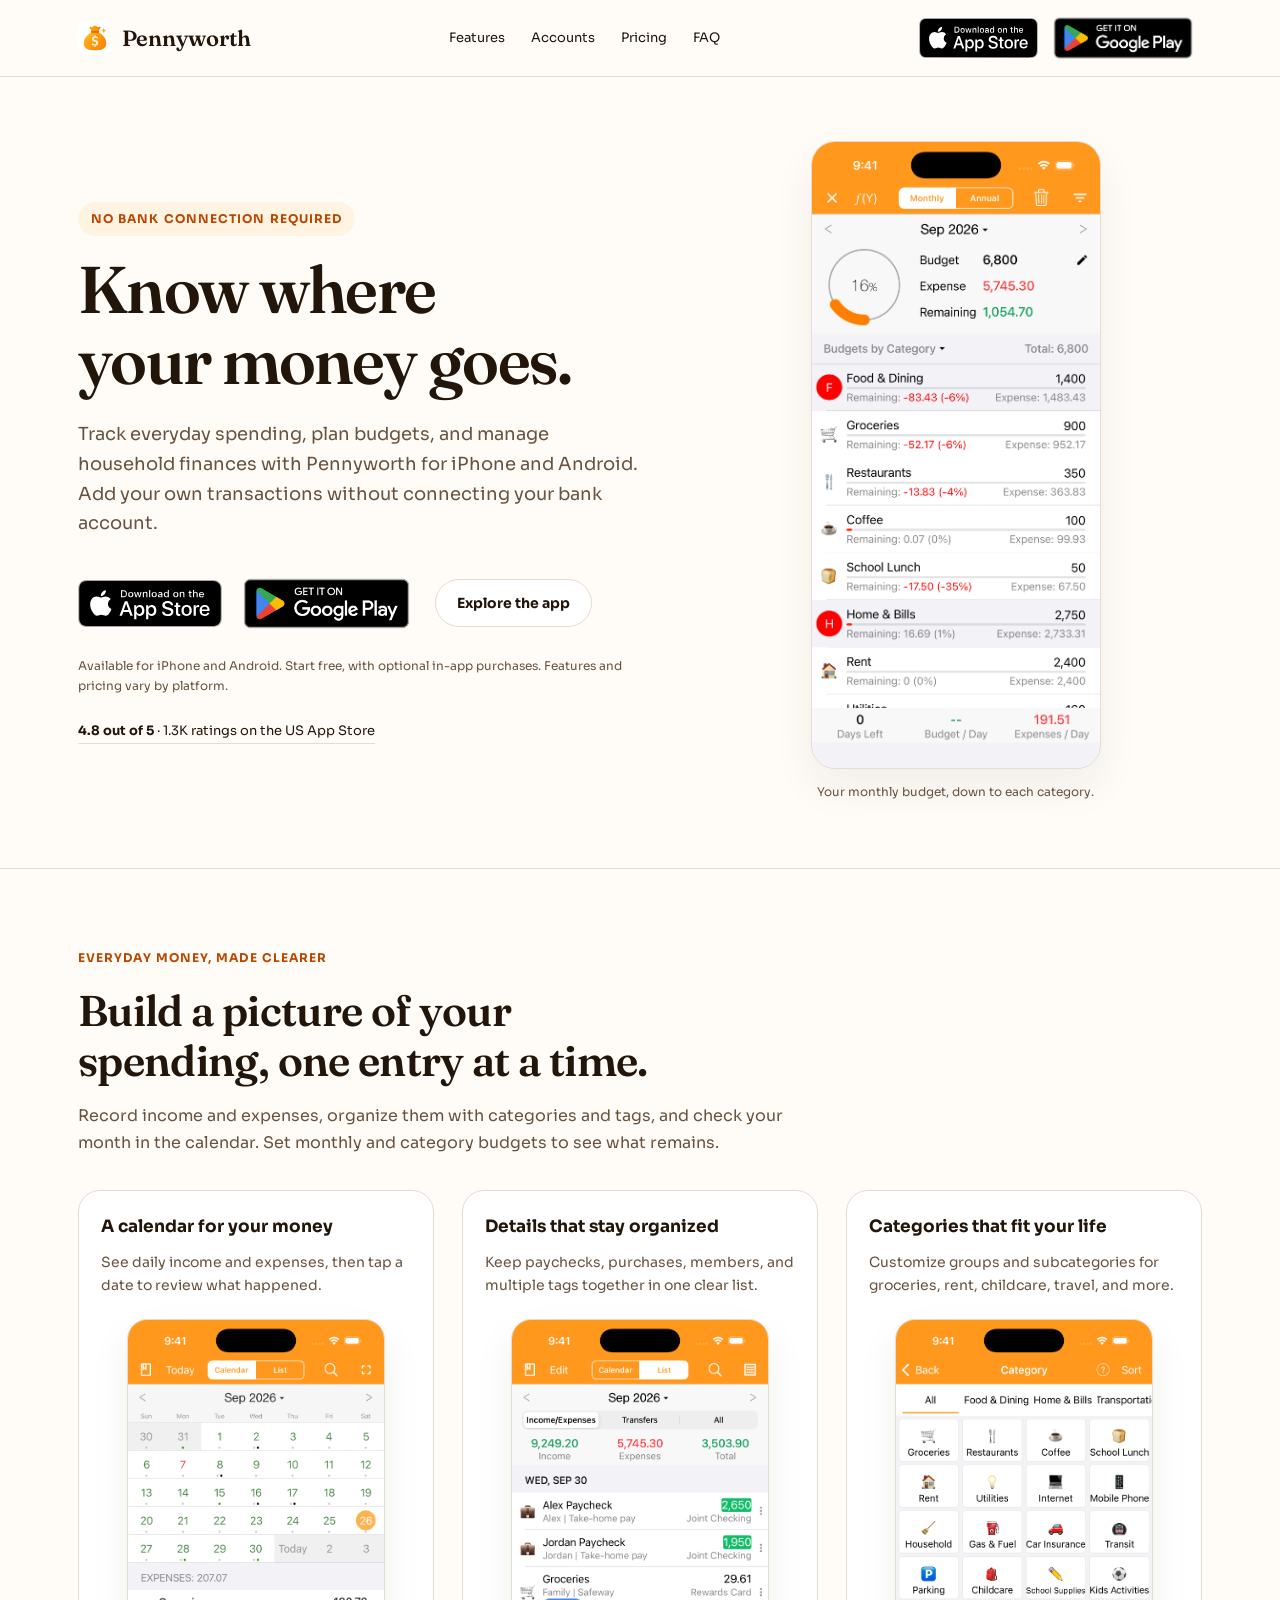
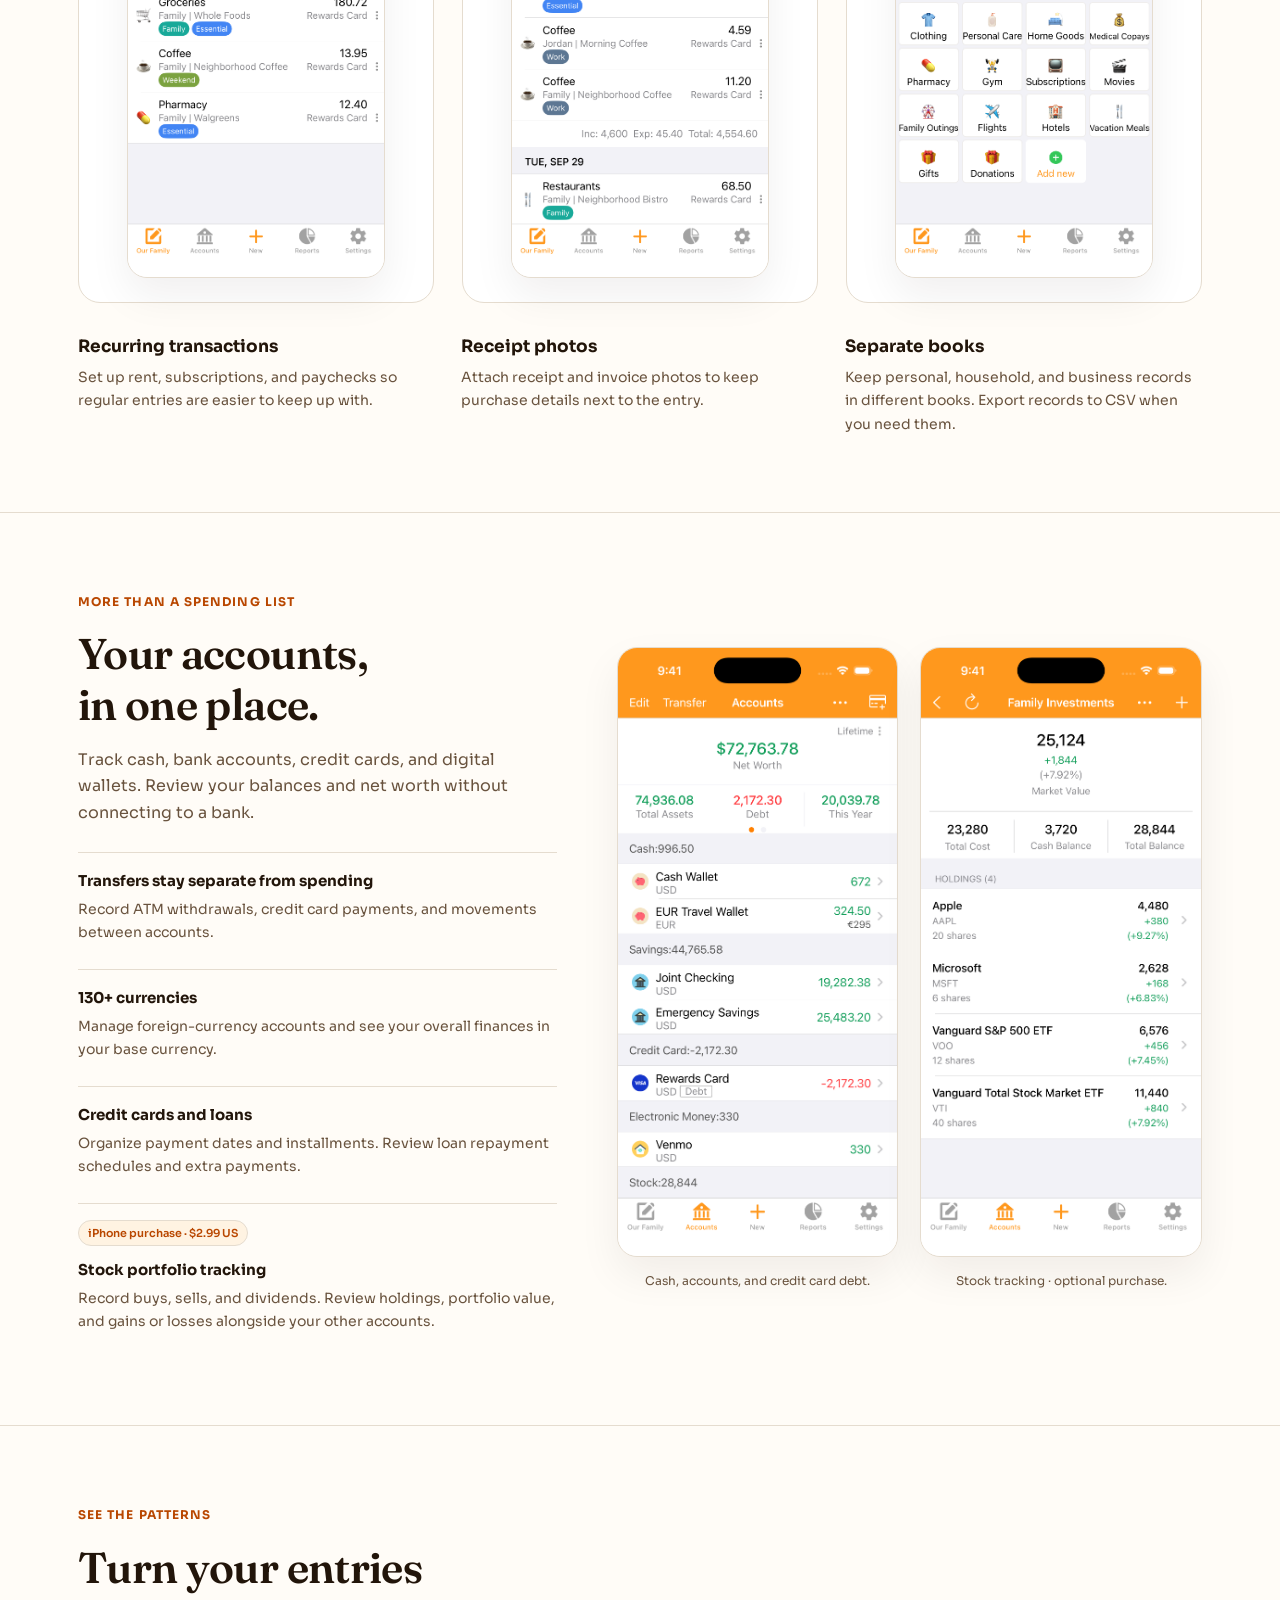
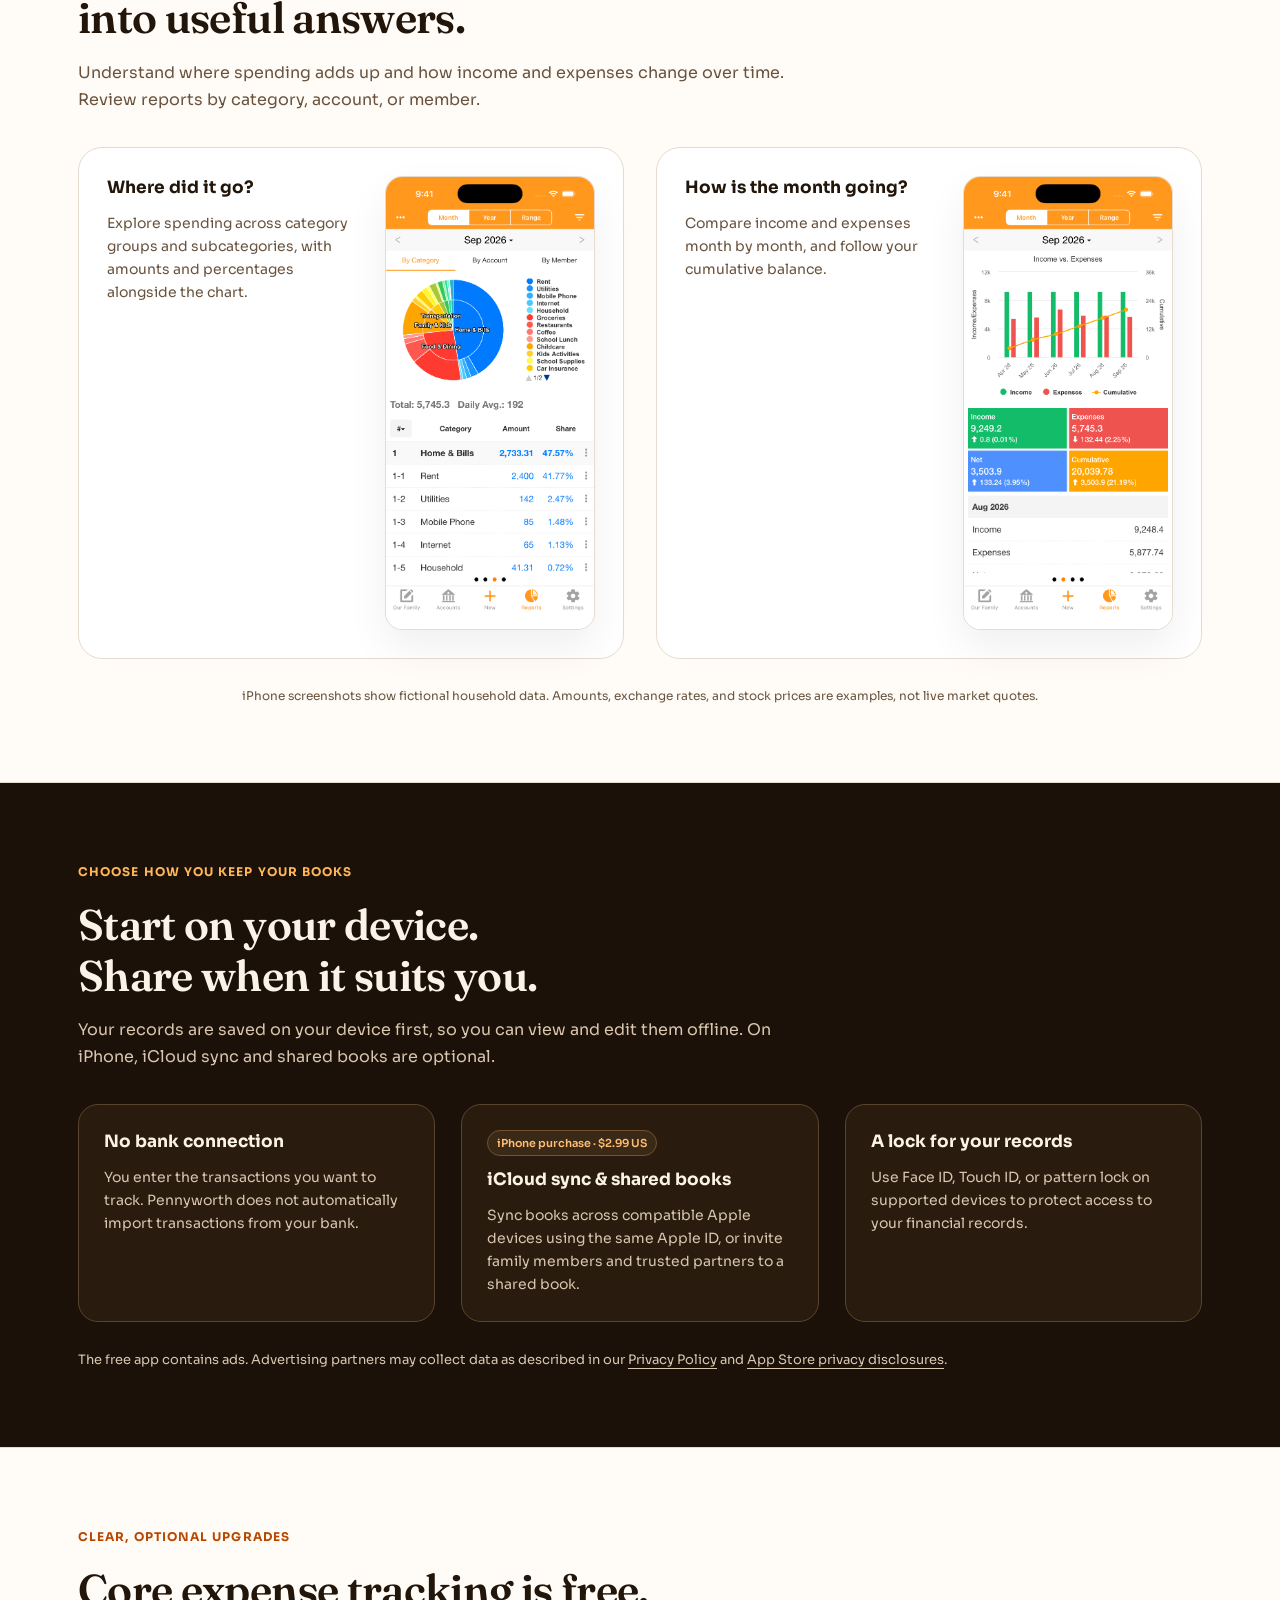
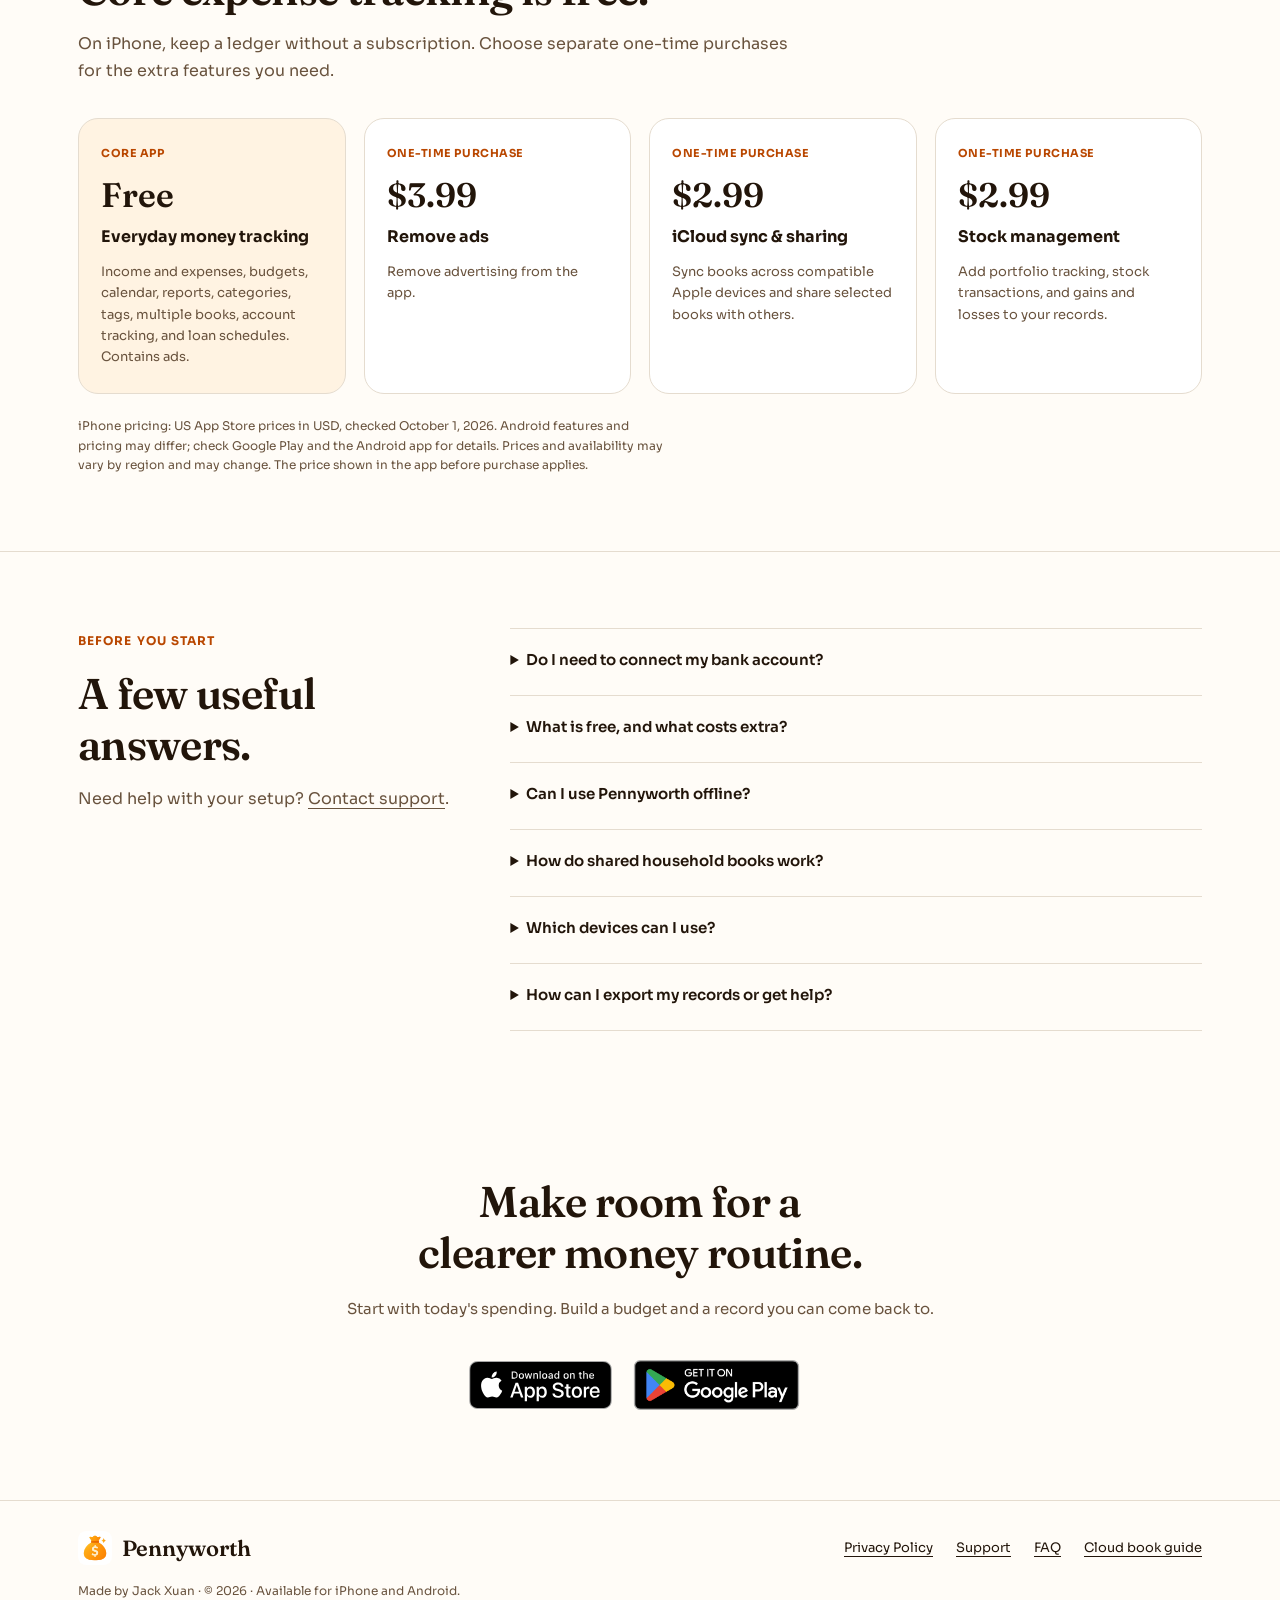
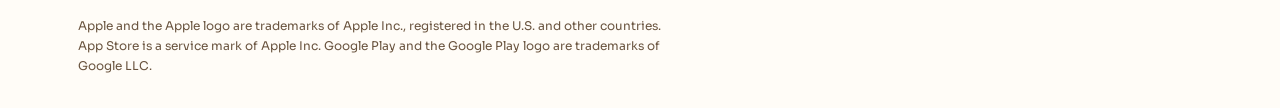
<file: index.html>
<!doctype html>
<html lang="en">
<head>
  <meta charset="utf-8">
  <meta name="viewport" content="width=device-width, initial-scale=1, viewport-fit=cover">
  <title>Pennyworth — Expense Tracking &amp; Budgets, No Bank Connection</title>
  <meta name="description" content="Track spending, plan budgets, and manage household finances with Pennyworth for iPhone and Android. No bank connection required. Start free, with optional in-app purchases.">
  <link rel="canonical" href="https://pennyworth.swalloworkstudio.com/">
  <meta property="og:type" content="website">
  <meta property="og:site_name" content="Pennyworth">
  <meta property="og:title" content="Pennyworth — Know where your money goes">
  <meta property="og:description" content="Everyday spending, household budgets, and your accounts in one place. No bank connection required. Start free on iPhone and Android.">
  <meta property="og:url" content="https://pennyworth.swalloworkstudio.com/">
  <meta property="og:image" content="https://pennyworth.swalloworkstudio.com/assets/pennyworth-icon.png">
  <meta property="og:image:alt" content="Pennyworth app icon">
  <meta name="twitter:card" content="summary">
  <meta name="twitter:title" content="Pennyworth — Know where your money goes">
  <meta name="twitter:description" content="Track spending and plan budgets without connecting your bank account.">
  <meta name="twitter:image" content="https://pennyworth.swalloworkstudio.com/assets/pennyworth-icon.png">
  <meta name="theme-color" content="#FFFCF7">
  <link rel="icon" type="image/png" href="assets/pennyworth-icon.png">
  <link rel="preconnect" href="https://fonts.googleapis.com">
  <link rel="preconnect" href="https://fonts.gstatic.com" crossorigin>
  <link href="https://fonts.googleapis.com/css2?family=Fraunces:opsz,wght@9..144,400;9..144,600&family=Sora:wght@400;500;600;700&display=swap" rel="stylesheet">
  <style>
    :root{color-scheme:light;--bg:#FFFCF7;--surface:#fff;--soft:#FFF3E2;--ink:#22150A;--dim:#69533E;--line:#E5DCCF;--orange:#FF9500;--action:#B94700;--vault:#1B1108;--vault-ink:#FBF3E7;--vault-dim:#D8C6AF;--shadow:0 18px 42px #22150a10;}
    @media(prefers-color-scheme:dark){:root{color-scheme:dark;--bg:#15100A;--surface:#211A12;--soft:#302315;--ink:#FBF3E7;--dim:#D0BDA7;--line:#554431;--action:#FFA733;--shadow:0 18px 42px #0004;}}
    *{box-sizing:border-box}html{scroll-padding-top:110px}body{margin:0;background:var(--bg);color:var(--ink);font:15px/1.65 Sora,-apple-system,BlinkMacSystemFont,"Segoe UI",sans-serif;-webkit-font-smoothing:antialiased}a{color:inherit;text-underline-offset:4px}a:hover{text-decoration-thickness:2px}a:focus-visible,summary:focus-visible{outline:3px solid var(--action);outline-offset:5px}img{max-width:100%;display:block}h1,h2,h3,p{margin:0}h1,h2{font-family:Fraunces,Georgia,serif;font-weight:600;text-wrap:balance}h1{font-size:clamp(42px,5.4vw,66px);line-height:1.08;letter-spacing:-.025em}h2{font-size:clamp(30px,3.5vw,43px);line-height:1.18;letter-spacing:-.015em}h3{font-size:17px;line-height:1.4}p{max-width:65ch}ul{padding-left:20px;margin:18px 0 0}li+li{margin-top:9px}.shell{max-width:1180px;margin:auto;padding-inline:28px}.section{padding-block:76px;border-top:1px solid var(--line)}.section-head{max-width:710px;margin-bottom:34px}.section-head p{margin-top:16px;color:var(--dim);font-size:16px}.eyebrow{display:inline-block;font-size:12px;font-weight:700;letter-spacing:.09em;text-transform:uppercase;color:var(--action);margin-bottom:18px}.muted{color:var(--dim)}.small{font-size:12px}.btn{display:inline-flex;align-items:center;justify-content:center;min-height:48px;padding:12px 21px;border-radius:999px;font-size:14px;font-weight:700;text-align:center;text-decoration:none;line-height:1.4;border:1px solid transparent;transition:transform .15s,background .15s}.btn:hover{transform:translateY(-2px)}.btn-primary{background:var(--action);color:#fff}.btn-secondary{border-color:var(--line);background:var(--surface);color:var(--ink)}.btn-dark{background:var(--vault);color:var(--vault-ink)}.cta-row{display:flex;align-items:center;gap:14px;flex-wrap:wrap}.skip-link{position:fixed;z-index:100;top:8px;left:16px;padding:12px;background:var(--surface);transform:translateY(-160%)}.skip-link:focus{transform:none}
    .nav{position:sticky;top:0;z-index:20;background:var(--bg);border-bottom:1px solid var(--line);padding-top:env(safe-area-inset-top,0px)}.nav-row{display:flex;align-items:center;justify-content:space-between;gap:20px;min-height:76px}.brand{display:inline-flex;align-items:center;gap:10px;font:600 22px Fraunces,Georgia,serif;text-decoration:none;white-space:nowrap}.brand img{width:34px;height:34px;border-radius:8px}.nav-links{display:flex;align-items:center;gap:26px}.nav-links a{font-size:13px;text-decoration:none;padding-block:12px}.download-badges{--badge-height:48px;--play-height:73.2px;display:flex;align-items:center;gap:10px;flex-wrap:wrap;max-width:100%}.store-badge{display:flex;align-items:center;flex-shrink:0;text-decoration:none}.store-badge img{max-width:none;width:auto;object-fit:contain}.apple-badge{padding-block:calc(var(--badge-height)/4)}.apple-badge img{height:var(--badge-height)}.google-badge img{height:var(--play-height)}.nav-download{--badge-height:40px;--play-height:61px;gap:6px;flex-wrap:nowrap}.final-cta .download-badges{justify-content:center}
    .hero{padding-block:64px 66px}.hero-grid{display:grid;grid-template-columns:1.07fr .93fr;gap:64px;align-items:center}.hero .lede{font-size:18px;color:var(--dim);margin:24px 0 28px;max-width:45ch}.hero .eyebrow{background:var(--soft);border-radius:999px;padding:7px 13px}.hero-note{margin-top:16px;font-size:12px;color:var(--dim)}.proof{margin-top:24px;font-size:13px}.proof a{text-decoration:none;border-bottom:1px solid var(--line);padding-bottom:4px}.hero-preview{max-width:290px;margin:auto}.app-shot{width:100%;height:auto;border:1px solid var(--line);border-radius:24px;box-shadow:var(--shadow);background:#fff}.screenshot-link{display:block;text-decoration:none}.screenshot-link:focus-visible{border-radius:24px}.shot-caption{font-size:12px;color:var(--dim);text-align:center;margin-top:13px}.sample-note{font-size:12px;color:var(--dim);text-align:center;max-width:none;margin-top:27px}
    .feature-grid{display:grid;grid-template-columns:repeat(3,minmax(0,1fr));gap:28px}.feature-card{padding:24px 22px;border-radius:22px;border:1px solid var(--line);background:var(--surface)}.feature-card p{font-size:14px;color:var(--dim);margin:12px 0 22px}.feature-card .app-shot{max-width:258px;margin:auto;border-radius:20px}.detail-strip{display:grid;grid-template-columns:repeat(3,minmax(0,1fr));gap:26px;margin-top:32px}.detail-strip p{margin-top:8px;font-size:14px;color:var(--dim)}.split{display:grid;grid-template-columns:.9fr 1.1fr;gap:60px;align-items:center}.split .section-head{margin-bottom:0}.screen-pair{display:grid;grid-template-columns:repeat(2,minmax(0,1fr));gap:22px;align-items:start}.screen-pair .app-shot{border-radius:20px}.screen-pair figcaption{margin-top:14px;color:var(--dim);font-size:12px;text-align:center}.screen-pair figure{margin:0}.paid-label{display:inline-block;font-size:11px;font-weight:600;color:var(--action);background:var(--soft);border:1px solid var(--line);padding:3px 9px;border-radius:999px;margin-bottom:12px}.feature-list{list-style:none;padding:0;margin-top:26px}.feature-list li{padding:16px 0;border-top:1px solid var(--line);font-size:14px;color:var(--dim)}.feature-list strong{display:block;color:var(--ink);font-size:15px;margin-bottom:4px}.reports-grid{display:grid;grid-template-columns:1fr 1fr;gap:32px}.report{display:grid;grid-template-columns:1fr 210px;gap:24px;padding:28px;border:1px solid var(--line);border-radius:24px;background:var(--surface);align-items:start}.report p{margin-top:12px;color:var(--dim);font-size:14px}.report .app-shot{border-radius:17px}
    .trust{background:var(--vault);color:var(--vault-ink)}.trust .eyebrow{color:#FFB657}.trust .section-head p{color:var(--vault-dim)}.trust-grid{display:grid;grid-template-columns:repeat(3,minmax(0,1fr));gap:26px}.trust-card{padding:25px;border:1px solid #59442F;border-radius:20px;background:#291B0E}.trust-card p{font-size:14px;color:var(--vault-dim);margin-top:12px}.trust-card .paid-label{color:#FFBD70;background:#3B2917;border-color:#735131}.trust-note{margin-top:27px;color:var(--vault-dim);font-size:13px;max-width:90ch}.trust a:focus-visible{outline-color:#FFBD70}
    .price-grid{display:grid;grid-template-columns:repeat(4,minmax(0,1fr));gap:18px}.price-card{padding:25px 22px;border:1px solid var(--line);border-radius:20px;background:var(--surface)}.price-card.free{background:var(--soft)}.price-card .tag{font-size:11px;font-weight:700;color:var(--action);text-transform:uppercase;letter-spacing:.05em}.price-card .amount{font:600 34px Fraunces,Georgia,serif;margin:12px 0 10px}.price-card p{font-size:13px;color:var(--dim);margin-top:12px}.price-card h3{font-size:16px}.price-note{font-size:12px;color:var(--dim);margin-top:22px}
    .faq-grid{display:grid;grid-template-columns:.7fr 1.3fr;gap:60px}.faq-list details{border-bottom:1px solid var(--line);padding:19px 0}.faq-list details:first-child{border-top:1px solid var(--line)}.faq-list summary{cursor:pointer;font-size:15px;font-weight:600;min-height:28px;padding-right:10px}.faq-list details p{margin-top:14px;color:var(--dim);font-size:14px}.final-cta{text-align:center;padding-block:70px 78px}.final-cta h2{max-width:18ch;margin:auto}.final-cta p{margin:18px auto 27px;color:var(--dim)}.footer{padding-block:30px 32px;border-top:1px solid var(--line);padding-bottom:max(32px,env(safe-area-inset-bottom,0px))}.foot-row{display:flex;align-items:center;justify-content:space-between;gap:20px;flex-wrap:wrap}.foot-links{display:flex;gap:23px;flex-wrap:wrap;font-size:13px}.footer-note{margin-top:16px;color:var(--dim);font-size:12px}
    @media(prefers-color-scheme:dark){.btn-primary{color:#22150A}.hero .eyebrow,.paid-label{color:#FFBD70}.trust-card .paid-label{color:#FFBD70}}
    @media(max-width:1050px){.hero-grid{gap:38px}.split{gap:36px}.report{grid-template-columns:1fr;padding:24px}.report .screenshot-link{max-width:240px;margin:auto}.nav-links{gap:18px}}
    @media(max-width:800px){.shell{padding-inline:22px}.nav-links .secondary-nav{display:none}.hero-grid,.split,.faq-grid{grid-template-columns:1fr}.hero-grid{gap:38px}.hero-preview{width:260px;max-width:100%}.hero .lede{max-width:52ch}.hero{padding-top:42px}.section{padding-block:52px}.feature-grid{gap:18px}.feature-card{padding:20px 16px}.detail-strip,.trust-grid{grid-template-columns:1fr;gap:20px}.screen-pair{max-width:550px;margin:auto;width:100%}.price-grid{grid-template-columns:repeat(2,minmax(0,1fr))}.faq-grid{gap:28px}.reports-grid{gap:20px}.final-cta{padding-block:54px}}
    @media(max-width:600px){.nav-row{min-height:70px;gap:12px;flex-wrap:wrap;padding-block:12px}.brand{font-size:21px}.nav-links{justify-content:flex-end;gap:18px}.nav-links a{padding-block:4px}.nav-download{width:100%;justify-content:center;order:3}html{scroll-padding-top:160px}.hero{padding-top:34px}.hero .lede{font-size:16px}.hero .cta-row{gap:12px}.hero .btn{width:100%}.feature-grid,.reports-grid,.price-grid{grid-template-columns:1fr}.feature-card{padding:25px}.feature-card .app-shot{max-width:246px}.screen-pair{gap:14px}.screen-pair .app-shot{border-radius:15px}.report{grid-template-columns:1fr;gap:22px}.report .screenshot-link{max-width:246px}.price-card{padding:24px}.foot-row{align-items:flex-start}.foot-links{gap:18px}.sample-note{text-align:left}.hero-note{font-size:12px}.proof{font-size:12px}}
    @media(max-width:360px){.shell{padding-inline:18px}.brand{font-size:19px;gap:8px}.brand img{width:28px;height:28px}.download-badges{--badge-height:40px;--play-height:61px;gap:6px}.nav-row{gap:10px}}
    @media(prefers-reduced-motion:reduce){.btn{transition:none}.btn:hover{transform:none}}
  </style>
</head>
<body>
<a class="skip-link" href="#main">Skip to content</a>
<header class="nav">
  <div class="shell nav-row">
    <a class="brand" href="#top" aria-label="Pennyworth home"><img src="assets/pennyworth-icon.png" width="34" height="34" alt="">Pennyworth</a>
    <nav class="nav-links" aria-label="Main navigation">
      <a class="secondary-nav" href="#features">Features</a><a class="secondary-nav" href="#accounts">Accounts</a><a href="#pricing">Pricing</a><a href="#faq">FAQ</a>
    </nav>
    <div class="download-badges nav-download" aria-label="Download Pennyworth"><a class="store-badge apple-badge" href="https://apps.apple.com/us/app/pennyworth-expense-tracker-app/id954944283" target="_blank" rel="noopener"><img src="assets/badges/app-store.svg" width="120" height="40" alt="Download on the App Store"></a><a class="store-badge google-badge" href="https://play.google.com/store/apps/details?id=com.swalloworkstudio.rakurakukakeibo" target="_blank" rel="noopener"><img src="assets/badges/google-play.png" width="646" height="250" alt="Get it on Google Play"></a></div>
  </div>
</header>
<main id="main">
  <div class="shell" id="top">
    <section class="hero" aria-labelledby="hero-title">
      <div class="hero-grid">
        <div>
          <span class="eyebrow">No bank connection required</span>
          <h1 id="hero-title">Know where your money goes.</h1>
          <p class="lede">Track everyday spending, plan budgets, and manage household finances with Pennyworth for iPhone and Android. Add your own transactions without connecting your bank account.</p>
          <div class="cta-row"><div class="download-badges " aria-label="Download Pennyworth"><a class="store-badge apple-badge" href="https://apps.apple.com/us/app/pennyworth-expense-tracker-app/id954944283" target="_blank" rel="noopener"><img src="assets/badges/app-store.svg" width="120" height="40" alt="Download on the App Store"></a><a class="store-badge google-badge" href="https://play.google.com/store/apps/details?id=com.swalloworkstudio.rakurakukakeibo" target="_blank" rel="noopener"><img src="assets/badges/google-play.png" width="646" height="250" alt="Get it on Google Play"></a></div><a class="btn btn-secondary" href="#features">Explore the app</a></div>
          <p class="hero-note">Available for iPhone and Android. Start free, with optional in-app purchases. Features and pricing vary by platform.</p>
          <p class="proof"><a href="https://apps.apple.com/us/app/pennyworth-expense-tracker-app/id954944283" target="_blank" rel="noopener"><strong>4.8 out of 5</strong> · 1.3K ratings on the US App Store</a></p>
        </div>
        <figure class="hero-preview">
          <a class="screenshot-link" href="assets/screenshots/04-budget.webp" target="_blank" rel="noopener" aria-label="View the full budget screenshot"><img class="app-shot" src="assets/screenshots/04-budget.webp" width="1206" height="2622" alt="Pennyworth September budget: $6,800 planned, $5,745.30 spent, and $1,054.70 remaining, with category budgets below." fetchpriority="high" decoding="async"></a>
          <figcaption class="shot-caption">Your monthly budget, down to each category.</figcaption>
        </figure>
      </div>
    </section>
  </div>
  <section class="section" id="features" aria-labelledby="features-title">
    <div class="shell">
      <div class="section-head"><span class="eyebrow">Everyday money, made clearer</span><h2 id="features-title">Build a picture of your spending, one entry at a time.</h2><p>Record income and expenses, organize them with categories and tags, and check your month in the calendar. Set monthly and category budgets to see what remains.</p></div>
      <div class="feature-grid">
        <article class="feature-card"><h3>A calendar for your money</h3><p>See daily income and expenses, then tap a date to review what happened.</p><a class="screenshot-link" href="assets/screenshots/01-calendar.webp" target="_blank" rel="noopener" aria-label="View the full calendar screenshot"><img class="app-shot" src="assets/screenshots/01-calendar.webp" width="1206" height="2622" alt="September calendar with a selected day showing groceries, coffee, and pharmacy expenses tagged Family, Essential, and Weekend." loading="lazy" decoding="async"></a></article>
        <article class="feature-card"><h3>Details that stay organized</h3><p>Keep paychecks, purchases, members, and multiple tags together in one clear list.</p><a class="screenshot-link" href="assets/screenshots/06-transactions.webp" target="_blank" rel="noopener" aria-label="View the full transaction list screenshot"><img class="app-shot" src="assets/screenshots/06-transactions.webp" width="1206" height="2622" alt="September transaction list with Alex and Jordan's paychecks, everyday purchases, accounts, and tags." loading="lazy" decoding="async"></a></article>
        <article class="feature-card"><h3>Categories that fit your life</h3><p>Customize groups and subcategories for groceries, rent, childcare, travel, and more.</p><a class="screenshot-link" href="assets/screenshots/02-category-selection.webp" target="_blank" rel="noopener" aria-label="View the full category selection screenshot"><img class="app-shot" src="assets/screenshots/02-category-selection.webp" width="1206" height="2622" alt="Expense category picker with category groups and a grid of groceries, restaurants, bills, family, health, entertainment, and travel subcategories." loading="lazy" decoding="async"></a></article>
      </div>
      <div class="detail-strip"><div><h3>Recurring transactions</h3><p>Set up rent, subscriptions, and paychecks so regular entries are easier to keep up with.</p></div><div><h3>Receipt photos</h3><p>Attach receipt and invoice photos to keep purchase details next to the entry.</p></div><div><h3>Separate books</h3><p>Keep personal, household, and business records in different books. Export records to CSV when you need them.</p></div></div>
    </div>
  </section>
  <section class="section" id="accounts" aria-labelledby="accounts-title">
    <div class="shell split">
      <div class="section-head"><span class="eyebrow">More than a spending list</span><h2 id="accounts-title">Your accounts, in one place.</h2><p>Track cash, bank accounts, credit cards, and digital wallets. Review your balances and net worth without connecting to a bank.</p><ul class="feature-list"><li><strong>Transfers stay separate from spending</strong>Record ATM withdrawals, credit card payments, and movements between accounts.</li><li><strong>130+ currencies</strong>Manage foreign-currency accounts and see your overall finances in your base currency.</li><li><strong>Credit cards and loans</strong>Organize payment dates and installments. Review loan repayment schedules and extra payments.</li><li><span class="paid-label">iPhone purchase · $2.99 US</span><strong>Stock portfolio tracking</strong>Record buys, sells, and dividends. Review holdings, portfolio value, and gains or losses alongside your other accounts.</li></ul></div>
      <div class="screen-pair"><figure><a class="screenshot-link" href="assets/screenshots/03-accounts.webp" target="_blank" rel="noopener" aria-label="View the full accounts screenshot"><img class="app-shot" src="assets/screenshots/03-accounts.webp" width="1206" height="2622" alt="Accounts overview showing net worth, cash and euro wallets, checking, savings, a credit card balance, and Venmo." loading="lazy" decoding="async"></a><figcaption>Cash, accounts, and credit card debt.</figcaption></figure><figure><a class="screenshot-link" href="assets/screenshots/05-stock-account.webp" target="_blank" rel="noopener" aria-label="View the full stock account screenshot"><img class="app-shot" src="assets/screenshots/05-stock-account.webp" width="1206" height="2622" alt="Stock account with market value, cost, cash balance, and sample Apple, Microsoft, and ETF holdings." loading="lazy" decoding="async"></a><figcaption>Stock tracking · optional purchase.</figcaption></figure></div>
    </div>
  </section>
  <section class="section" id="reports" aria-labelledby="reports-title">
    <div class="shell">
      <div class="section-head"><span class="eyebrow">See the patterns</span><h2 id="reports-title">Turn your entries into useful answers.</h2><p>Understand where spending adds up and how income and expenses change over time. Review reports by category, account, or member.</p></div>
      <div class="reports-grid"><article class="report"><div><h3>Where did it go?</h3><p>Explore spending across category groups and subcategories, with amounts and percentages alongside the chart.</p></div><a class="screenshot-link" href="assets/screenshots/07-expense-pie.webp" target="_blank" rel="noopener" aria-label="View the full expense chart screenshot"><img class="app-shot" src="assets/screenshots/07-expense-pie.webp" width="1206" height="2622" alt="Two-level September spending pie chart with Home and Bills, Food and Dining, Family and Kids, and a detailed category breakdown." loading="lazy" decoding="async"></a></article><article class="report"><div><h3>How is the month going?</h3><p>Compare income and expenses month by month, and follow your cumulative balance.</p></div><a class="screenshot-link" href="assets/screenshots/08-income-expense-trend.webp" target="_blank" rel="noopener" aria-label="View the full income and expense trend screenshot"><img class="app-shot" src="assets/screenshots/08-income-expense-trend.webp" width="1206" height="2622" alt="April through September income and expense bars with a cumulative balance line and September totals." loading="lazy" decoding="async"></a></article></div>
      <p class="sample-note">iPhone screenshots show fictional household data. Amounts, exchange rates, and stock prices are examples, not live market quotes.</p>
    </div>
  </section>
  <section class="section trust" id="sharing" aria-labelledby="sharing-title">
    <div class="shell">
      <div class="section-head"><span class="eyebrow">Choose how you keep your books</span><h2 id="sharing-title">Start on your device. Share when it suits you.</h2><p>Your records are saved on your device first, so you can view and edit them offline. On iPhone, iCloud sync and shared books are optional.</p></div>
      <div class="trust-grid"><article class="trust-card"><h3>No bank connection</h3><p>You enter the transactions you want to track. Pennyworth does not automatically import transactions from your bank.</p></article><article class="trust-card"><span class="paid-label">iPhone purchase · $2.99 US</span><h3>iCloud sync &amp; shared books</h3><p>Sync books across compatible Apple devices using the same Apple ID, or invite family members and trusted partners to a shared book.</p></article><article class="trust-card"><h3>A lock for your records</h3><p>Use Face ID, Touch ID, or pattern lock on supported devices to protect access to your financial records.</p></article></div>
      <p class="trust-note">The free app contains ads. Advertising partners may collect data as described in our <a href="https://tiantianjizhang.swalloworkstudio.com/privacy_en.html" target="_blank" rel="noopener">Privacy Policy</a> and <a href="https://apps.apple.com/us/app/pennyworth-expense-tracker-app/id954944283" target="_blank" rel="noopener">App Store privacy disclosures</a>.</p>
    </div>
  </section>
  <section class="section" id="pricing" aria-labelledby="pricing-title">
    <div class="shell">
      <div class="section-head"><span class="eyebrow">Clear, optional upgrades</span><h2 id="pricing-title">Core expense tracking is free.</h2><p>On iPhone, keep a ledger without a subscription. Choose separate one-time purchases for the extra features you need.</p></div>
      <div class="price-grid"><article class="price-card free"><div class="tag">Core app</div><div class="amount">Free</div><h3>Everyday money tracking</h3><p>Income and expenses, budgets, calendar, reports, categories, tags, multiple books, account tracking, and loan schedules. Contains ads.</p></article><article class="price-card"><div class="tag">One-time purchase</div><div class="amount">$3.99</div><h3>Remove ads</h3><p>Remove advertising from the app.</p></article><article class="price-card"><div class="tag">One-time purchase</div><div class="amount">$2.99</div><h3>iCloud sync &amp; sharing</h3><p>Sync books across compatible Apple devices and share selected books with others.</p></article><article class="price-card"><div class="tag">One-time purchase</div><div class="amount">$2.99</div><h3>Stock management</h3><p>Add portfolio tracking, stock transactions, and gains and losses to your records.</p></article></div>
      <p class="price-note">iPhone pricing: US App Store prices in USD, checked October 1, 2026. Android features and pricing may differ; check Google Play and the Android app for details. Prices and availability may vary by region and may change. The price shown in the app before purchase applies.</p>
    </div>
  </section>
  <section class="section" id="faq" aria-labelledby="faq-title">
    <div class="shell faq-grid"><div class="section-head"><span class="eyebrow">Before you start</span><h2 id="faq-title">A few useful answers.</h2><p>Need help with your setup? <a href="mailto:swalloworks@gmail.com">Contact support</a>.</p></div><div class="faq-list">
      <details><summary>Do I need to connect my bank account?</summary><p>No. Pennyworth is a manual money tracker. Add transactions yourself and use recurring entries for regular income or bills. It does not automatically pull transactions from your bank.</p></details>
      <details><summary>What is free, and what costs extra?</summary><p>The core app includes recording, budgets, calendar, reports, tags, multiple books, account tracking, and loan schedules. The free app contains ads. Removing ads, iCloud sync and sharing, and stock management are separate optional purchases. See <a href="#pricing">pricing</a> for the current US App Store prices. Android features and purchases may differ; check the Android app for details.</p></details>
      <details><summary>Can I use Pennyworth offline?</summary><p>Yes. Your records are saved on your device first, and you can view and edit them offline. Cloud sync and updates to exchange rates or stock prices need an internet connection.</p></details>
      <details><summary>How do shared household books work?</summary><p>On iPhone, with the iCloud sync and sharing purchase, you can invite other people to a selected book. You can also sync books across compatible Apple devices using the same Apple ID. Read the <a href="manual/cloud-book.html">cloud book guide</a> for setup instructions.</p></details>
      <details><summary>Which devices can I use?</summary><p>Pennyworth is available for <a href="https://play.google.com/store/apps/details?id=com.swalloworkstudio.rakurakukakeibo" target="_blank" rel="noopener">Android on Google Play</a> and for iPhone. The iPhone version requires iOS 15 or later. The compatible iPhone app can also run on Macs with Apple silicon and macOS 12 or later, and on Apple Vision Pro with visionOS 1 or later. Check the <a href="https://apps.apple.com/us/app/pennyworth-expense-tracker-app/id954944283" target="_blank" rel="noopener">App Store listing</a> for current compatibility.</p></details>
      <details><summary>How can I export my records or get help?</summary><p>You can export records to CSV from the app. For questions about purchases, syncing, or using Pennyworth, email <a href="mailto:swalloworks@gmail.com">swalloworks@gmail.com</a>.</p></details>
    </div></div>
  </section>
  <section class="final-cta" aria-labelledby="download-title"><div class="shell"><h2 id="download-title">Make room for a clearer money routine.</h2><p>Start with today's spending. Build a budget and a record you can come back to.</p><div class="download-badges " aria-label="Download Pennyworth"><a class="store-badge apple-badge" href="https://apps.apple.com/us/app/pennyworth-expense-tracker-app/id954944283" target="_blank" rel="noopener"><img src="assets/badges/app-store.svg" width="120" height="40" alt="Download on the App Store"></a><a class="store-badge google-badge" href="https://play.google.com/store/apps/details?id=com.swalloworkstudio.rakurakukakeibo" target="_blank" rel="noopener"><img src="assets/badges/google-play.png" width="646" height="250" alt="Get it on Google Play"></a></div></div></section>
</main>
<footer class="footer"><div class="shell"><div class="foot-row"><a class="brand" href="#top"><img src="assets/pennyworth-icon.png" width="34" height="34" alt="">Pennyworth</a><nav class="foot-links" aria-label="Footer navigation"><a href="https://tiantianjizhang.swalloworkstudio.com/privacy_en.html" target="_blank" rel="noopener">Privacy Policy</a><a href="mailto:swalloworks@gmail.com">Support</a><a href="#faq">FAQ</a><a href="manual/cloud-book.html">Cloud book guide</a></nav></div><p class="footer-note">Made by Jack Xuan · © 2026 · Available for iPhone and Android.</p><p class="footer-note">Apple and the Apple logo are trademarks of Apple Inc., registered in the U.S. and other countries. App Store is a service mark of Apple Inc. Google Play and the Google Play logo are trademarks of Google LLC.</p></div></footer>
</body>
</html>
</file>
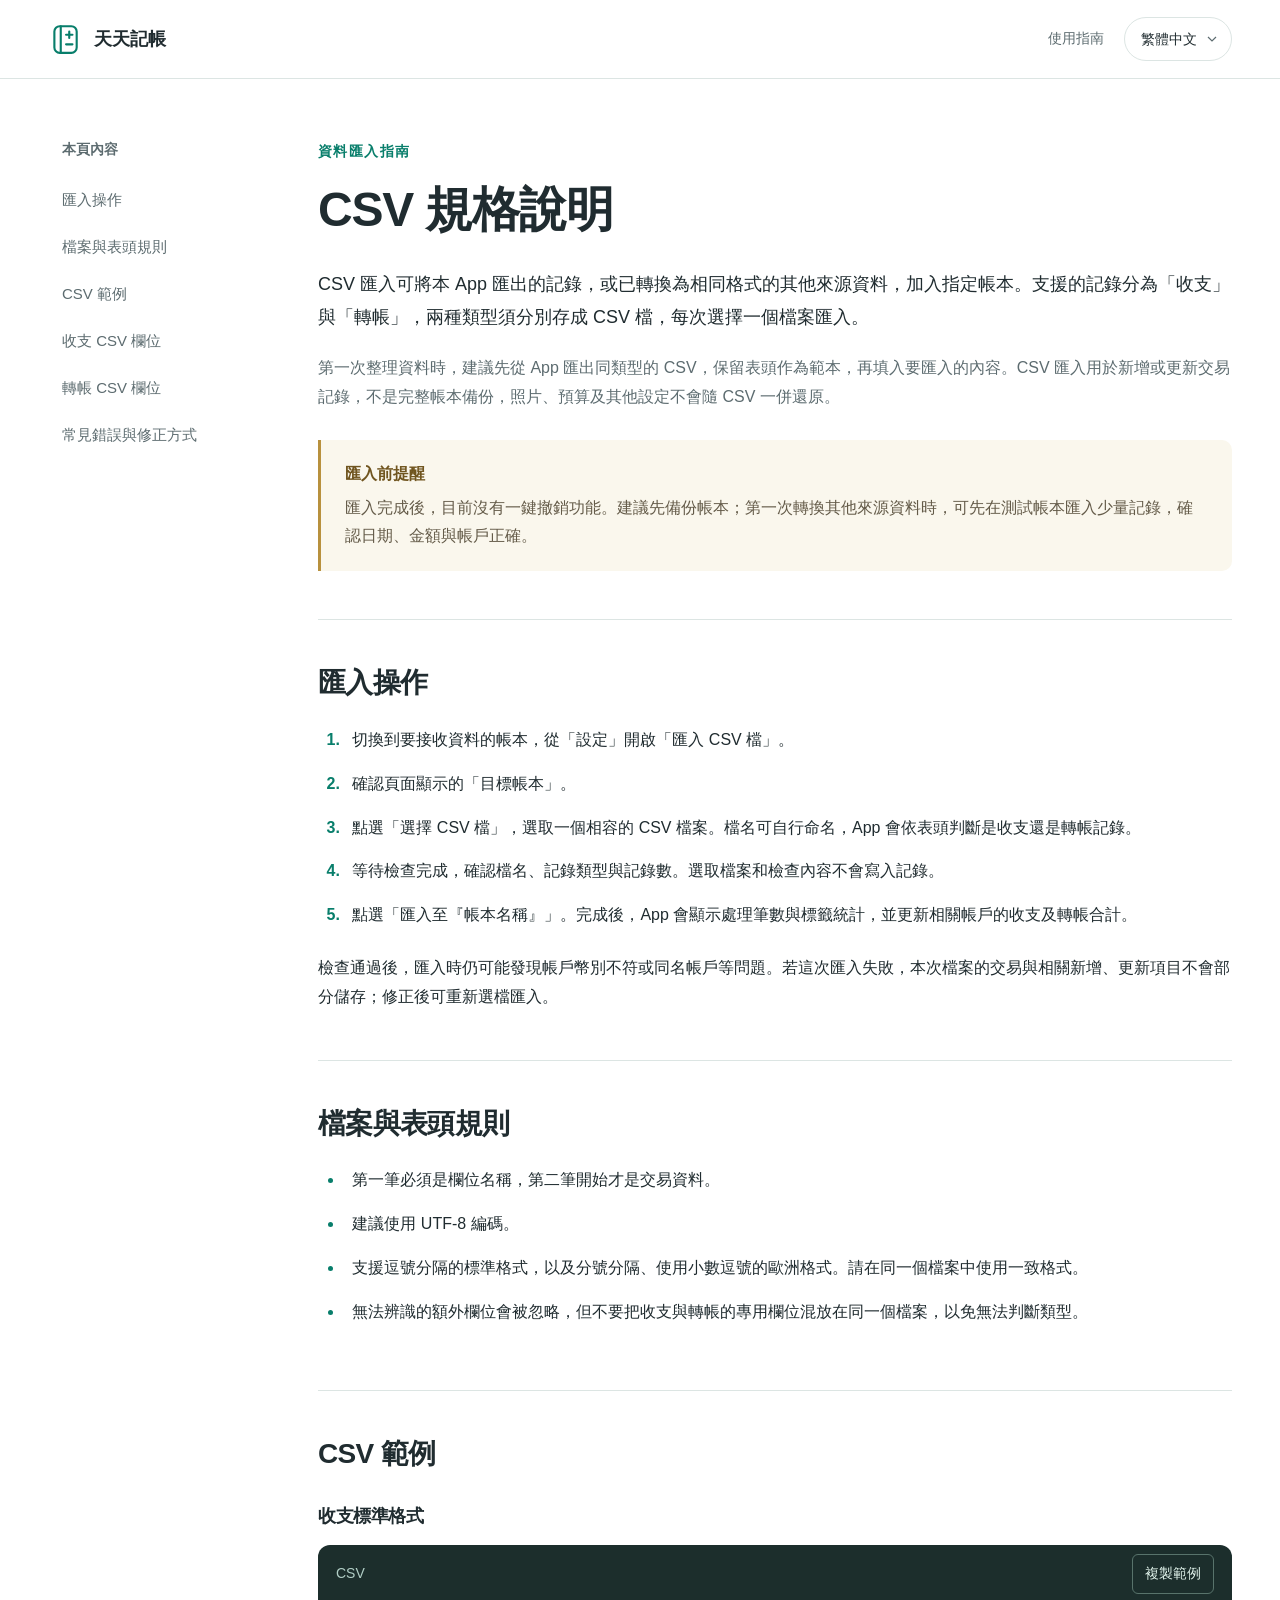
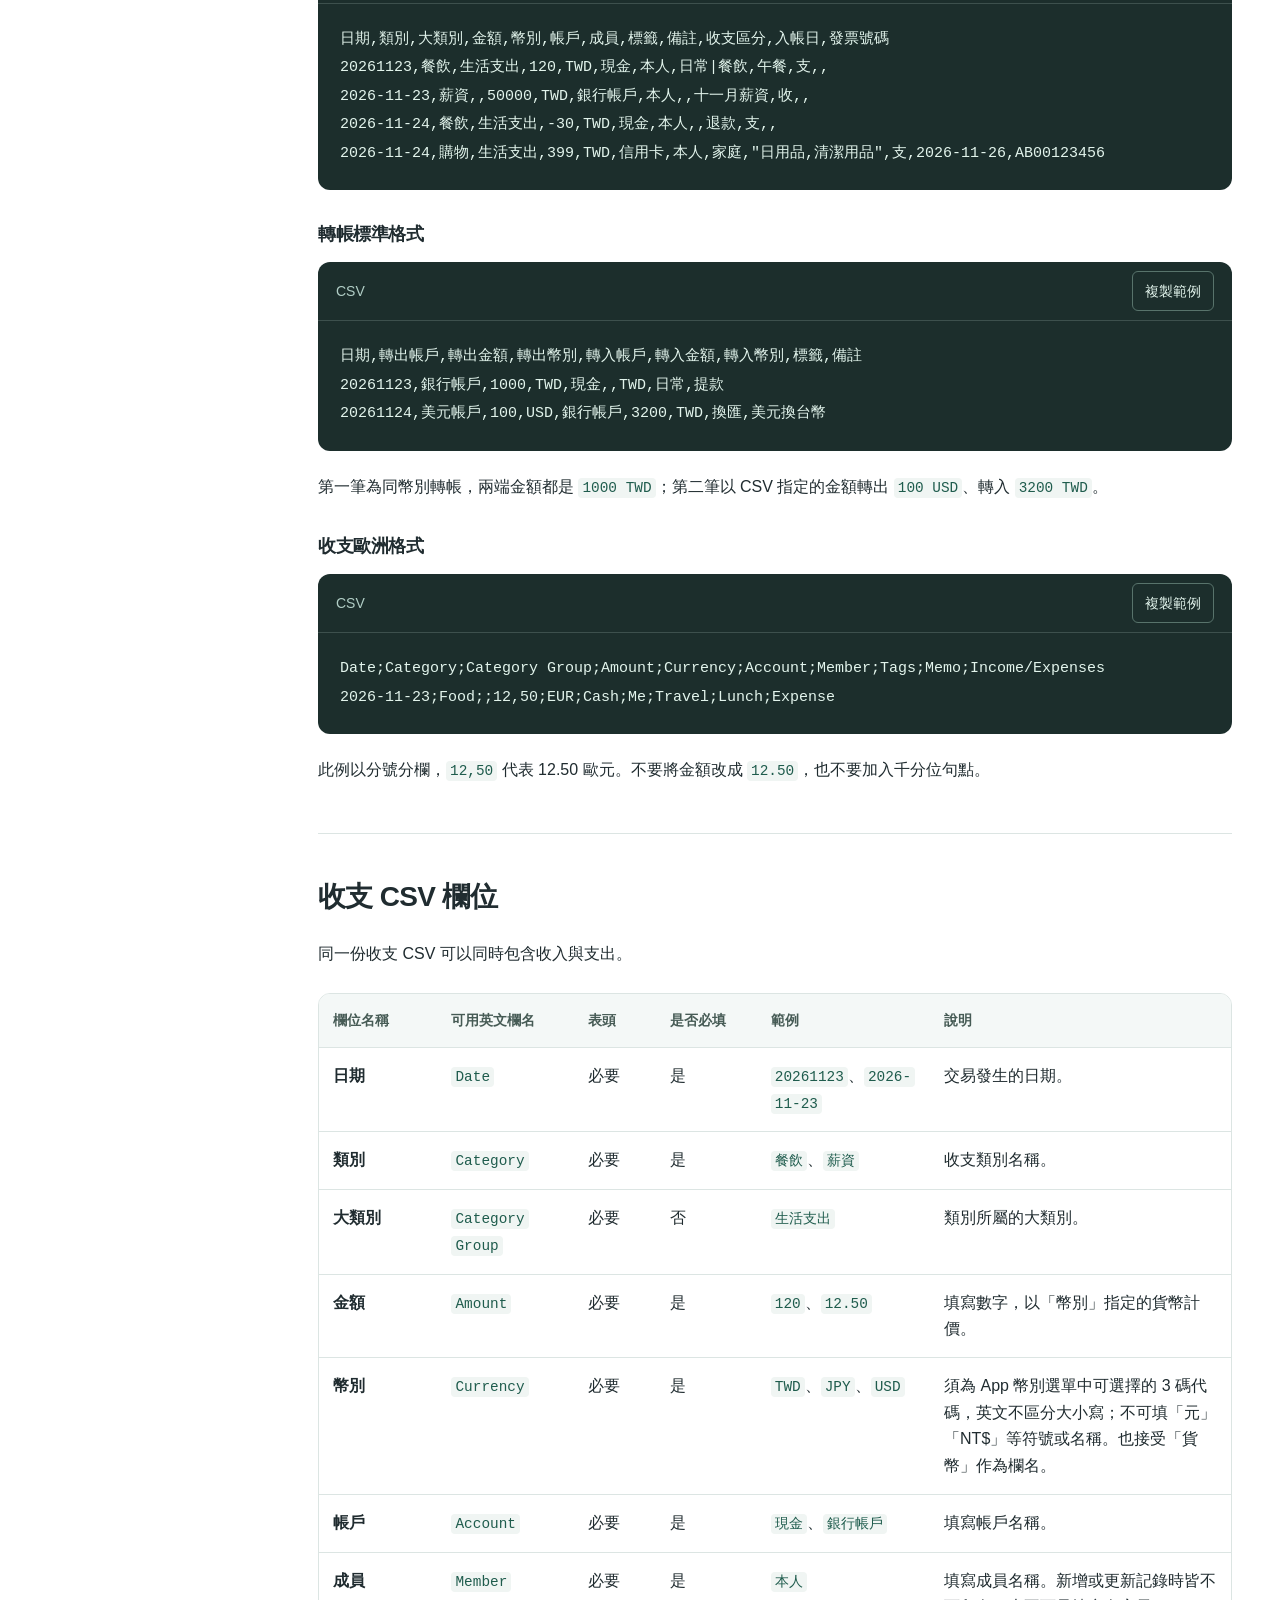
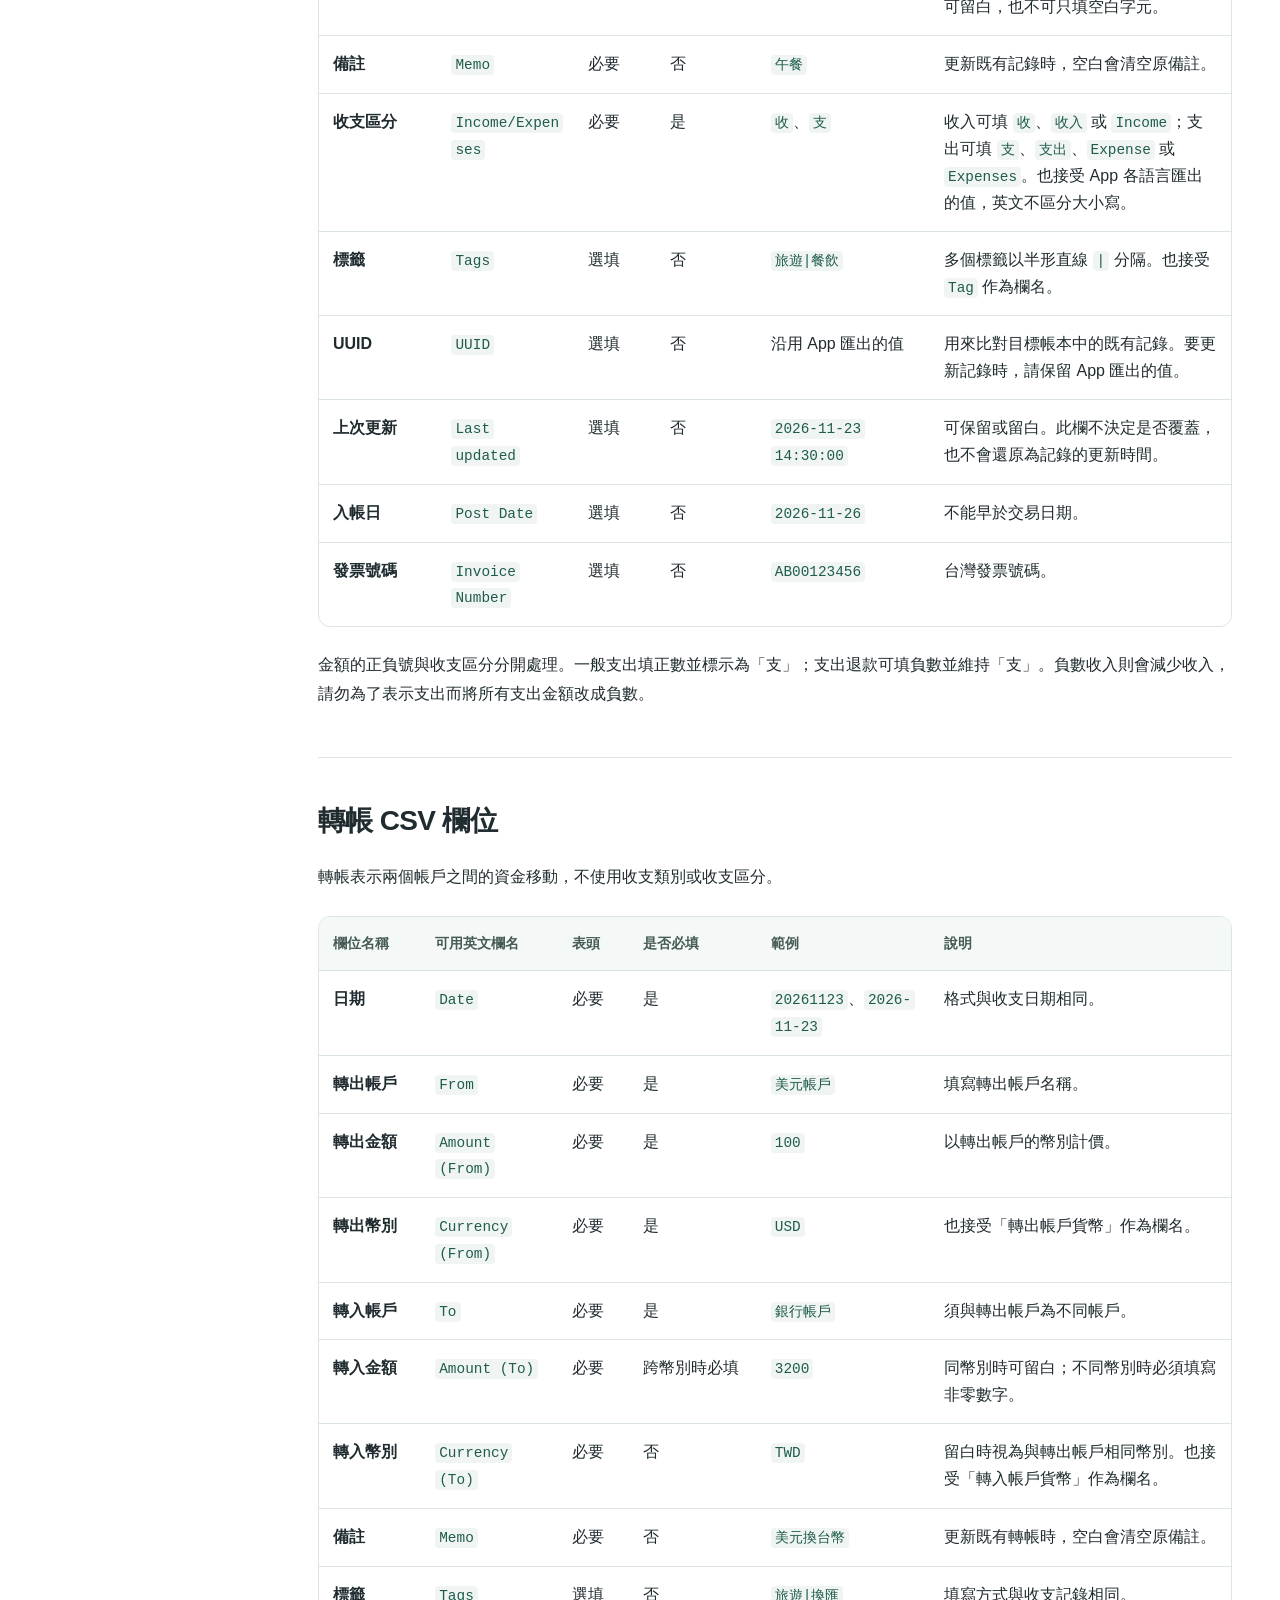
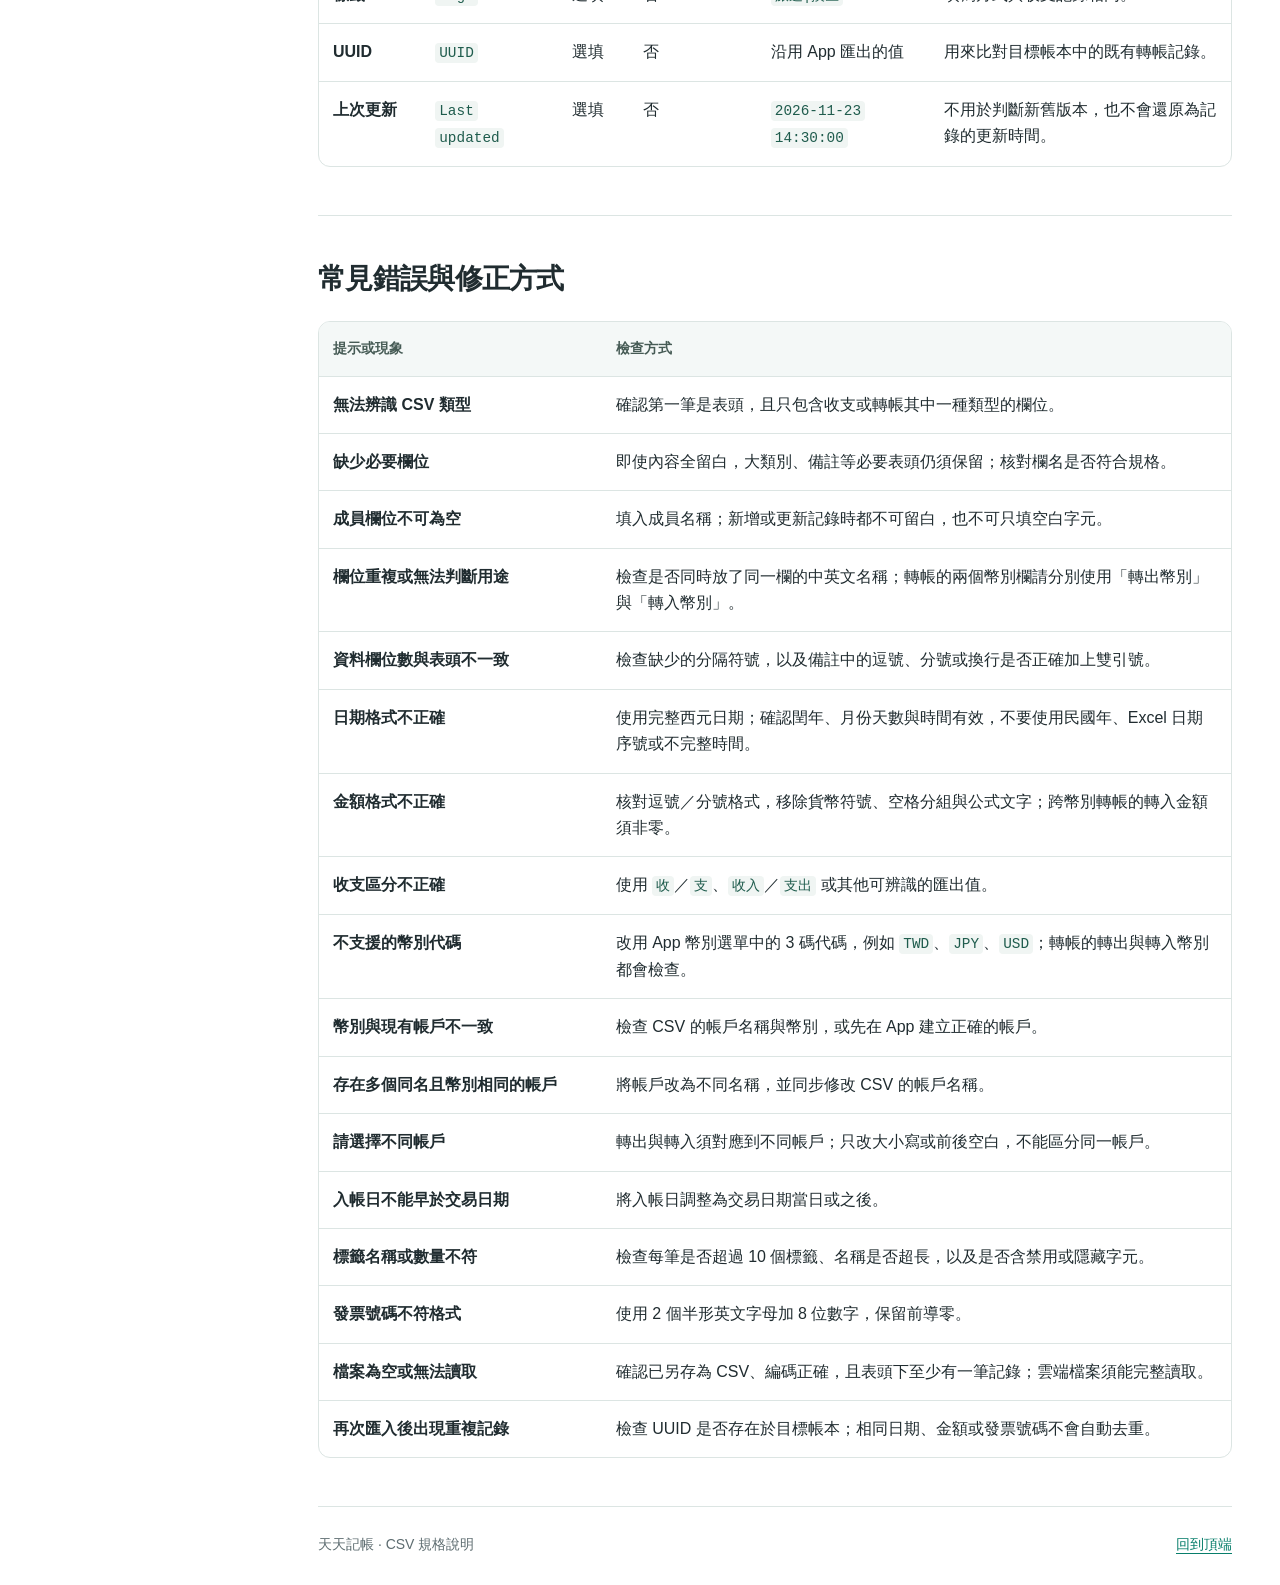
<file: manual-csv/index.html>
<!doctype html>
<html lang="zh-Hant">
<head>
  <meta charset="utf-8">
  <meta name="viewport" content="width=device-width, initial-scale=1">
  <meta name="theme-color" content="#087e6b">
  <meta name="description" content="天天記帳 CSV 匯入說明：匯入操作、收支與轉帳欄位、CSV 範例，以及常見錯誤的修正方式。">
  <title>CSV 規格說明 · 天天記帳</title>
  <link rel="alternate" hreflang="en" href="./en/">
  <link rel="alternate" hreflang="ja" href="./ja/">
  <link rel="alternate" hreflang="zh-Hans" href="./zh-hans/">
  <link rel="alternate" hreflang="zh-Hant" href="./">
  <link rel="alternate" hreflang="ko" href="./ko/">
  <link rel="icon" href="./favicon.svg" type="image/svg+xml">
  <link rel="stylesheet" href="./styles.css">
  <script src="./script.js" defer></script>
</head>
<body id="top">
  <a class="skip-link" href="#content">跳至說明內容</a>
  <header class="site-header"><div class="header-inner">
    <a class="brand" href="#top" aria-label="天天記帳 CSV 規格說明 · 回到頂端">
      <svg viewBox="0 0 32 32" fill="none" aria-hidden="true"><rect x="6" y="4" width="21" height="25" rx="5" stroke="currentColor" stroke-width="2"/><path d="M12 4v25M17 12h6M20 9v6M17 21h6" stroke="currentColor" stroke-width="2" stroke-linecap="round"/></svg>
      <span>天天記帳</span>
    </a><div class="header-tools"><span class="header-label">使用指南</span>
      <div class="language-switch" hidden>
        <label class="sr-only" for="language-select">顯示語言</label>
        <select id="language-select" class="language-select"><option value="./en/" lang="en">English</option><option value="./ja/" lang="ja">日本語</option><option value="./zh-hans/" lang="zh-Hans">简体中文</option><option value="./" lang="zh-Hant" selected>繁體中文</option><option value="./ko/" lang="ko">한국어</option></select>
      </div>
      <div class="language-links" role="group" aria-label="顯示語言"><a href="./en/" lang="en" hreflang="en">English</a><a href="./ja/" lang="ja" hreflang="ja">日本語</a><a href="./zh-hans/" lang="zh-Hans" hreflang="zh-Hans">简体中文</a><a href="./" lang="zh-Hant" hreflang="zh-Hant" aria-current="page">繁體中文</a><a href="./ko/" lang="ko" hreflang="ko">한국어</a></div>
    </div>
  </div></header>
  <div class="page-layout">
    <aside class="sidebar"><nav aria-label="頁內目錄"><span class="nav-label">本頁內容</span><a href="#import">匯入操作</a>
<a href="#file-format">檔案與表頭規則</a>
<a href="#examples">CSV 範例</a>
<a href="#income-expenses">收支 CSV 欄位</a>
<a href="#transfers">轉帳 CSV 欄位</a>
<a href="#troubleshooting">常見錯誤與修正方式</a></nav></aside>
    <main id="content">
      <div class="introduction"><span class="eyebrow">資料匯入指南</span><h1>CSV 規格說明</h1><p>CSV 匯入可將本 App 匯出的記錄，或已轉換為相同格式的其他來源資料，加入指定帳本。支援的記錄分為「收支」與「轉帳」，兩種類型須分別存成 CSV 檔，每次選擇一個檔案匯入。</p>
<p>第一次整理資料時，建議先從 App 匯出同類型的 CSV，保留表頭作為範本，再填入要匯入的內容。CSV 匯入用於新增或更新交易記錄，不是完整帳本備份，照片、預算及其他設定不會隨 CSV 一併還原。</p>
<aside class="notice" aria-label="匯入前提醒"><span class="notice-label">匯入前提醒</span><p>匯入完成後，目前沒有一鍵撤銷功能。建議先備份帳本；第一次轉換其他來源資料時，可先在測試帳本匯入少量記錄，確認日期、金額與帳戶正確。</p></aside></div>
      <section id="import" aria-labelledby="import-title"><h2 id="import-title">匯入操作</h2>
<ol class="steps"><li>切換到要接收資料的帳本，從「設定」開啟「匯入 CSV 檔」。</li><li>確認頁面顯示的「目標帳本」。</li><li>點選「選擇 CSV 檔」，選取一個相容的 CSV 檔案。檔名可自行命名，App 會依表頭判斷是收支還是轉帳記錄。</li><li>等待檢查完成，確認檔名、記錄類型與記錄數。選取檔案和檢查內容不會寫入記錄。</li><li>點選「匯入至『帳本名稱』」。完成後，App 會顯示處理筆數與標籤統計，並更新相關帳戶的收支及轉帳合計。</li></ol>
<p>檢查通過後，匯入時仍可能發現帳戶幣別不符或同名帳戶等問題。若這次匯入失敗，本次檔案的交易與相關新增、更新項目不會部分儲存；修正後可重新選檔匯入。</p>
</section>
<section id="file-format" aria-labelledby="file-format-title"><h2 id="file-format-title">檔案與表頭規則</h2>
<ul class="rules"><li>第一筆必須是欄位名稱，第二筆開始才是交易資料。</li><li>建議使用 UTF-8 編碼。</li><li>支援逗號分隔的標準格式，以及分號分隔、使用小數逗號的歐洲格式。請在同一個檔案中使用一致格式。</li><li>無法辨識的額外欄位會被忽略，但不要把收支與轉帳的專用欄位混放在同一個檔案，以免無法判斷類型。</li></ul>
</section>
<section id="examples" aria-labelledby="examples-title"><h2 id="examples-title">CSV 範例</h2>
<h3>收支標準格式</h3>
<div class="code-example"><div class="code-toolbar"><span>CSV</span><button class="copy-button" type="button" hidden aria-label="複製 CSV 範例">複製範例</button></div><pre tabindex="0" aria-label="CSV 範例內容"><code>日期,類別,大類別,金額,幣別,帳戶,成員,標籤,備註,收支區分,入帳日,發票號碼
20261123,餐飲,生活支出,120,TWD,現金,本人,日常|餐飲,午餐,支,,
2026-11-23,薪資,,50000,TWD,銀行帳戶,本人,,十一月薪資,收,,
2026-11-24,餐飲,生活支出,-30,TWD,現金,本人,,退款,支,,
2026-11-24,購物,生活支出,399,TWD,信用卡,本人,家庭,&quot;日用品,清潔用品&quot;,支,2026-11-26,AB00123456</code></pre></div>
<h3>轉帳標準格式</h3>
<div class="code-example"><div class="code-toolbar"><span>CSV</span><button class="copy-button" type="button" hidden aria-label="複製 CSV 範例">複製範例</button></div><pre tabindex="0" aria-label="CSV 範例內容"><code>日期,轉出帳戶,轉出金額,轉出幣別,轉入帳戶,轉入金額,轉入幣別,標籤,備註
20261123,銀行帳戶,1000,TWD,現金,,TWD,日常,提款
20261124,美元帳戶,100,USD,銀行帳戶,3200,TWD,換匯,美元換台幣</code></pre></div>
<p>第一筆為同幣別轉帳，兩端金額都是 <code>1000 TWD</code>；第二筆以 CSV 指定的金額轉出 <code>100 USD</code>、轉入 <code>3200 TWD</code>。</p>
<h3>收支歐洲格式</h3>
<div class="code-example"><div class="code-toolbar"><span>CSV</span><button class="copy-button" type="button" hidden aria-label="複製 CSV 範例">複製範例</button></div><pre tabindex="0" aria-label="CSV 範例內容"><code>Date;Category;Category Group;Amount;Currency;Account;Member;Tags;Memo;Income/Expenses
2026-11-23;Food;;12,50;EUR;Cash;Me;Travel;Lunch;Expense</code></pre></div>
<p>此例以分號分欄，<code>12,50</code> 代表 12.50 歐元。不要將金額改成 <code>12.50</code>，也不要加入千分位句點。</p>
</section>
<section id="income-expenses" aria-labelledby="income-expenses-title"><h2 id="income-expenses-title">收支 CSV 欄位</h2>
<p>同一份收支 CSV 可以同時包含收入與支出。</p>
<div class="table-wrap"><table class="field-table" role="table"><thead role="rowgroup"><tr role="row"><th scope="col" role="columnheader">欄位名稱</th><th scope="col" role="columnheader">可用英文欄名</th><th scope="col" role="columnheader">表頭</th><th scope="col" role="columnheader">是否必填</th><th scope="col" role="columnheader">範例</th><th scope="col" role="columnheader">說明</th></tr></thead><tbody role="rowgroup"><tr role="row"><th scope="row" role="rowheader">日期</th><td role="cell" data-label="可用英文欄名"><code>Date</code></td><td role="cell" data-label="表頭">必要</td><td role="cell" data-label="是否必填">是</td><td role="cell" data-label="範例"><code>20261123</code>、<code>2026-11-23</code></td><td role="cell" data-label="說明">交易發生的日期。</td></tr><tr role="row"><th scope="row" role="rowheader">類別</th><td role="cell" data-label="可用英文欄名"><code>Category</code></td><td role="cell" data-label="表頭">必要</td><td role="cell" data-label="是否必填">是</td><td role="cell" data-label="範例"><code>餐飲</code>、<code>薪資</code></td><td role="cell" data-label="說明">收支類別名稱。</td></tr><tr role="row"><th scope="row" role="rowheader">大類別</th><td role="cell" data-label="可用英文欄名"><code>Category Group</code></td><td role="cell" data-label="表頭">必要</td><td role="cell" data-label="是否必填">否</td><td role="cell" data-label="範例"><code>生活支出</code></td><td role="cell" data-label="說明">類別所屬的大類別。</td></tr><tr role="row"><th scope="row" role="rowheader">金額</th><td role="cell" data-label="可用英文欄名"><code>Amount</code></td><td role="cell" data-label="表頭">必要</td><td role="cell" data-label="是否必填">是</td><td role="cell" data-label="範例"><code>120</code>、<code>12.50</code></td><td role="cell" data-label="說明">填寫數字，以「幣別」指定的貨幣計價。</td></tr><tr role="row"><th scope="row" role="rowheader">幣別</th><td role="cell" data-label="可用英文欄名"><code>Currency</code></td><td role="cell" data-label="表頭">必要</td><td role="cell" data-label="是否必填">是</td><td role="cell" data-label="範例"><code>TWD</code>、<code>JPY</code>、<code>USD</code></td><td role="cell" data-label="說明">須為 App 幣別選單中可選擇的 3 碼代碼，英文不區分大小寫；不可填「元」「NT$」等符號或名稱。也接受「貨幣」作為欄名。</td></tr><tr role="row"><th scope="row" role="rowheader">帳戶</th><td role="cell" data-label="可用英文欄名"><code>Account</code></td><td role="cell" data-label="表頭">必要</td><td role="cell" data-label="是否必填">是</td><td role="cell" data-label="範例"><code>現金</code>、<code>銀行帳戶</code></td><td role="cell" data-label="說明">填寫帳戶名稱。</td></tr><tr role="row"><th scope="row" role="rowheader">成員</th><td role="cell" data-label="可用英文欄名"><code>Member</code></td><td role="cell" data-label="表頭">必要</td><td role="cell" data-label="是否必填">是</td><td role="cell" data-label="範例"><code>本人</code></td><td role="cell" data-label="說明">填寫成員名稱。新增或更新記錄時皆不可留白，也不可只填空白字元。</td></tr><tr role="row"><th scope="row" role="rowheader">備註</th><td role="cell" data-label="可用英文欄名"><code>Memo</code></td><td role="cell" data-label="表頭">必要</td><td role="cell" data-label="是否必填">否</td><td role="cell" data-label="範例"><code>午餐</code></td><td role="cell" data-label="說明">更新既有記錄時，空白會清空原備註。</td></tr><tr role="row"><th scope="row" role="rowheader">收支區分</th><td role="cell" data-label="可用英文欄名"><code>Income/Expenses</code></td><td role="cell" data-label="表頭">必要</td><td role="cell" data-label="是否必填">是</td><td role="cell" data-label="範例"><code>收</code>、<code>支</code></td><td role="cell" data-label="說明">收入可填 <code>收</code>、<code>收入</code> 或 <code>Income</code>；支出可填 <code>支</code>、<code>支出</code>、<code>Expense</code> 或 <code>Expenses</code>。也接受 App 各語言匯出的值，英文不區分大小寫。</td></tr><tr role="row"><th scope="row" role="rowheader">標籤</th><td role="cell" data-label="可用英文欄名"><code>Tags</code></td><td role="cell" data-label="表頭">選填</td><td role="cell" data-label="是否必填">否</td><td role="cell" data-label="範例"><code>旅遊|餐飲</code></td><td role="cell" data-label="說明">多個標籤以半形直線 <code>|</code> 分隔。也接受 <code>Tag</code> 作為欄名。</td></tr><tr role="row"><th scope="row" role="rowheader">UUID</th><td role="cell" data-label="可用英文欄名"><code>UUID</code></td><td role="cell" data-label="表頭">選填</td><td role="cell" data-label="是否必填">否</td><td role="cell" data-label="範例">沿用 App 匯出的值</td><td role="cell" data-label="說明">用來比對目標帳本中的既有記錄。要更新記錄時，請保留 App 匯出的值。</td></tr><tr role="row"><th scope="row" role="rowheader">上次更新</th><td role="cell" data-label="可用英文欄名"><code>Last updated</code></td><td role="cell" data-label="表頭">選填</td><td role="cell" data-label="是否必填">否</td><td role="cell" data-label="範例"><code>2026-11-23 14:30:00</code></td><td role="cell" data-label="說明">可保留或留白。此欄不決定是否覆蓋，也不會還原為記錄的更新時間。</td></tr><tr role="row"><th scope="row" role="rowheader">入帳日</th><td role="cell" data-label="可用英文欄名"><code>Post Date</code></td><td role="cell" data-label="表頭">選填</td><td role="cell" data-label="是否必填">否</td><td role="cell" data-label="範例"><code>2026-11-26</code></td><td role="cell" data-label="說明">不能早於交易日期。</td></tr><tr role="row"><th scope="row" role="rowheader">發票號碼</th><td role="cell" data-label="可用英文欄名"><code>Invoice Number</code></td><td role="cell" data-label="表頭">選填</td><td role="cell" data-label="是否必填">否</td><td role="cell" data-label="範例"><code>AB00123456</code></td><td role="cell" data-label="說明">台灣發票號碼。</td></tr></tbody></table></div>
<p>金額的正負號與收支區分分開處理。一般支出填正數並標示為「支」；支出退款可填負數並維持「支」。負數收入則會減少收入，請勿為了表示支出而將所有支出金額改成負數。</p>
</section>
<section id="transfers" aria-labelledby="transfers-title"><h2 id="transfers-title">轉帳 CSV 欄位</h2>
<p>轉帳表示兩個帳戶之間的資金移動，不使用收支類別或收支區分。</p>
<div class="table-wrap"><table class="field-table" role="table"><thead role="rowgroup"><tr role="row"><th scope="col" role="columnheader">欄位名稱</th><th scope="col" role="columnheader">可用英文欄名</th><th scope="col" role="columnheader">表頭</th><th scope="col" role="columnheader">是否必填</th><th scope="col" role="columnheader">範例</th><th scope="col" role="columnheader">說明</th></tr></thead><tbody role="rowgroup"><tr role="row"><th scope="row" role="rowheader">日期</th><td role="cell" data-label="可用英文欄名"><code>Date</code></td><td role="cell" data-label="表頭">必要</td><td role="cell" data-label="是否必填">是</td><td role="cell" data-label="範例"><code>20261123</code>、<code>2026-11-23</code></td><td role="cell" data-label="說明">格式與收支日期相同。</td></tr><tr role="row"><th scope="row" role="rowheader">轉出帳戶</th><td role="cell" data-label="可用英文欄名"><code>From</code></td><td role="cell" data-label="表頭">必要</td><td role="cell" data-label="是否必填">是</td><td role="cell" data-label="範例"><code>美元帳戶</code></td><td role="cell" data-label="說明">填寫轉出帳戶名稱。</td></tr><tr role="row"><th scope="row" role="rowheader">轉出金額</th><td role="cell" data-label="可用英文欄名"><code>Amount (From)</code></td><td role="cell" data-label="表頭">必要</td><td role="cell" data-label="是否必填">是</td><td role="cell" data-label="範例"><code>100</code></td><td role="cell" data-label="說明">以轉出帳戶的幣別計價。</td></tr><tr role="row"><th scope="row" role="rowheader">轉出幣別</th><td role="cell" data-label="可用英文欄名"><code>Currency (From)</code></td><td role="cell" data-label="表頭">必要</td><td role="cell" data-label="是否必填">是</td><td role="cell" data-label="範例"><code>USD</code></td><td role="cell" data-label="說明">也接受「轉出帳戶貨幣」作為欄名。</td></tr><tr role="row"><th scope="row" role="rowheader">轉入帳戶</th><td role="cell" data-label="可用英文欄名"><code>To</code></td><td role="cell" data-label="表頭">必要</td><td role="cell" data-label="是否必填">是</td><td role="cell" data-label="範例"><code>銀行帳戶</code></td><td role="cell" data-label="說明">須與轉出帳戶為不同帳戶。</td></tr><tr role="row"><th scope="row" role="rowheader">轉入金額</th><td role="cell" data-label="可用英文欄名"><code>Amount (To)</code></td><td role="cell" data-label="表頭">必要</td><td role="cell" data-label="是否必填">跨幣別時必填</td><td role="cell" data-label="範例"><code>3200</code></td><td role="cell" data-label="說明">同幣別時可留白；不同幣別時必須填寫非零數字。</td></tr><tr role="row"><th scope="row" role="rowheader">轉入幣別</th><td role="cell" data-label="可用英文欄名"><code>Currency (To)</code></td><td role="cell" data-label="表頭">必要</td><td role="cell" data-label="是否必填">否</td><td role="cell" data-label="範例"><code>TWD</code></td><td role="cell" data-label="說明">留白時視為與轉出帳戶相同幣別。也接受「轉入帳戶貨幣」作為欄名。</td></tr><tr role="row"><th scope="row" role="rowheader">備註</th><td role="cell" data-label="可用英文欄名"><code>Memo</code></td><td role="cell" data-label="表頭">必要</td><td role="cell" data-label="是否必填">否</td><td role="cell" data-label="範例"><code>美元換台幣</code></td><td role="cell" data-label="說明">更新既有轉帳時，空白會清空原備註。</td></tr><tr role="row"><th scope="row" role="rowheader">標籤</th><td role="cell" data-label="可用英文欄名"><code>Tags</code></td><td role="cell" data-label="表頭">選填</td><td role="cell" data-label="是否必填">否</td><td role="cell" data-label="範例"><code>旅遊|換匯</code></td><td role="cell" data-label="說明">填寫方式與收支記錄相同。</td></tr><tr role="row"><th scope="row" role="rowheader">UUID</th><td role="cell" data-label="可用英文欄名"><code>UUID</code></td><td role="cell" data-label="表頭">選填</td><td role="cell" data-label="是否必填">否</td><td role="cell" data-label="範例">沿用 App 匯出的值</td><td role="cell" data-label="說明">用來比對目標帳本中的既有轉帳記錄。</td></tr><tr role="row"><th scope="row" role="rowheader">上次更新</th><td role="cell" data-label="可用英文欄名"><code>Last updated</code></td><td role="cell" data-label="表頭">選填</td><td role="cell" data-label="是否必填">否</td><td role="cell" data-label="範例"><code>2026-11-23 14:30:00</code></td><td role="cell" data-label="說明">不用於判斷新舊版本，也不會還原為記錄的更新時間。</td></tr></tbody></table></div>
</section>
<section id="troubleshooting" aria-labelledby="troubleshooting-title"><h2 id="troubleshooting-title">常見錯誤與修正方式</h2>
<div class="table-wrap"><table class="error-table" role="table"><thead role="rowgroup"><tr role="row"><th scope="col" role="columnheader">提示或現象</th><th scope="col" role="columnheader">檢查方式</th></tr></thead><tbody role="rowgroup"><tr role="row"><th scope="row" role="rowheader">無法辨識 CSV 類型</th><td role="cell" data-label="檢查方式">確認第一筆是表頭，且只包含收支或轉帳其中一種類型的欄位。</td></tr><tr role="row"><th scope="row" role="rowheader">缺少必要欄位</th><td role="cell" data-label="檢查方式">即使內容全留白，大類別、備註等必要表頭仍須保留；核對欄名是否符合規格。</td></tr><tr role="row"><th scope="row" role="rowheader">成員欄位不可為空</th><td role="cell" data-label="檢查方式">填入成員名稱；新增或更新記錄時都不可留白，也不可只填空白字元。</td></tr><tr role="row"><th scope="row" role="rowheader">欄位重複或無法判斷用途</th><td role="cell" data-label="檢查方式">檢查是否同時放了同一欄的中英文名稱；轉帳的兩個幣別欄請分別使用「轉出幣別」與「轉入幣別」。</td></tr><tr role="row"><th scope="row" role="rowheader">資料欄位數與表頭不一致</th><td role="cell" data-label="檢查方式">檢查缺少的分隔符號，以及備註中的逗號、分號或換行是否正確加上雙引號。</td></tr><tr role="row"><th scope="row" role="rowheader">日期格式不正確</th><td role="cell" data-label="檢查方式">使用完整西元日期；確認閏年、月份天數與時間有效，不要使用民國年、Excel 日期序號或不完整時間。</td></tr><tr role="row"><th scope="row" role="rowheader">金額格式不正確</th><td role="cell" data-label="檢查方式">核對逗號／分號格式，移除貨幣符號、空格分組與公式文字；跨幣別轉帳的轉入金額須非零。</td></tr><tr role="row"><th scope="row" role="rowheader">收支區分不正確</th><td role="cell" data-label="檢查方式">使用 <code>收</code>／<code>支</code>、<code>收入</code>／<code>支出</code> 或其他可辨識的匯出值。</td></tr><tr role="row"><th scope="row" role="rowheader">不支援的幣別代碼</th><td role="cell" data-label="檢查方式">改用 App 幣別選單中的 3 碼代碼，例如 <code>TWD</code>、<code>JPY</code>、<code>USD</code>；轉帳的轉出與轉入幣別都會檢查。</td></tr><tr role="row"><th scope="row" role="rowheader">幣別與現有帳戶不一致</th><td role="cell" data-label="檢查方式">檢查 CSV 的帳戶名稱與幣別，或先在 App 建立正確的帳戶。</td></tr><tr role="row"><th scope="row" role="rowheader">存在多個同名且幣別相同的帳戶</th><td role="cell" data-label="檢查方式">將帳戶改為不同名稱，並同步修改 CSV 的帳戶名稱。</td></tr><tr role="row"><th scope="row" role="rowheader">請選擇不同帳戶</th><td role="cell" data-label="檢查方式">轉出與轉入須對應到不同帳戶；只改大小寫或前後空白，不能區分同一帳戶。</td></tr><tr role="row"><th scope="row" role="rowheader">入帳日不能早於交易日期</th><td role="cell" data-label="檢查方式">將入帳日調整為交易日期當日或之後。</td></tr><tr role="row"><th scope="row" role="rowheader">標籤名稱或數量不符</th><td role="cell" data-label="檢查方式">檢查每筆是否超過 10 個標籤、名稱是否超長，以及是否含禁用或隱藏字元。</td></tr><tr role="row"><th scope="row" role="rowheader">發票號碼不符格式</th><td role="cell" data-label="檢查方式">使用 2 個半形英文字母加 8 位數字，保留前導零。</td></tr><tr role="row"><th scope="row" role="rowheader">檔案為空或無法讀取</th><td role="cell" data-label="檢查方式">確認已另存為 CSV、編碼正確，且表頭下至少有一筆記錄；雲端檔案須能完整讀取。</td></tr><tr role="row"><th scope="row" role="rowheader">再次匯入後出現重複記錄</th><td role="cell" data-label="檢查方式">檢查 UUID 是否存在於目標帳本；相同日期、金額或發票號碼不會自動去重。</td></tr></tbody></table></div>
</section>
      <footer><span>天天記帳 · CSV 規格說明</span><a href="#top">回到頂端</a></footer>
    </main>
  </div>
  <div class="sr-only" role="status" aria-live="polite" id="copy-status"></div>
</body>
</html>
</file>
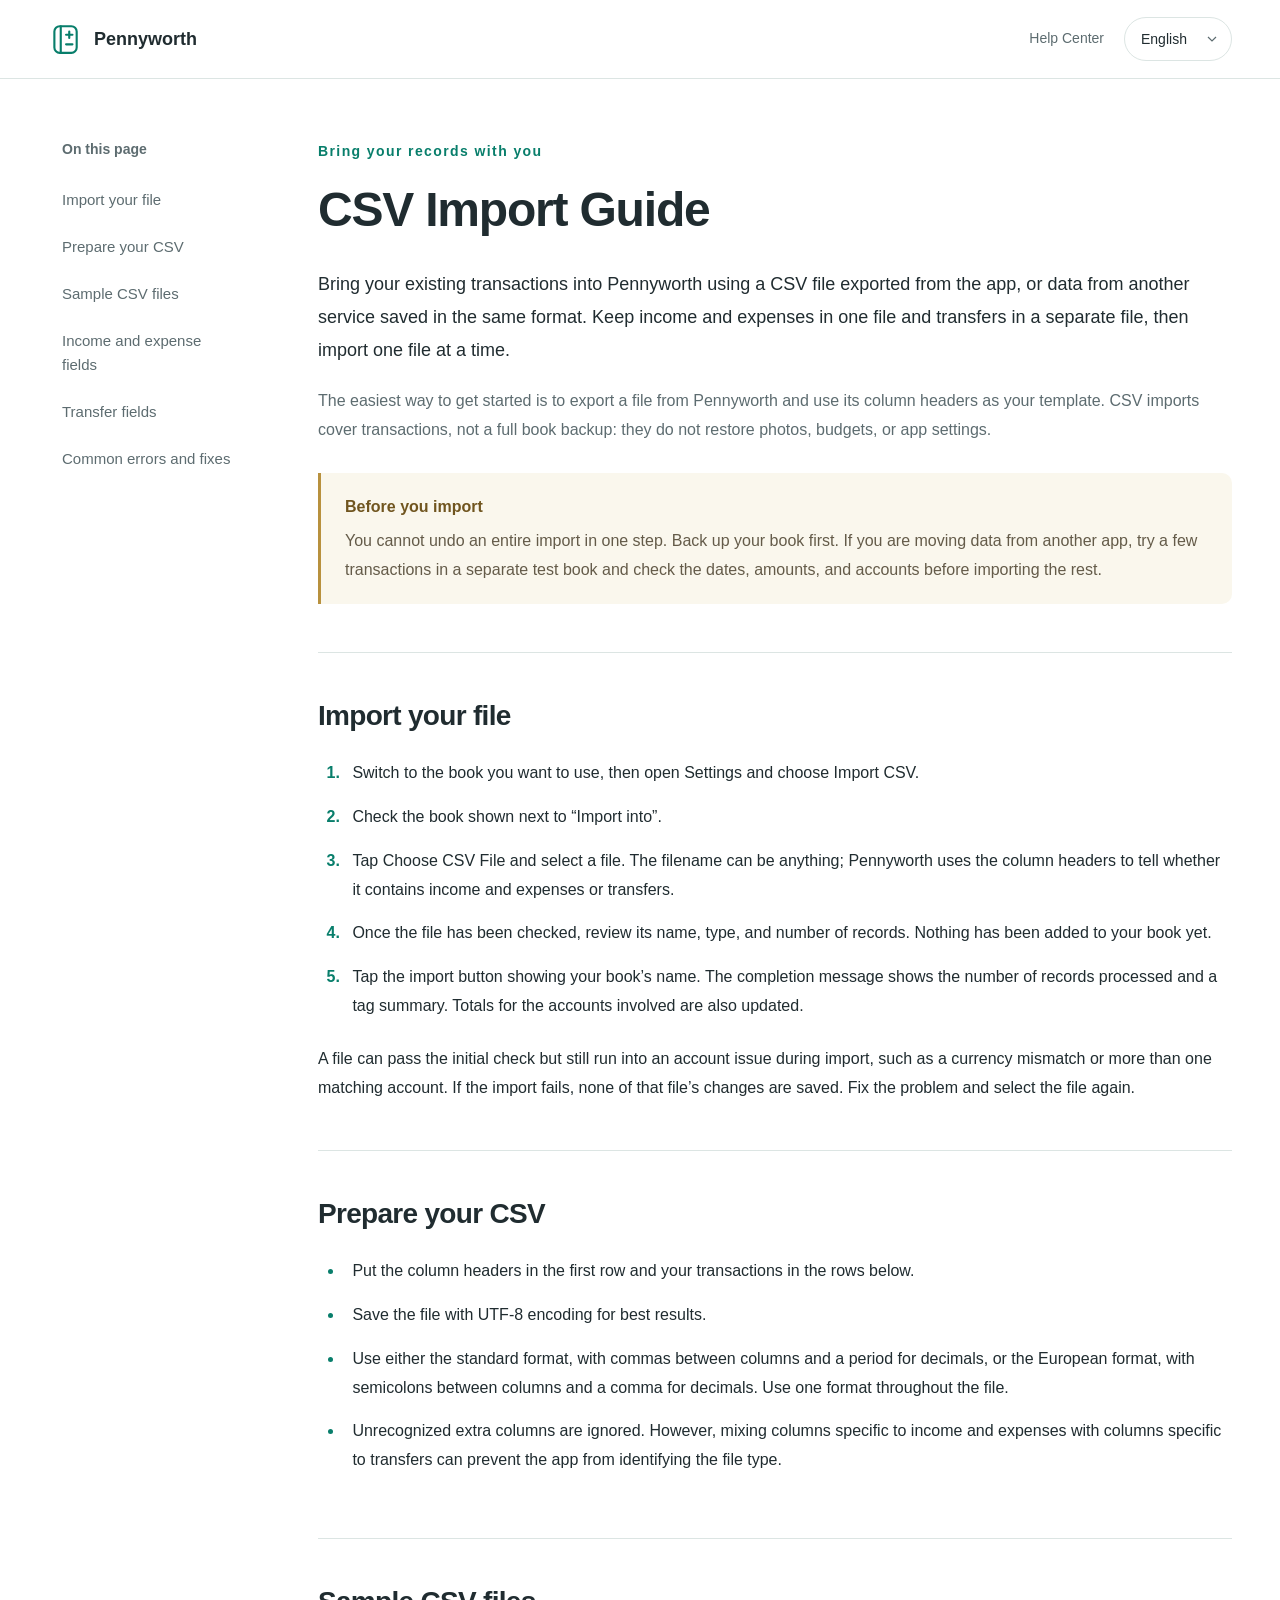
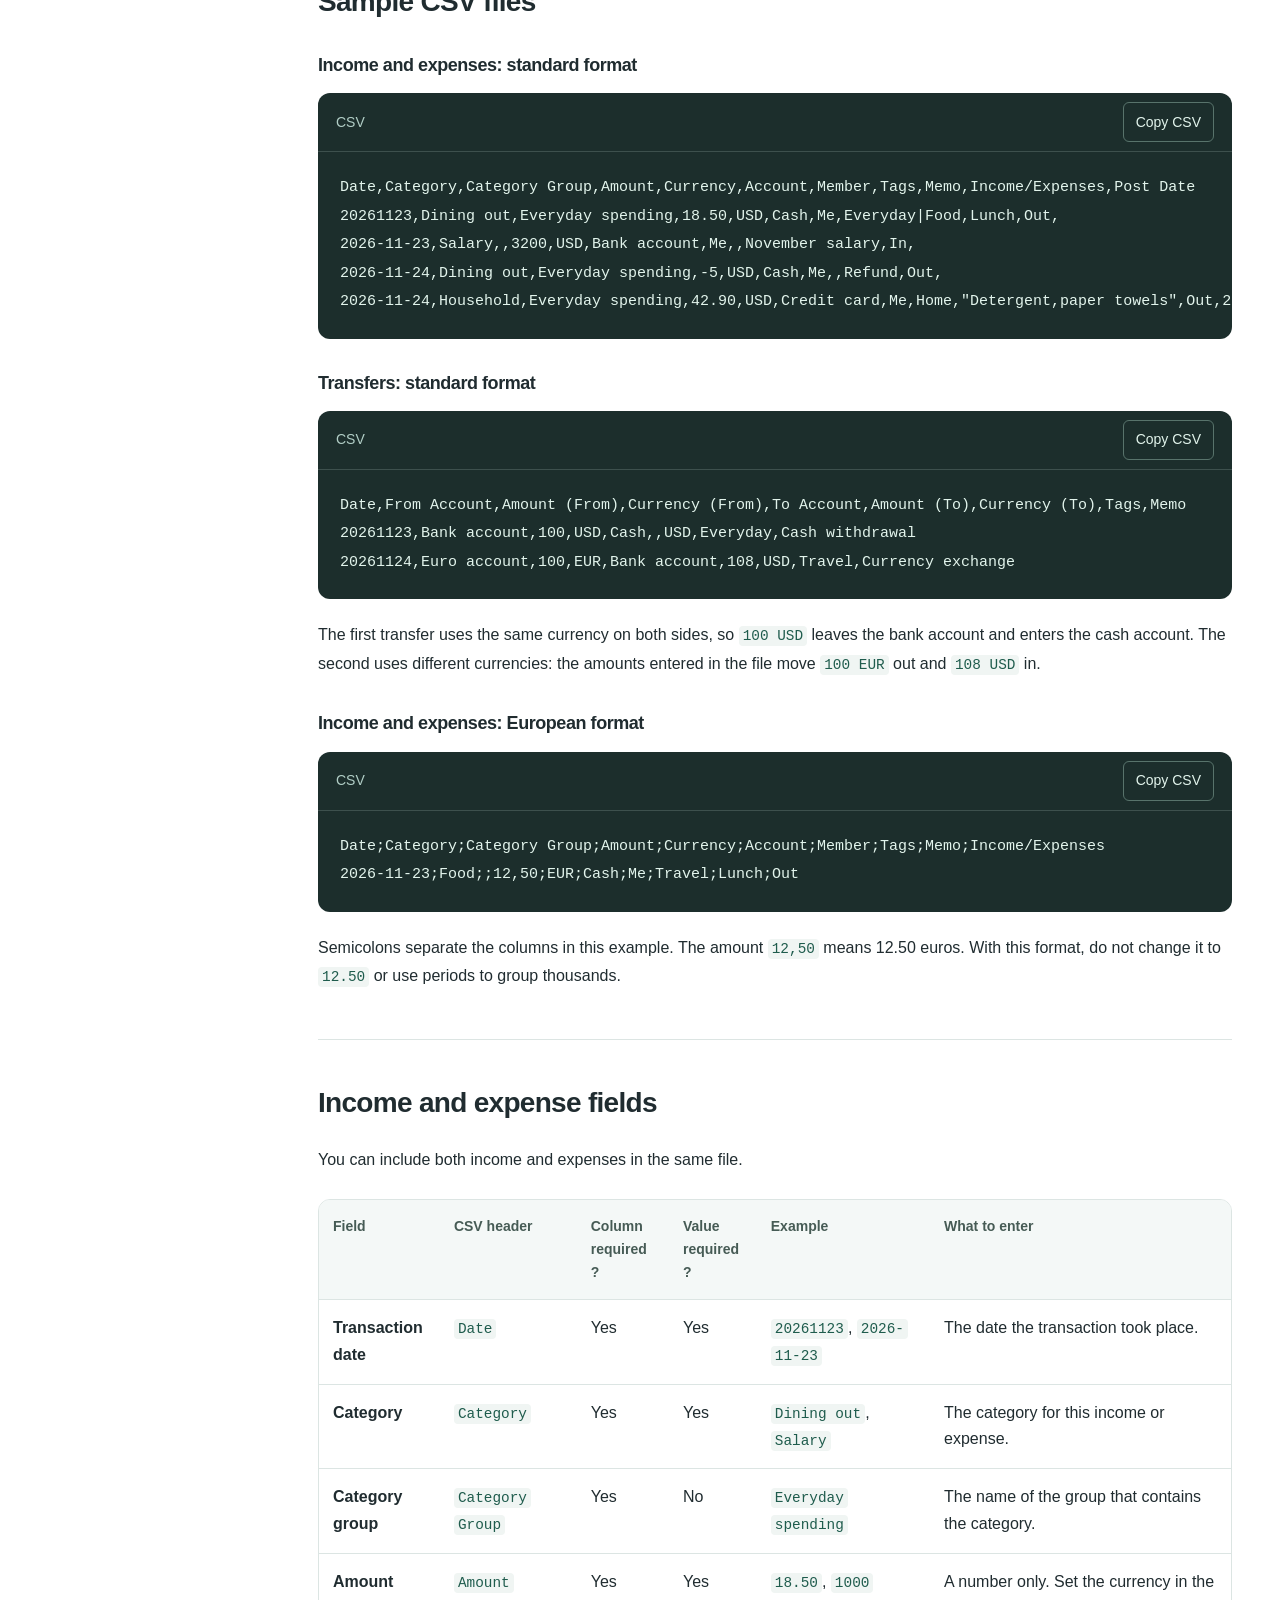
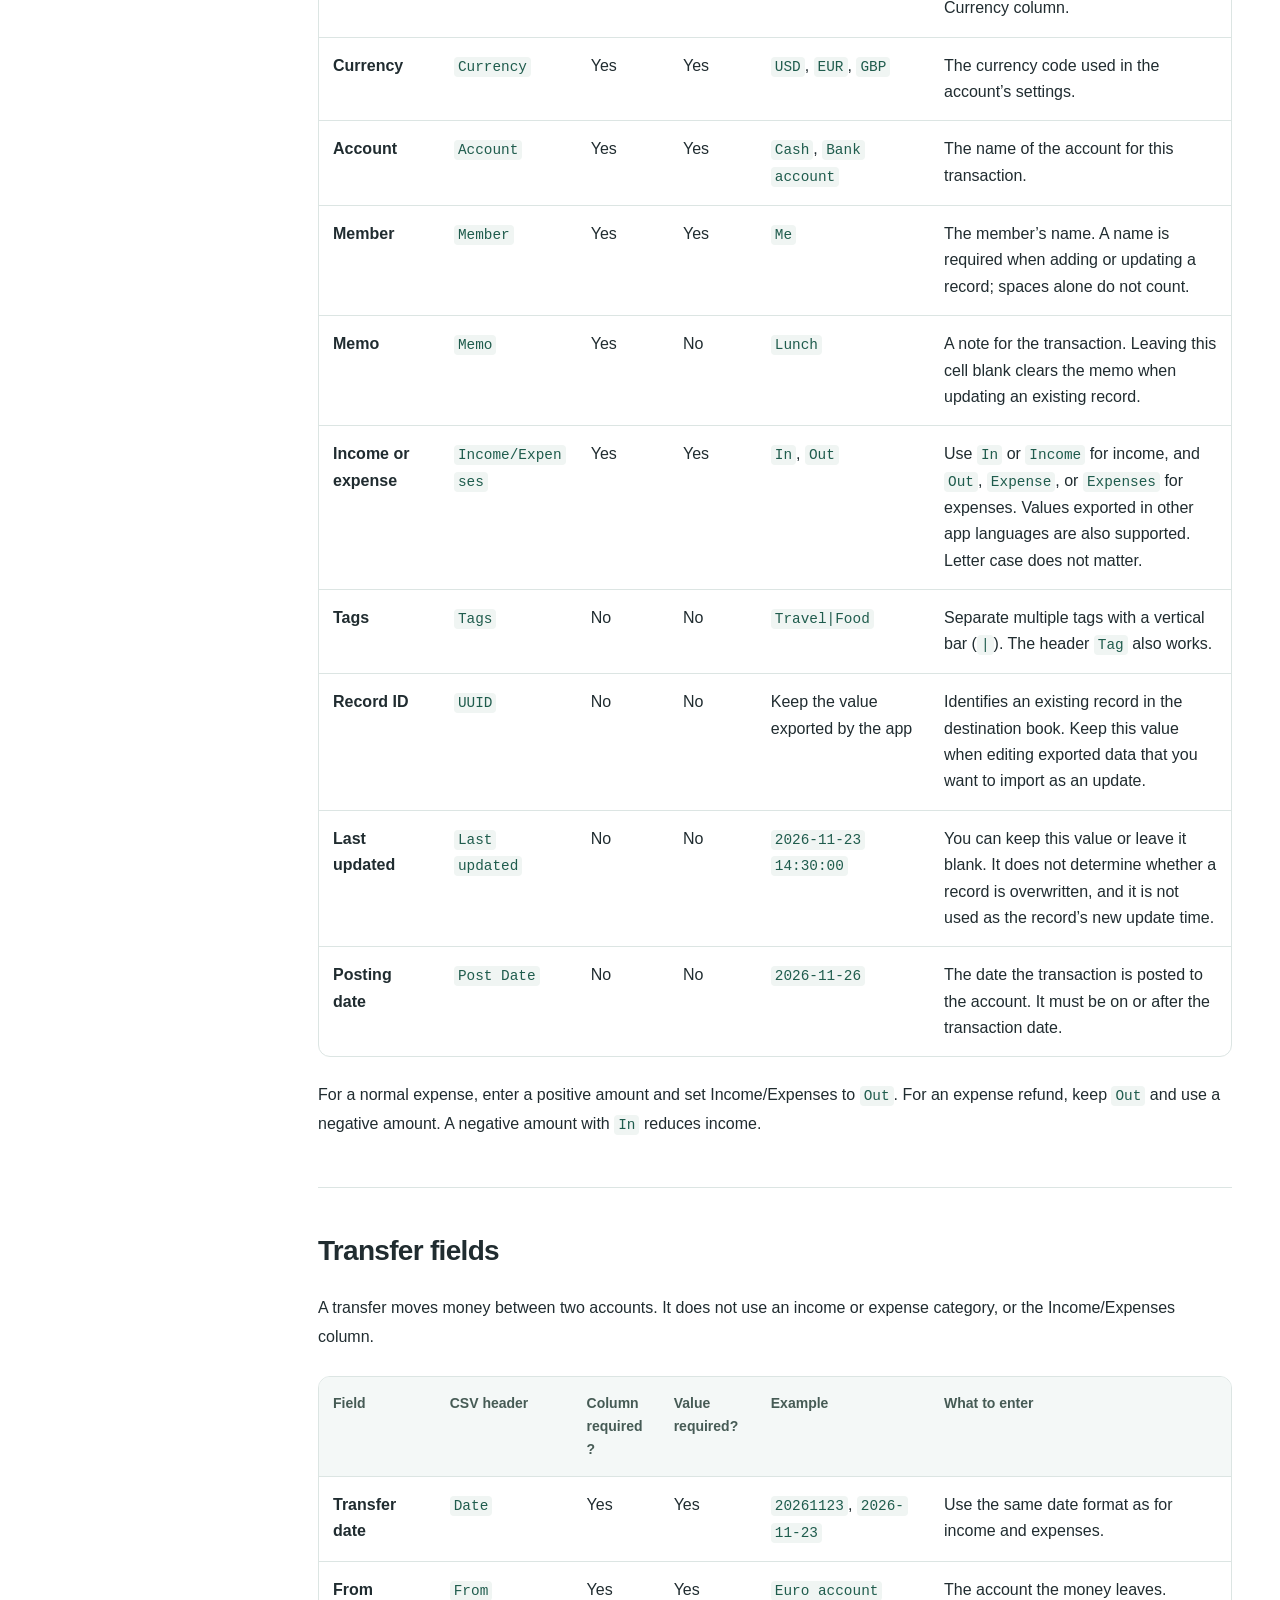
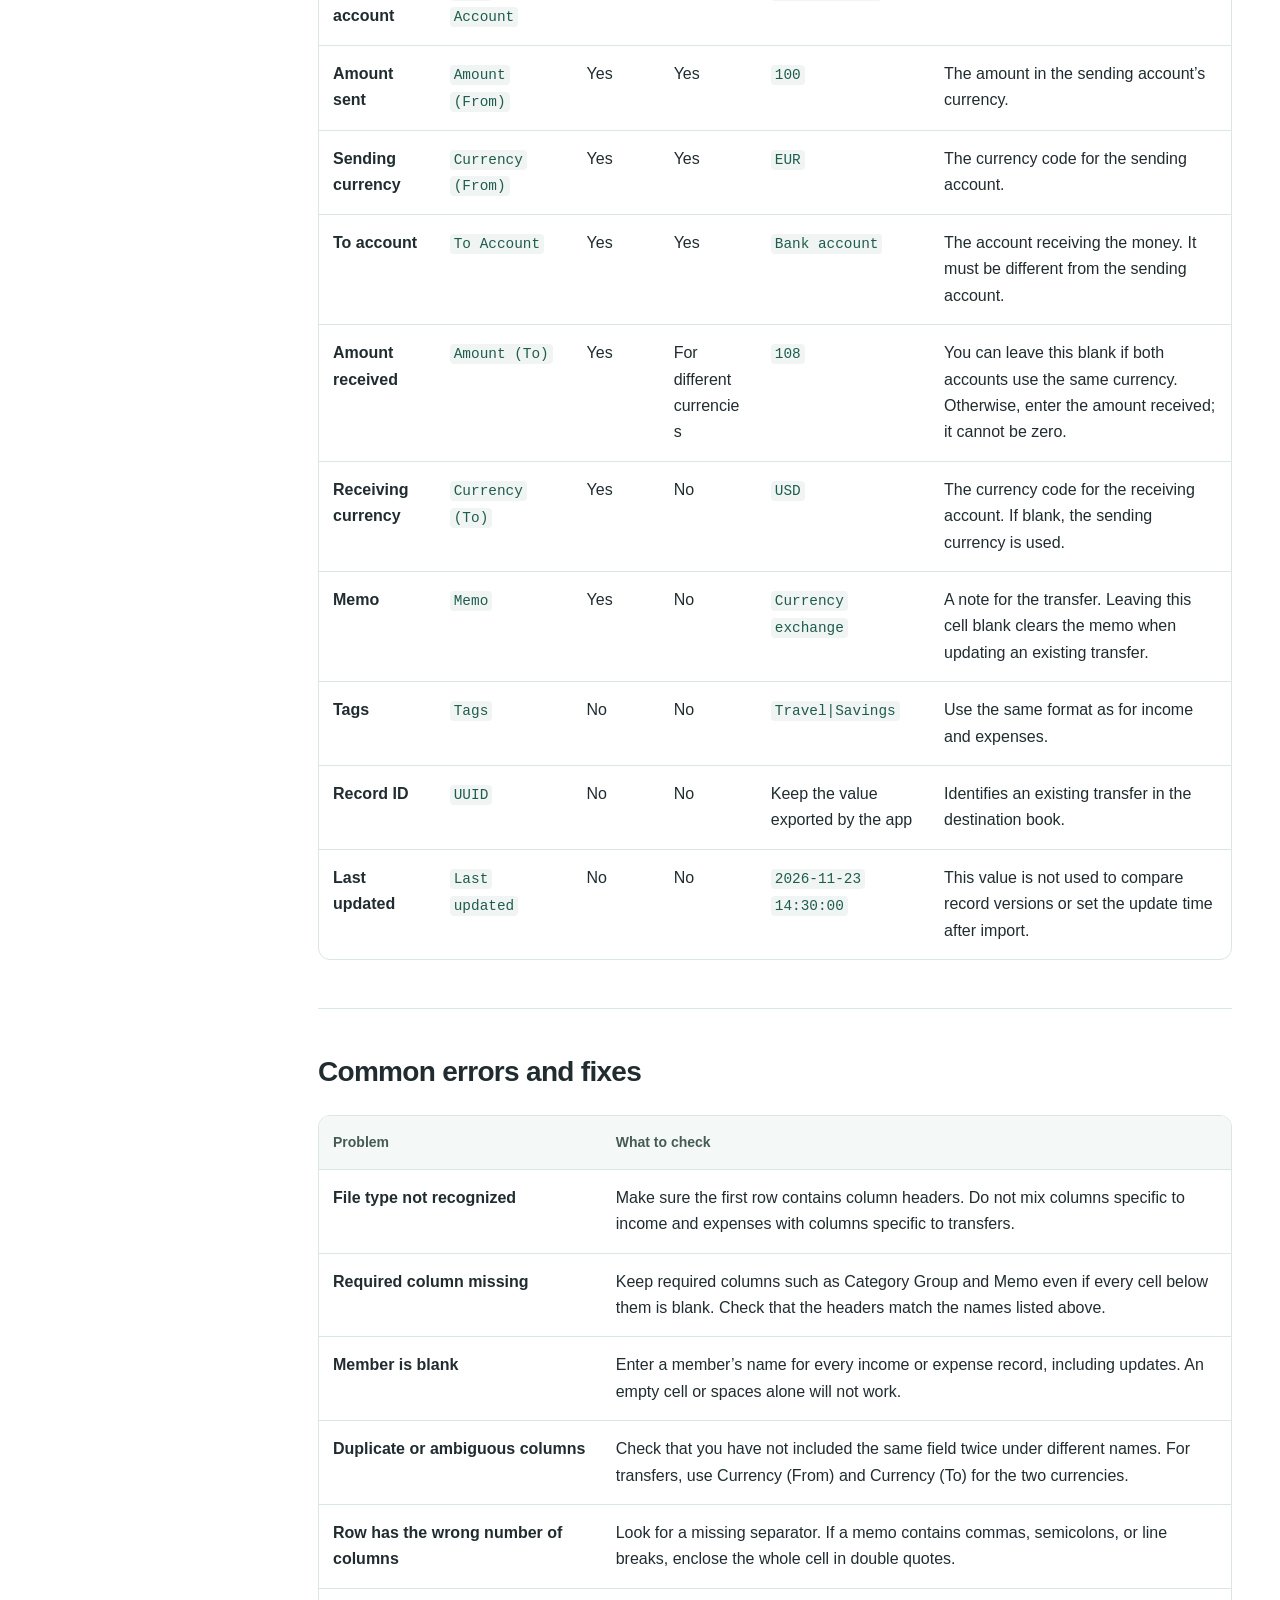
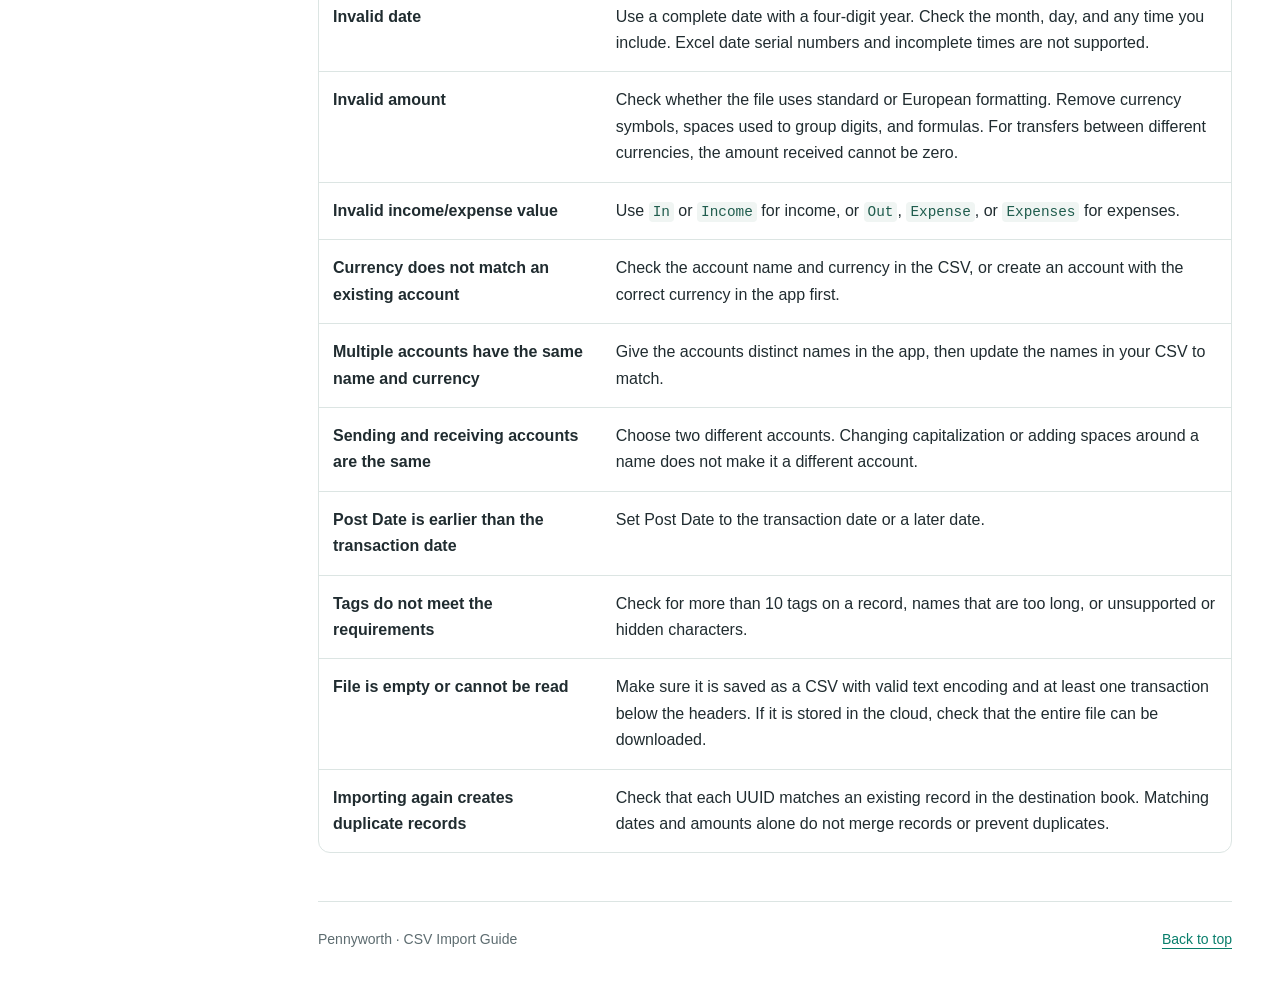
<file: manual-csv/en/index.html>
<!doctype html>
<html lang="en">
<head>
  <meta charset="utf-8">
  <meta name="viewport" content="width=device-width, initial-scale=1">
  <meta name="theme-color" content="#087e6b">
  <meta name="description" content="Import your transactions into Pennyworth. Find sample CSV files, field requirements for income, expenses and transfers, and fixes for common import errors.">
  <title>CSV Import Guide · Pennyworth</title>
  <link rel="alternate" hreflang="en" href="../en/">
  <link rel="alternate" hreflang="ja" href="../ja/">
  <link rel="alternate" hreflang="zh-Hans" href="../zh-hans/">
  <link rel="alternate" hreflang="zh-Hant" href="../">
  <link rel="alternate" hreflang="ko" href="../ko/">
  <link rel="icon" href="../favicon.svg" type="image/svg+xml">
  <link rel="stylesheet" href="../styles.css">
  <script src="../script.js" defer></script>
</head>
<body id="top">
  <a class="skip-link" href="#content">Skip to content</a>
  <header class="site-header"><div class="header-inner">
    <a class="brand" href="#top" aria-label="Pennyworth CSV Import Guide · Back to top">
      <svg viewBox="0 0 32 32" fill="none" aria-hidden="true"><rect x="6" y="4" width="21" height="25" rx="5" stroke="currentColor" stroke-width="2"/><path d="M12 4v25M17 12h6M20 9v6M17 21h6" stroke="currentColor" stroke-width="2" stroke-linecap="round"/></svg>
      <span>Pennyworth</span>
    </a><div class="header-tools"><span class="header-label">Help Center</span>
      <div class="language-switch" hidden>
        <label class="sr-only" for="language-select">Language</label>
        <select id="language-select" class="language-select"><option value="../en/" lang="en" selected>English</option><option value="../ja/" lang="ja">日本語</option><option value="../zh-hans/" lang="zh-Hans">简体中文</option><option value="../" lang="zh-Hant">繁體中文</option><option value="../ko/" lang="ko">한국어</option></select>
      </div>
      <div class="language-links" role="group" aria-label="Language"><a href="../en/" lang="en" hreflang="en" aria-current="page">English</a><a href="../ja/" lang="ja" hreflang="ja">日本語</a><a href="../zh-hans/" lang="zh-Hans" hreflang="zh-Hans">简体中文</a><a href="../" lang="zh-Hant" hreflang="zh-Hant">繁體中文</a><a href="../ko/" lang="ko" hreflang="ko">한국어</a></div>
    </div>
  </div></header>
  <div class="page-layout">
    <aside class="sidebar"><nav aria-label="Page contents"><span class="nav-label">On this page</span><a href="#import">Import your file</a>
<a href="#file-format">Prepare your CSV</a>
<a href="#examples">Sample CSV files</a>
<a href="#income-expenses">Income and expense fields</a>
<a href="#transfers">Transfer fields</a>
<a href="#troubleshooting">Common errors and fixes</a></nav></aside>
    <main id="content">
      <div class="introduction"><span class="eyebrow">Bring your records with you</span><h1>CSV Import Guide</h1><p>Bring your existing transactions into Pennyworth using a CSV file exported from the app, or data from another service saved in the same format. Keep income and expenses in one file and transfers in a separate file, then import one file at a time.</p>
<p>The easiest way to get started is to export a file from Pennyworth and use its column headers as your template. CSV imports cover transactions, not a full book backup: they do not restore photos, budgets, or app settings.</p>
<aside class="notice" aria-label="Before you import"><span class="notice-label">Before you import</span><p>You cannot undo an entire import in one step. Back up your book first. If you are moving data from another app, try a few transactions in a separate test book and check the dates, amounts, and accounts before importing the rest.</p></aside></div>
      <section id="import" aria-labelledby="import-title"><h2 id="import-title">Import your file</h2>
<ol class="steps"><li>Switch to the book you want to use, then open Settings and choose Import CSV.</li><li>Check the book shown next to “Import into”.</li><li>Tap Choose CSV File and select a file. The filename can be anything; Pennyworth uses the column headers to tell whether it contains income and expenses or transfers.</li><li>Once the file has been checked, review its name, type, and number of records. Nothing has been added to your book yet.</li><li>Tap the import button showing your book’s name. The completion message shows the number of records processed and a tag summary. Totals for the accounts involved are also updated.</li></ol>
<p>A file can pass the initial check but still run into an account issue during import, such as a currency mismatch or more than one matching account. If the import fails, none of that file’s changes are saved. Fix the problem and select the file again.</p>
</section>
<section id="file-format" aria-labelledby="file-format-title"><h2 id="file-format-title">Prepare your CSV</h2>
<ul class="rules"><li>Put the column headers in the first row and your transactions in the rows below.</li><li>Save the file with UTF-8 encoding for best results.</li><li>Use either the standard format, with commas between columns and a period for decimals, or the European format, with semicolons between columns and a comma for decimals. Use one format throughout the file.</li><li>Unrecognized extra columns are ignored. However, mixing columns specific to income and expenses with columns specific to transfers can prevent the app from identifying the file type.</li></ul>
</section>
<section id="examples" aria-labelledby="examples-title"><h2 id="examples-title">Sample CSV files</h2>
<h3>Income and expenses: standard format</h3>
<div class="code-example"><div class="code-toolbar"><span>CSV</span><button class="copy-button" type="button" hidden aria-label="Copy CSV sample">Copy CSV</button></div><pre tabindex="0" aria-label="Sample CSV content"><code>Date,Category,Category Group,Amount,Currency,Account,Member,Tags,Memo,Income/Expenses,Post Date
20261123,Dining out,Everyday spending,18.50,USD,Cash,Me,Everyday|Food,Lunch,Out,
2026-11-23,Salary,,3200,USD,Bank account,Me,,November salary,In,
2026-11-24,Dining out,Everyday spending,-5,USD,Cash,Me,,Refund,Out,
2026-11-24,Household,Everyday spending,42.90,USD,Credit card,Me,Home,&quot;Detergent,paper towels&quot;,Out,2026-11-26</code></pre></div>
<h3>Transfers: standard format</h3>
<div class="code-example"><div class="code-toolbar"><span>CSV</span><button class="copy-button" type="button" hidden aria-label="Copy CSV sample">Copy CSV</button></div><pre tabindex="0" aria-label="Sample CSV content"><code>Date,From Account,Amount (From),Currency (From),To Account,Amount (To),Currency (To),Tags,Memo
20261123,Bank account,100,USD,Cash,,USD,Everyday,Cash withdrawal
20261124,Euro account,100,EUR,Bank account,108,USD,Travel,Currency exchange</code></pre></div>
<p>The first transfer uses the same currency on both sides, so <code>100 USD</code> leaves the bank account and enters the cash account. The second uses different currencies: the amounts entered in the file move <code>100 EUR</code> out and <code>108 USD</code> in.</p>
<h3>Income and expenses: European format</h3>
<div class="code-example"><div class="code-toolbar"><span>CSV</span><button class="copy-button" type="button" hidden aria-label="Copy CSV sample">Copy CSV</button></div><pre tabindex="0" aria-label="Sample CSV content"><code>Date;Category;Category Group;Amount;Currency;Account;Member;Tags;Memo;Income/Expenses
2026-11-23;Food;;12,50;EUR;Cash;Me;Travel;Lunch;Out</code></pre></div>
<p>Semicolons separate the columns in this example. The amount <code>12,50</code> means 12.50 euros. With this format, do not change it to <code>12.50</code> or use periods to group thousands.</p>
</section>
<section id="income-expenses" aria-labelledby="income-expenses-title"><h2 id="income-expenses-title">Income and expense fields</h2>
<p>You can include both income and expenses in the same file.</p>
<div class="table-wrap"><table class="field-table" role="table"><thead role="rowgroup"><tr role="row"><th scope="col" role="columnheader">Field</th><th scope="col" role="columnheader">CSV header</th><th scope="col" role="columnheader">Column required?</th><th scope="col" role="columnheader">Value required?</th><th scope="col" role="columnheader">Example</th><th scope="col" role="columnheader">What to enter</th></tr></thead><tbody role="rowgroup"><tr role="row"><th scope="row" role="rowheader">Transaction date</th><td role="cell" data-label="CSV header"><code>Date</code></td><td role="cell" data-label="Column required?">Yes</td><td role="cell" data-label="Value required?">Yes</td><td role="cell" data-label="Example"><code>20261123</code>, <code>2026-11-23</code></td><td role="cell" data-label="What to enter">The date the transaction took place.</td></tr><tr role="row"><th scope="row" role="rowheader">Category</th><td role="cell" data-label="CSV header"><code>Category</code></td><td role="cell" data-label="Column required?">Yes</td><td role="cell" data-label="Value required?">Yes</td><td role="cell" data-label="Example"><code>Dining out</code>, <code>Salary</code></td><td role="cell" data-label="What to enter">The category for this income or expense.</td></tr><tr role="row"><th scope="row" role="rowheader">Category group</th><td role="cell" data-label="CSV header"><code>Category Group</code></td><td role="cell" data-label="Column required?">Yes</td><td role="cell" data-label="Value required?">No</td><td role="cell" data-label="Example"><code>Everyday spending</code></td><td role="cell" data-label="What to enter">The name of the group that contains the category.</td></tr><tr role="row"><th scope="row" role="rowheader">Amount</th><td role="cell" data-label="CSV header"><code>Amount</code></td><td role="cell" data-label="Column required?">Yes</td><td role="cell" data-label="Value required?">Yes</td><td role="cell" data-label="Example"><code>18.50</code>, <code>1000</code></td><td role="cell" data-label="What to enter">A number only. Set the currency in the Currency column.</td></tr><tr role="row"><th scope="row" role="rowheader">Currency</th><td role="cell" data-label="CSV header"><code>Currency</code></td><td role="cell" data-label="Column required?">Yes</td><td role="cell" data-label="Value required?">Yes</td><td role="cell" data-label="Example"><code>USD</code>, <code>EUR</code>, <code>GBP</code></td><td role="cell" data-label="What to enter">The currency code used in the account’s settings.</td></tr><tr role="row"><th scope="row" role="rowheader">Account</th><td role="cell" data-label="CSV header"><code>Account</code></td><td role="cell" data-label="Column required?">Yes</td><td role="cell" data-label="Value required?">Yes</td><td role="cell" data-label="Example"><code>Cash</code>, <code>Bank account</code></td><td role="cell" data-label="What to enter">The name of the account for this transaction.</td></tr><tr role="row"><th scope="row" role="rowheader">Member</th><td role="cell" data-label="CSV header"><code>Member</code></td><td role="cell" data-label="Column required?">Yes</td><td role="cell" data-label="Value required?">Yes</td><td role="cell" data-label="Example"><code>Me</code></td><td role="cell" data-label="What to enter">The member’s name. A name is required when adding or updating a record; spaces alone do not count.</td></tr><tr role="row"><th scope="row" role="rowheader">Memo</th><td role="cell" data-label="CSV header"><code>Memo</code></td><td role="cell" data-label="Column required?">Yes</td><td role="cell" data-label="Value required?">No</td><td role="cell" data-label="Example"><code>Lunch</code></td><td role="cell" data-label="What to enter">A note for the transaction. Leaving this cell blank clears the memo when updating an existing record.</td></tr><tr role="row"><th scope="row" role="rowheader">Income or expense</th><td role="cell" data-label="CSV header"><code>Income/Expenses</code></td><td role="cell" data-label="Column required?">Yes</td><td role="cell" data-label="Value required?">Yes</td><td role="cell" data-label="Example"><code>In</code>, <code>Out</code></td><td role="cell" data-label="What to enter">Use <code>In</code> or <code>Income</code> for income, and <code>Out</code>, <code>Expense</code>, or <code>Expenses</code> for expenses. Values exported in other app languages are also supported. Letter case does not matter.</td></tr><tr role="row"><th scope="row" role="rowheader">Tags</th><td role="cell" data-label="CSV header"><code>Tags</code></td><td role="cell" data-label="Column required?">No</td><td role="cell" data-label="Value required?">No</td><td role="cell" data-label="Example"><code>Travel|Food</code></td><td role="cell" data-label="What to enter">Separate multiple tags with a vertical bar (<code>|</code>). The header <code>Tag</code> also works.</td></tr><tr role="row"><th scope="row" role="rowheader">Record ID</th><td role="cell" data-label="CSV header"><code>UUID</code></td><td role="cell" data-label="Column required?">No</td><td role="cell" data-label="Value required?">No</td><td role="cell" data-label="Example">Keep the value exported by the app</td><td role="cell" data-label="What to enter">Identifies an existing record in the destination book. Keep this value when editing exported data that you want to import as an update.</td></tr><tr role="row"><th scope="row" role="rowheader">Last updated</th><td role="cell" data-label="CSV header"><code>Last updated</code></td><td role="cell" data-label="Column required?">No</td><td role="cell" data-label="Value required?">No</td><td role="cell" data-label="Example"><code>2026-11-23 14:30:00</code></td><td role="cell" data-label="What to enter">You can keep this value or leave it blank. It does not determine whether a record is overwritten, and it is not used as the record’s new update time.</td></tr><tr role="row"><th scope="row" role="rowheader">Posting date</th><td role="cell" data-label="CSV header"><code>Post Date</code></td><td role="cell" data-label="Column required?">No</td><td role="cell" data-label="Value required?">No</td><td role="cell" data-label="Example"><code>2026-11-26</code></td><td role="cell" data-label="What to enter">The date the transaction is posted to the account. It must be on or after the transaction date.</td></tr></tbody></table></div>
<p>For a normal expense, enter a positive amount and set Income/Expenses to <code>Out</code>. For an expense refund, keep <code>Out</code> and use a negative amount. A negative amount with <code>In</code> reduces income.</p>
</section>
<section id="transfers" aria-labelledby="transfers-title"><h2 id="transfers-title">Transfer fields</h2>
<p>A transfer moves money between two accounts. It does not use an income or expense category, or the Income/Expenses column.</p>
<div class="table-wrap"><table class="field-table" role="table"><thead role="rowgroup"><tr role="row"><th scope="col" role="columnheader">Field</th><th scope="col" role="columnheader">CSV header</th><th scope="col" role="columnheader">Column required?</th><th scope="col" role="columnheader">Value required?</th><th scope="col" role="columnheader">Example</th><th scope="col" role="columnheader">What to enter</th></tr></thead><tbody role="rowgroup"><tr role="row"><th scope="row" role="rowheader">Transfer date</th><td role="cell" data-label="CSV header"><code>Date</code></td><td role="cell" data-label="Column required?">Yes</td><td role="cell" data-label="Value required?">Yes</td><td role="cell" data-label="Example"><code>20261123</code>, <code>2026-11-23</code></td><td role="cell" data-label="What to enter">Use the same date format as for income and expenses.</td></tr><tr role="row"><th scope="row" role="rowheader">From account</th><td role="cell" data-label="CSV header"><code>From Account</code></td><td role="cell" data-label="Column required?">Yes</td><td role="cell" data-label="Value required?">Yes</td><td role="cell" data-label="Example"><code>Euro account</code></td><td role="cell" data-label="What to enter">The account the money leaves.</td></tr><tr role="row"><th scope="row" role="rowheader">Amount sent</th><td role="cell" data-label="CSV header"><code>Amount (From)</code></td><td role="cell" data-label="Column required?">Yes</td><td role="cell" data-label="Value required?">Yes</td><td role="cell" data-label="Example"><code>100</code></td><td role="cell" data-label="What to enter">The amount in the sending account’s currency.</td></tr><tr role="row"><th scope="row" role="rowheader">Sending currency</th><td role="cell" data-label="CSV header"><code>Currency (From)</code></td><td role="cell" data-label="Column required?">Yes</td><td role="cell" data-label="Value required?">Yes</td><td role="cell" data-label="Example"><code>EUR</code></td><td role="cell" data-label="What to enter">The currency code for the sending account.</td></tr><tr role="row"><th scope="row" role="rowheader">To account</th><td role="cell" data-label="CSV header"><code>To Account</code></td><td role="cell" data-label="Column required?">Yes</td><td role="cell" data-label="Value required?">Yes</td><td role="cell" data-label="Example"><code>Bank account</code></td><td role="cell" data-label="What to enter">The account receiving the money. It must be different from the sending account.</td></tr><tr role="row"><th scope="row" role="rowheader">Amount received</th><td role="cell" data-label="CSV header"><code>Amount (To)</code></td><td role="cell" data-label="Column required?">Yes</td><td role="cell" data-label="Value required?">For different currencies</td><td role="cell" data-label="Example"><code>108</code></td><td role="cell" data-label="What to enter">You can leave this blank if both accounts use the same currency. Otherwise, enter the amount received; it cannot be zero.</td></tr><tr role="row"><th scope="row" role="rowheader">Receiving currency</th><td role="cell" data-label="CSV header"><code>Currency (To)</code></td><td role="cell" data-label="Column required?">Yes</td><td role="cell" data-label="Value required?">No</td><td role="cell" data-label="Example"><code>USD</code></td><td role="cell" data-label="What to enter">The currency code for the receiving account. If blank, the sending currency is used.</td></tr><tr role="row"><th scope="row" role="rowheader">Memo</th><td role="cell" data-label="CSV header"><code>Memo</code></td><td role="cell" data-label="Column required?">Yes</td><td role="cell" data-label="Value required?">No</td><td role="cell" data-label="Example"><code>Currency exchange</code></td><td role="cell" data-label="What to enter">A note for the transfer. Leaving this cell blank clears the memo when updating an existing transfer.</td></tr><tr role="row"><th scope="row" role="rowheader">Tags</th><td role="cell" data-label="CSV header"><code>Tags</code></td><td role="cell" data-label="Column required?">No</td><td role="cell" data-label="Value required?">No</td><td role="cell" data-label="Example"><code>Travel|Savings</code></td><td role="cell" data-label="What to enter">Use the same format as for income and expenses.</td></tr><tr role="row"><th scope="row" role="rowheader">Record ID</th><td role="cell" data-label="CSV header"><code>UUID</code></td><td role="cell" data-label="Column required?">No</td><td role="cell" data-label="Value required?">No</td><td role="cell" data-label="Example">Keep the value exported by the app</td><td role="cell" data-label="What to enter">Identifies an existing transfer in the destination book.</td></tr><tr role="row"><th scope="row" role="rowheader">Last updated</th><td role="cell" data-label="CSV header"><code>Last updated</code></td><td role="cell" data-label="Column required?">No</td><td role="cell" data-label="Value required?">No</td><td role="cell" data-label="Example"><code>2026-11-23 14:30:00</code></td><td role="cell" data-label="What to enter">This value is not used to compare record versions or set the update time after import.</td></tr></tbody></table></div>
</section>
<section id="troubleshooting" aria-labelledby="troubleshooting-title"><h2 id="troubleshooting-title">Common errors and fixes</h2>
<div class="table-wrap"><table class="error-table" role="table"><thead role="rowgroup"><tr role="row"><th scope="col" role="columnheader">Problem</th><th scope="col" role="columnheader">What to check</th></tr></thead><tbody role="rowgroup"><tr role="row"><th scope="row" role="rowheader">File type not recognized</th><td role="cell" data-label="What to check">Make sure the first row contains column headers. Do not mix columns specific to income and expenses with columns specific to transfers.</td></tr><tr role="row"><th scope="row" role="rowheader">Required column missing</th><td role="cell" data-label="What to check">Keep required columns such as Category Group and Memo even if every cell below them is blank. Check that the headers match the names listed above.</td></tr><tr role="row"><th scope="row" role="rowheader">Member is blank</th><td role="cell" data-label="What to check">Enter a member’s name for every income or expense record, including updates. An empty cell or spaces alone will not work.</td></tr><tr role="row"><th scope="row" role="rowheader">Duplicate or ambiguous columns</th><td role="cell" data-label="What to check">Check that you have not included the same field twice under different names. For transfers, use Currency (From) and Currency (To) for the two currencies.</td></tr><tr role="row"><th scope="row" role="rowheader">Row has the wrong number of columns</th><td role="cell" data-label="What to check">Look for a missing separator. If a memo contains commas, semicolons, or line breaks, enclose the whole cell in double quotes.</td></tr><tr role="row"><th scope="row" role="rowheader">Invalid date</th><td role="cell" data-label="What to check">Use a complete date with a four-digit year. Check the month, day, and any time you include. Excel date serial numbers and incomplete times are not supported.</td></tr><tr role="row"><th scope="row" role="rowheader">Invalid amount</th><td role="cell" data-label="What to check">Check whether the file uses standard or European formatting. Remove currency symbols, spaces used to group digits, and formulas. For transfers between different currencies, the amount received cannot be zero.</td></tr><tr role="row"><th scope="row" role="rowheader">Invalid income/expense value</th><td role="cell" data-label="What to check">Use <code>In</code> or <code>Income</code> for income, or <code>Out</code>, <code>Expense</code>, or <code>Expenses</code> for expenses.</td></tr><tr role="row"><th scope="row" role="rowheader">Currency does not match an existing account</th><td role="cell" data-label="What to check">Check the account name and currency in the CSV, or create an account with the correct currency in the app first.</td></tr><tr role="row"><th scope="row" role="rowheader">Multiple accounts have the same name and currency</th><td role="cell" data-label="What to check">Give the accounts distinct names in the app, then update the names in your CSV to match.</td></tr><tr role="row"><th scope="row" role="rowheader">Sending and receiving accounts are the same</th><td role="cell" data-label="What to check">Choose two different accounts. Changing capitalization or adding spaces around a name does not make it a different account.</td></tr><tr role="row"><th scope="row" role="rowheader">Post Date is earlier than the transaction date</th><td role="cell" data-label="What to check">Set Post Date to the transaction date or a later date.</td></tr><tr role="row"><th scope="row" role="rowheader">Tags do not meet the requirements</th><td role="cell" data-label="What to check">Check for more than 10 tags on a record, names that are too long, or unsupported or hidden characters.</td></tr><tr role="row"><th scope="row" role="rowheader">File is empty or cannot be read</th><td role="cell" data-label="What to check">Make sure it is saved as a CSV with valid text encoding and at least one transaction below the headers. If it is stored in the cloud, check that the entire file can be downloaded.</td></tr><tr role="row"><th scope="row" role="rowheader">Importing again creates duplicate records</th><td role="cell" data-label="What to check">Check that each UUID matches an existing record in the destination book. Matching dates and amounts alone do not merge records or prevent duplicates.</td></tr></tbody></table></div>
</section>
      <footer><span>Pennyworth · CSV Import Guide</span><a href="#top">Back to top</a></footer>
    </main>
  </div>
  <div class="sr-only" role="status" aria-live="polite" id="copy-status"></div>
</body>
</html>
</file>
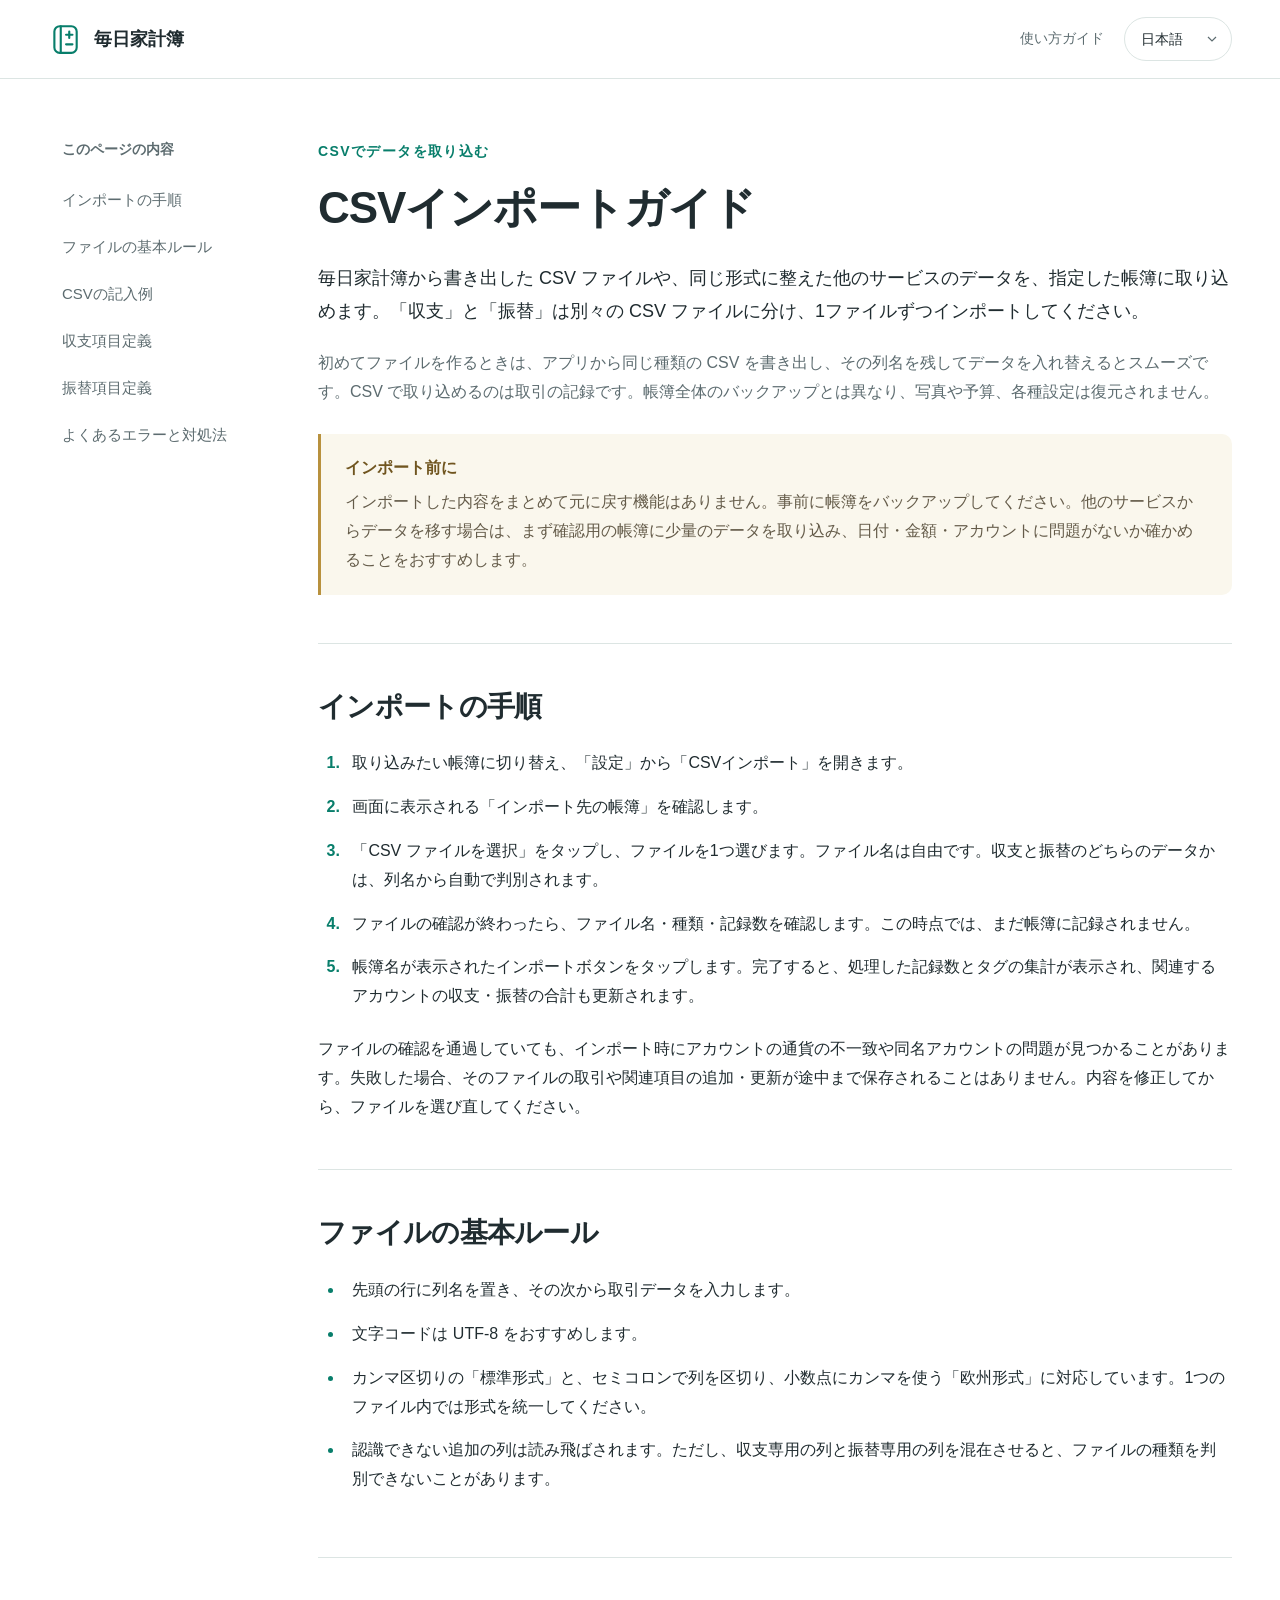
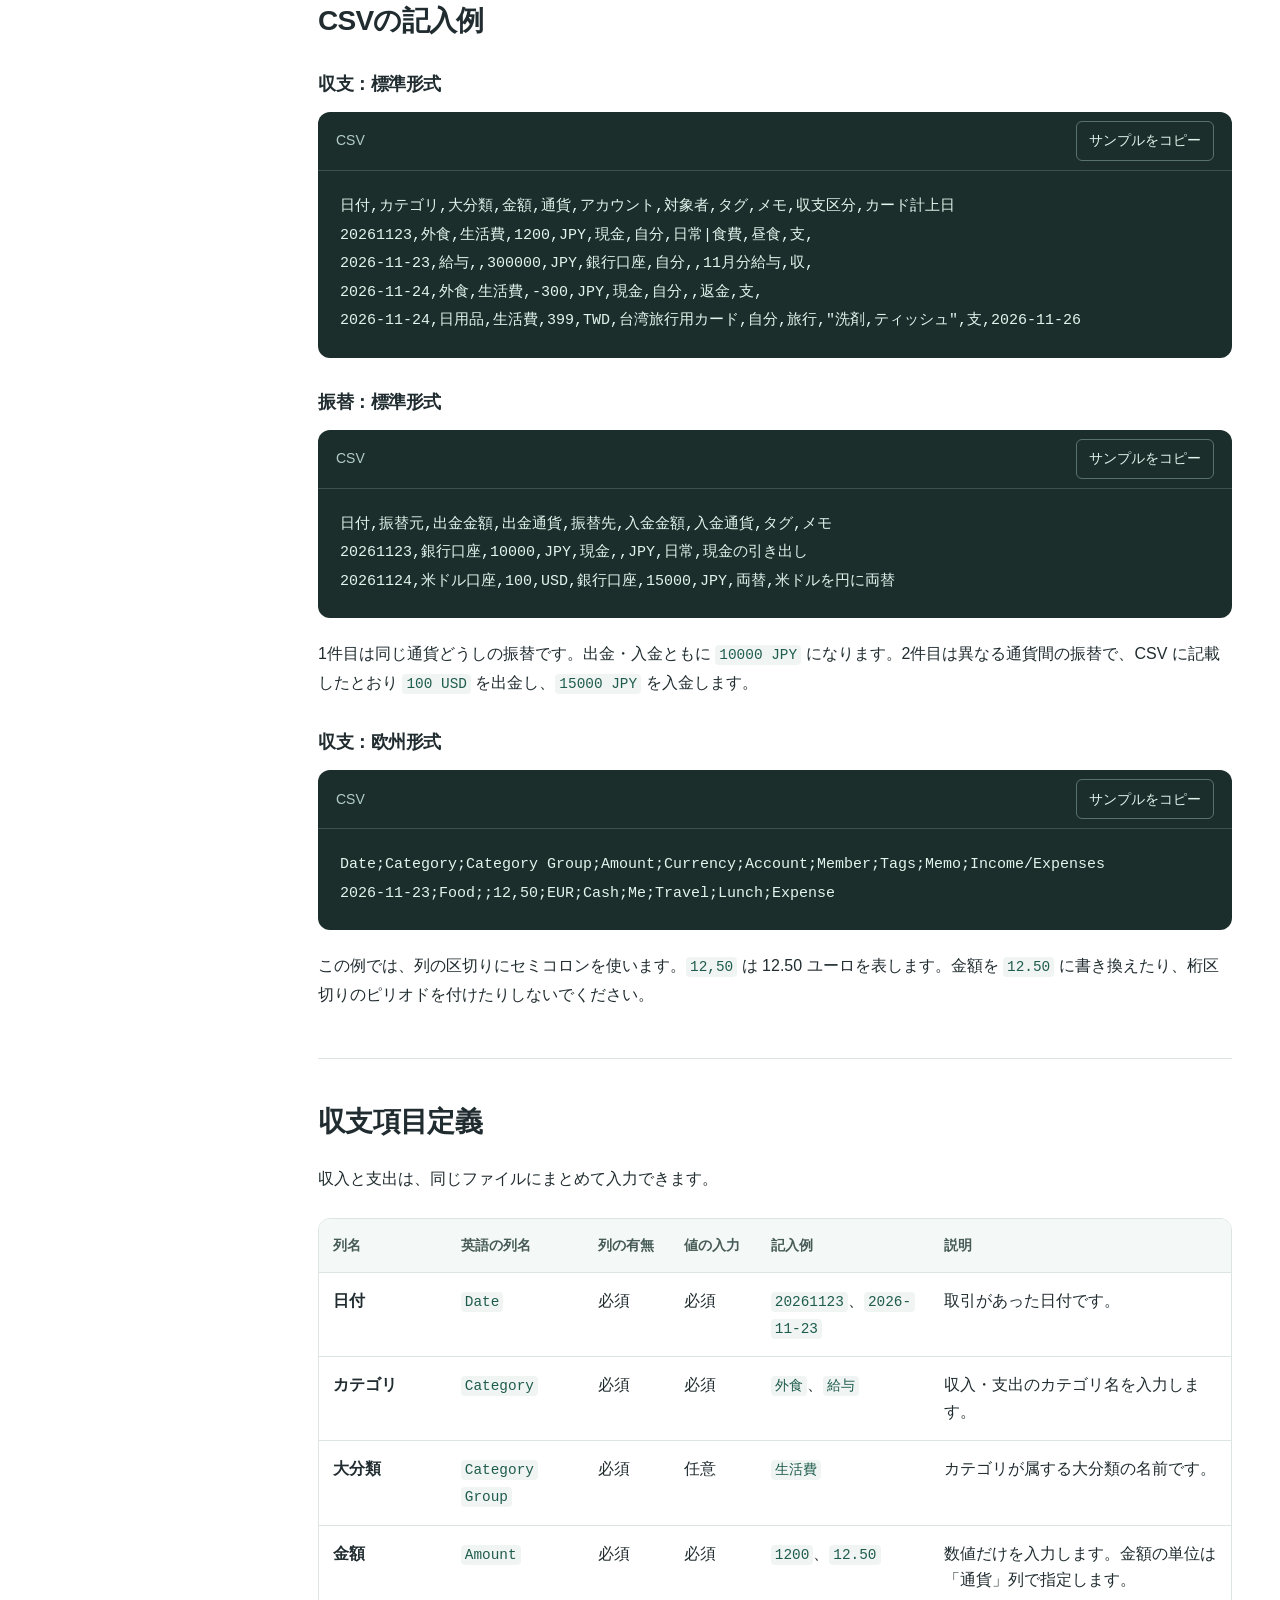
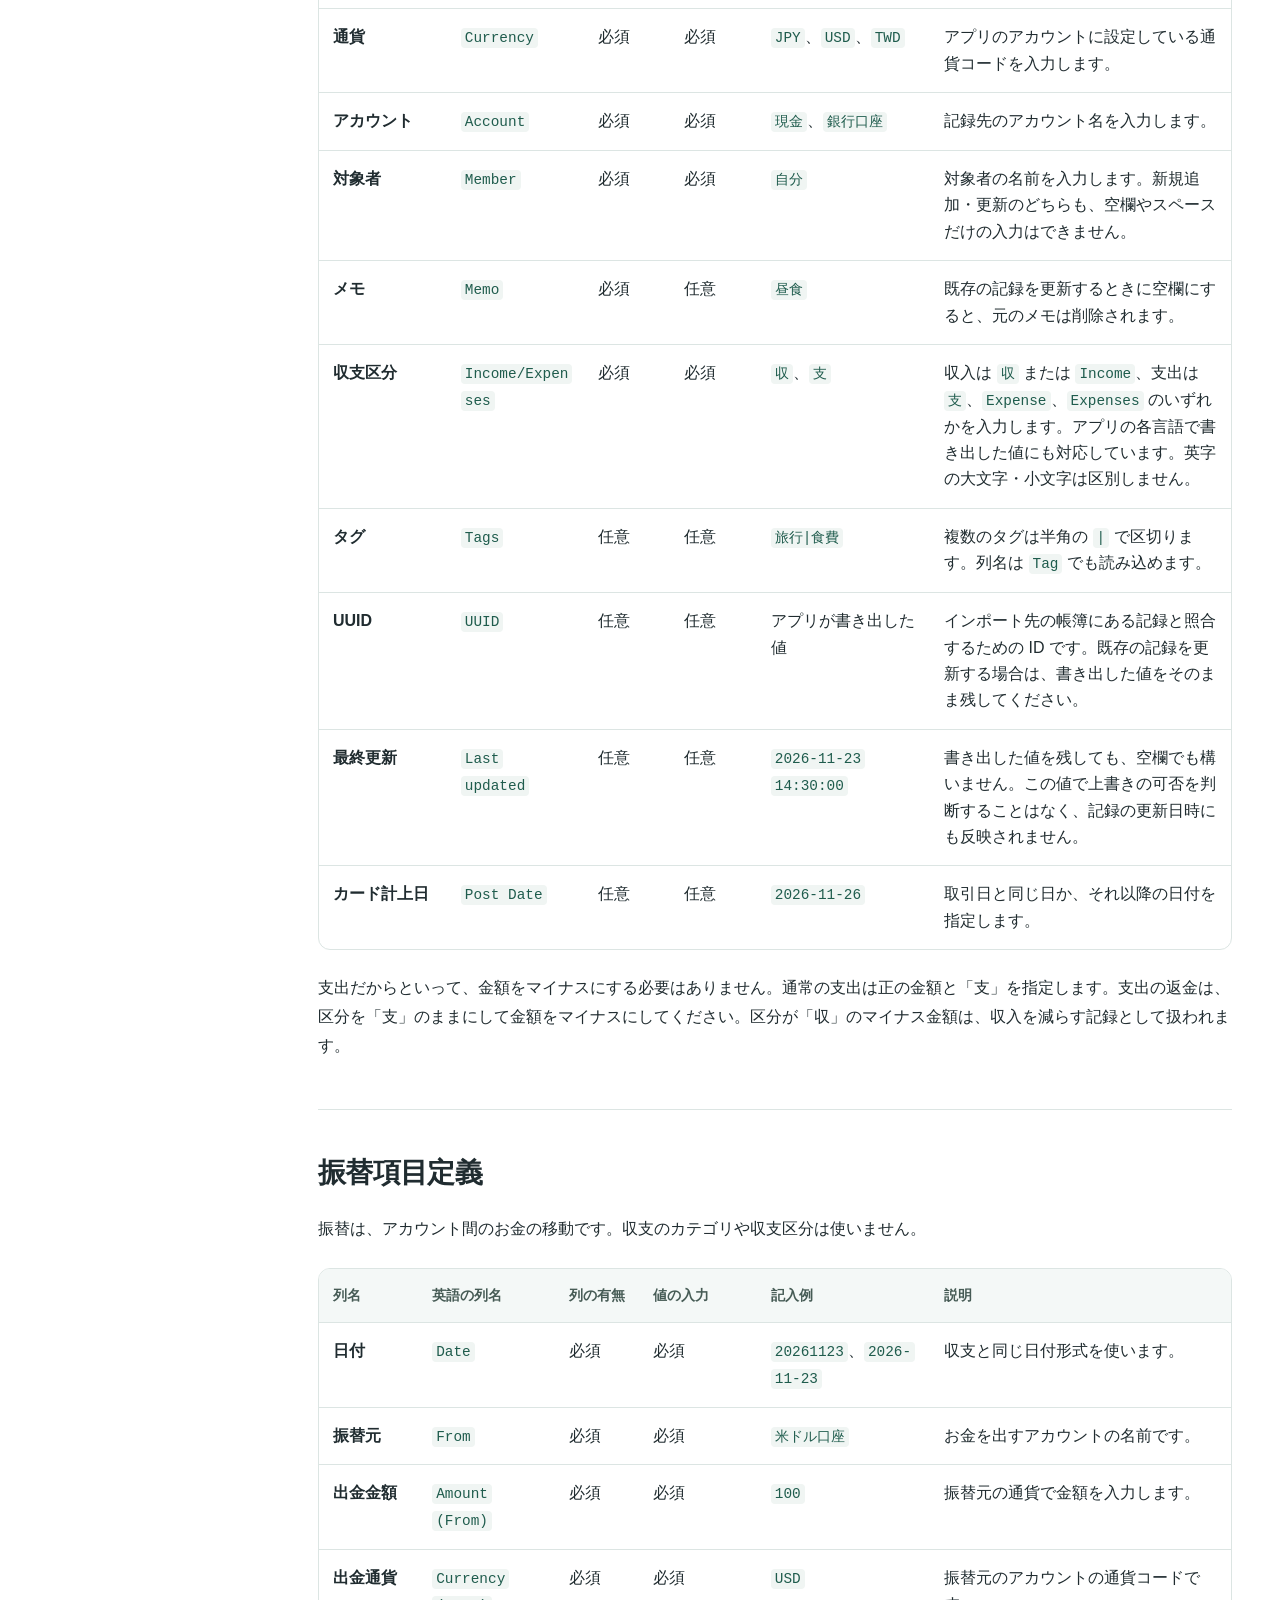
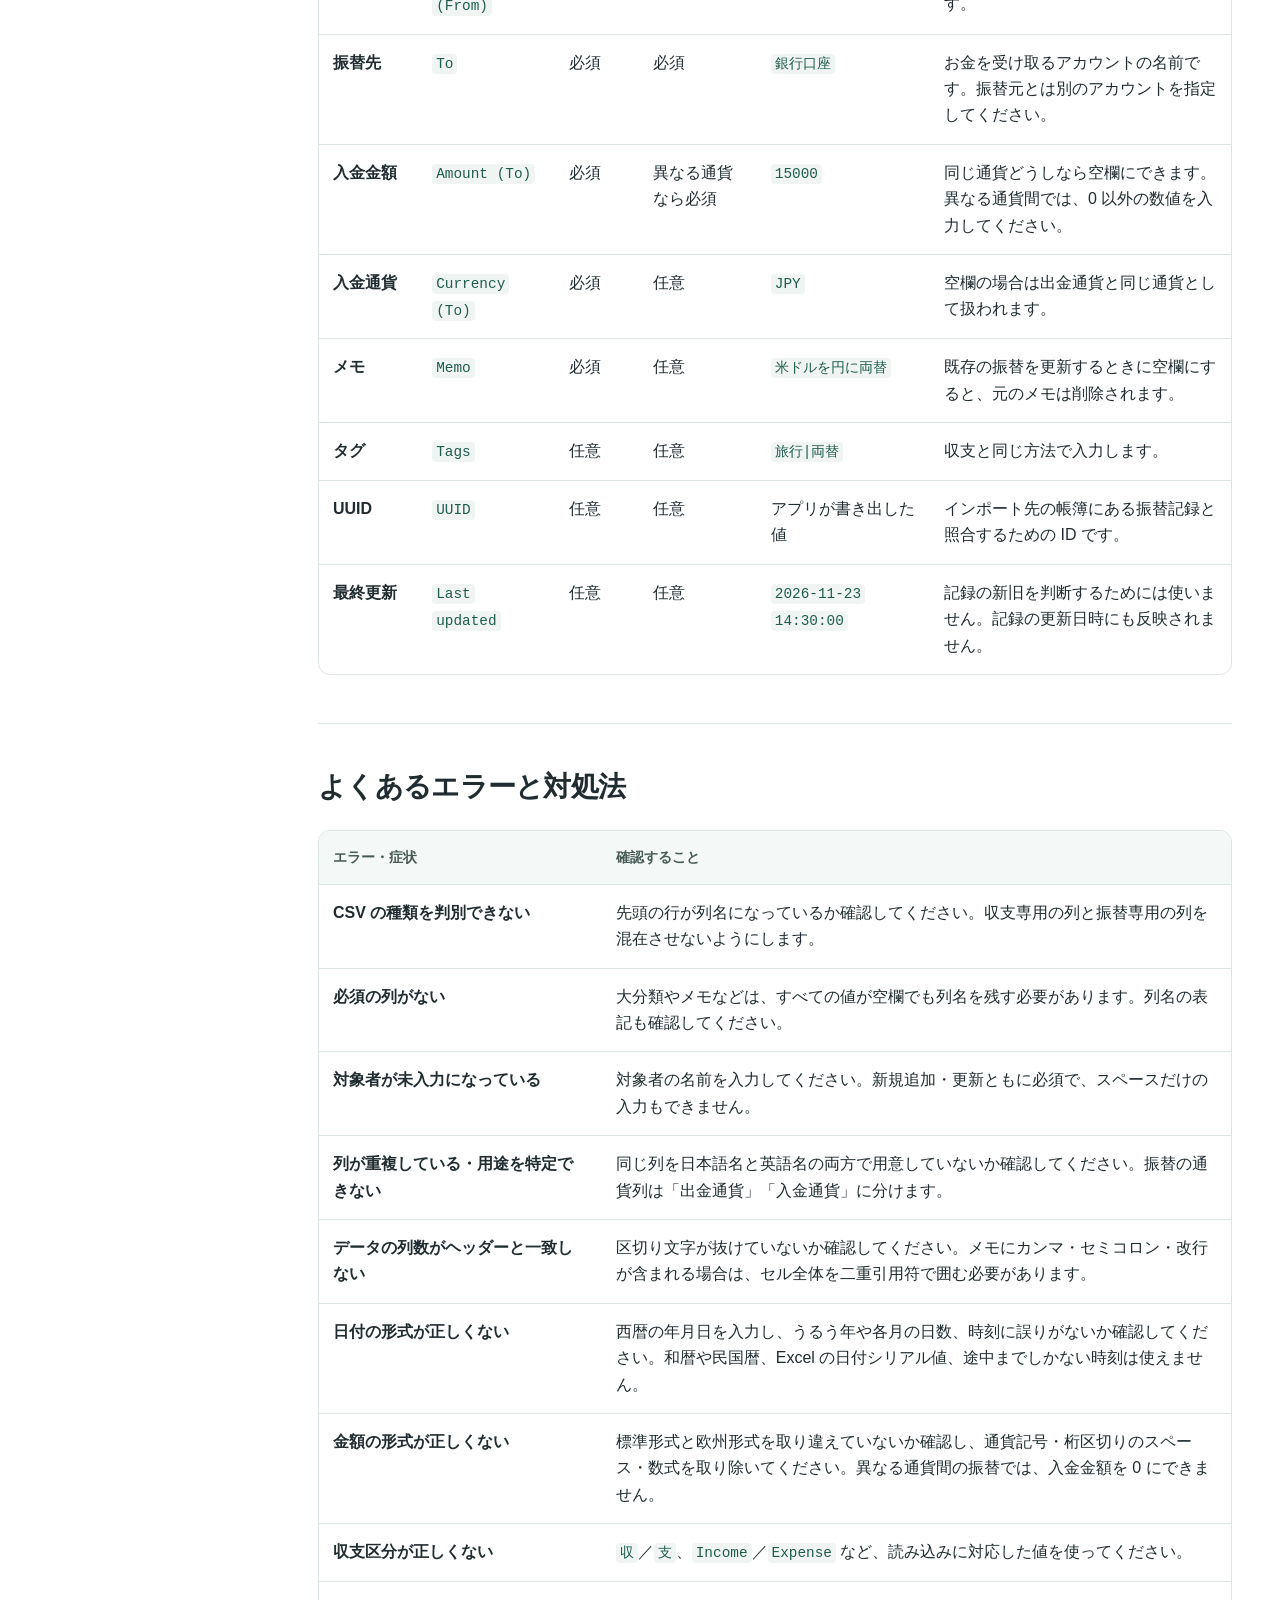
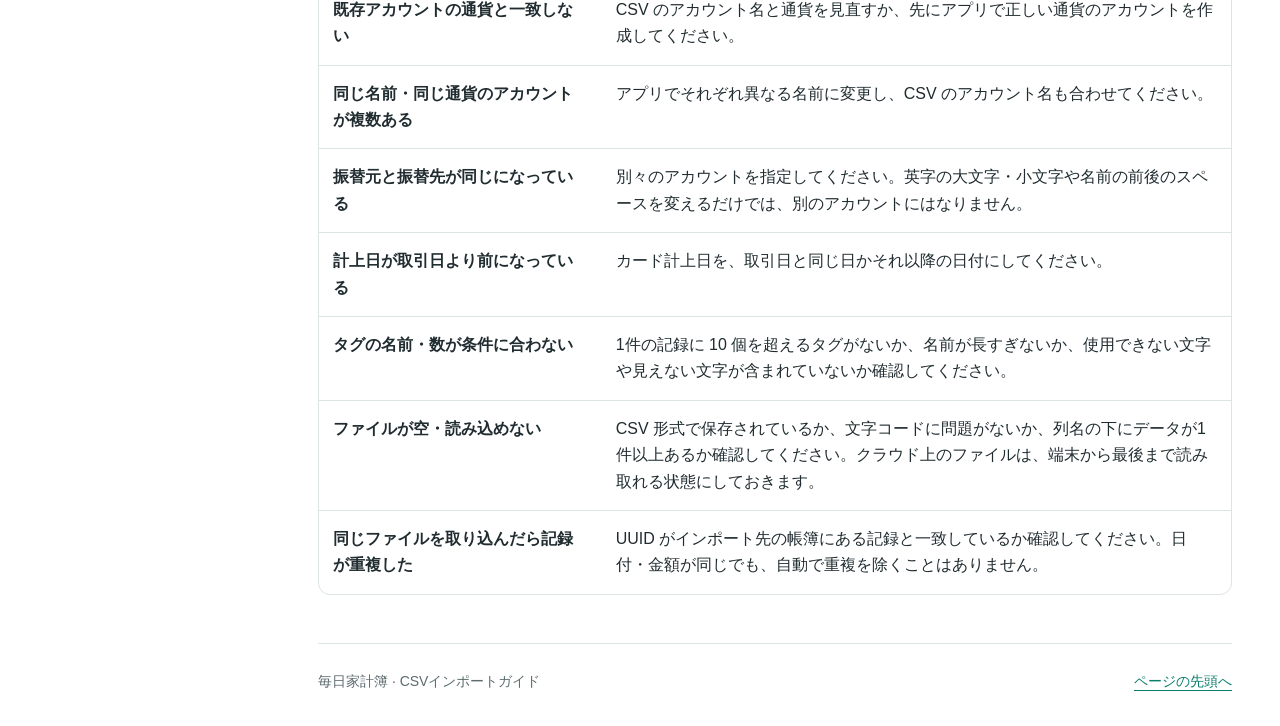
<file: manual-csv/ja/index.html>
<!doctype html>
<html lang="ja">
<head>
  <meta charset="utf-8">
  <meta name="viewport" content="width=device-width, initial-scale=1">
  <meta name="theme-color" content="#087e6b">
  <meta name="description" content="毎日家計簿の CSV インポートガイド。取り込み手順、収支・振替の記入例、各列の入力ルール、エラーの対処方法をご案内します。">
  <title>CSVインポートガイド · 毎日家計簿</title>
  <link rel="alternate" hreflang="en" href="../en/">
  <link rel="alternate" hreflang="ja" href="../ja/">
  <link rel="alternate" hreflang="zh-Hans" href="../zh-hans/">
  <link rel="alternate" hreflang="zh-Hant" href="../">
  <link rel="alternate" hreflang="ko" href="../ko/">
  <link rel="icon" href="../favicon.svg" type="image/svg+xml">
  <link rel="stylesheet" href="../styles.css">
  <script src="../script.js" defer></script>
</head>
<body id="top">
  <a class="skip-link" href="#content">本文へ移動</a>
  <header class="site-header"><div class="header-inner">
    <a class="brand" href="#top" aria-label="毎日家計簿 CSVインポートガイド · ページの先頭へ">
      <svg viewBox="0 0 32 32" fill="none" aria-hidden="true"><rect x="6" y="4" width="21" height="25" rx="5" stroke="currentColor" stroke-width="2"/><path d="M12 4v25M17 12h6M20 9v6M17 21h6" stroke="currentColor" stroke-width="2" stroke-linecap="round"/></svg>
      <span>毎日家計簿</span>
    </a><div class="header-tools"><span class="header-label">使い方ガイド</span>
      <div class="language-switch" hidden>
        <label class="sr-only" for="language-select">表示言語</label>
        <select id="language-select" class="language-select"><option value="../en/" lang="en">English</option><option value="../ja/" lang="ja" selected>日本語</option><option value="../zh-hans/" lang="zh-Hans">简体中文</option><option value="../" lang="zh-Hant">繁體中文</option><option value="../ko/" lang="ko">한국어</option></select>
      </div>
      <div class="language-links" role="group" aria-label="表示言語"><a href="../en/" lang="en" hreflang="en">English</a><a href="../ja/" lang="ja" hreflang="ja" aria-current="page">日本語</a><a href="../zh-hans/" lang="zh-Hans" hreflang="zh-Hans">简体中文</a><a href="../" lang="zh-Hant" hreflang="zh-Hant">繁體中文</a><a href="../ko/" lang="ko" hreflang="ko">한국어</a></div>
    </div>
  </div></header>
  <div class="page-layout">
    <aside class="sidebar"><nav aria-label="目次"><span class="nav-label">このページの内容</span><a href="#import">インポートの手順</a>
<a href="#file-format">ファイルの基本ルール</a>
<a href="#examples">CSVの記入例</a>
<a href="#income-expenses">収支項目定義</a>
<a href="#transfers">振替項目定義</a>
<a href="#troubleshooting">よくあるエラーと対処法</a></nav></aside>
    <main id="content">
      <div class="introduction"><span class="eyebrow">CSVでデータを取り込む</span><h1>CSVインポートガイド</h1><p>毎日家計簿から書き出した CSV ファイルや、同じ形式に整えた他のサービスのデータを、指定した帳簿に取り込めます。「収支」と「振替」は別々の CSV ファイルに分け、1ファイルずつインポートしてください。</p>
<p>初めてファイルを作るときは、アプリから同じ種類の CSV を書き出し、その列名を残してデータを入れ替えるとスムーズです。CSV で取り込めるのは取引の記録です。帳簿全体のバックアップとは異なり、写真や予算、各種設定は復元されません。</p>
<aside class="notice" aria-label="インポート前に"><span class="notice-label">インポート前に</span><p>インポートした内容をまとめて元に戻す機能はありません。事前に帳簿をバックアップしてください。他のサービスからデータを移す場合は、まず確認用の帳簿に少量のデータを取り込み、日付・金額・アカウントに問題がないか確かめることをおすすめします。</p></aside></div>
      <section id="import" aria-labelledby="import-title"><h2 id="import-title">インポートの手順</h2>
<ol class="steps"><li>取り込みたい帳簿に切り替え、「設定」から「CSVインポート」を開きます。</li><li>画面に表示される「インポート先の帳簿」を確認します。</li><li>「CSV ファイルを選択」をタップし、ファイルを1つ選びます。ファイル名は自由です。収支と振替のどちらのデータかは、列名から自動で判別されます。</li><li>ファイルの確認が終わったら、ファイル名・種類・記録数を確認します。この時点では、まだ帳簿に記録されません。</li><li>帳簿名が表示されたインポートボタンをタップします。完了すると、処理した記録数とタグの集計が表示され、関連するアカウントの収支・振替の合計も更新されます。</li></ol>
<p>ファイルの確認を通過していても、インポート時にアカウントの通貨の不一致や同名アカウントの問題が見つかることがあります。失敗した場合、そのファイルの取引や関連項目の追加・更新が途中まで保存されることはありません。内容を修正してから、ファイルを選び直してください。</p>
</section>
<section id="file-format" aria-labelledby="file-format-title"><h2 id="file-format-title">ファイルの基本ルール</h2>
<ul class="rules"><li>先頭の行に列名を置き、その次から取引データを入力します。</li><li>文字コードは UTF-8 をおすすめします。</li><li>カンマ区切りの「標準形式」と、セミコロンで列を区切り、小数点にカンマを使う「欧州形式」に対応しています。1つのファイル内では形式を統一してください。</li><li>認識できない追加の列は読み飛ばされます。ただし、収支専用の列と振替専用の列を混在させると、ファイルの種類を判別できないことがあります。</li></ul>
</section>
<section id="examples" aria-labelledby="examples-title"><h2 id="examples-title">CSVの記入例</h2>
<h3>収支：標準形式</h3>
<div class="code-example"><div class="code-toolbar"><span>CSV</span><button class="copy-button" type="button" hidden aria-label="CSV サンプルをコピー">サンプルをコピー</button></div><pre tabindex="0" aria-label="CSV の記入例"><code>日付,カテゴリ,大分類,金額,通貨,アカウント,対象者,タグ,メモ,収支区分,カード計上日
20261123,外食,生活費,1200,JPY,現金,自分,日常|食費,昼食,支,
2026-11-23,給与,,300000,JPY,銀行口座,自分,,11月分給与,収,
2026-11-24,外食,生活費,-300,JPY,現金,自分,,返金,支,
2026-11-24,日用品,生活費,399,TWD,台湾旅行用カード,自分,旅行,&quot;洗剤,ティッシュ&quot;,支,2026-11-26</code></pre></div>
<h3>振替：標準形式</h3>
<div class="code-example"><div class="code-toolbar"><span>CSV</span><button class="copy-button" type="button" hidden aria-label="CSV サンプルをコピー">サンプルをコピー</button></div><pre tabindex="0" aria-label="CSV の記入例"><code>日付,振替元,出金金額,出金通貨,振替先,入金金額,入金通貨,タグ,メモ
20261123,銀行口座,10000,JPY,現金,,JPY,日常,現金の引き出し
20261124,米ドル口座,100,USD,銀行口座,15000,JPY,両替,米ドルを円に両替</code></pre></div>
<p>1件目は同じ通貨どうしの振替です。出金・入金ともに <code>10000 JPY</code> になります。2件目は異なる通貨間の振替で、CSV に記載したとおり <code>100 USD</code> を出金し、<code>15000 JPY</code> を入金します。</p>
<h3>収支：欧州形式</h3>
<div class="code-example"><div class="code-toolbar"><span>CSV</span><button class="copy-button" type="button" hidden aria-label="CSV サンプルをコピー">サンプルをコピー</button></div><pre tabindex="0" aria-label="CSV の記入例"><code>Date;Category;Category Group;Amount;Currency;Account;Member;Tags;Memo;Income/Expenses
2026-11-23;Food;;12,50;EUR;Cash;Me;Travel;Lunch;Expense</code></pre></div>
<p>この例では、列の区切りにセミコロンを使います。<code>12,50</code> は 12.50 ユーロを表します。金額を <code>12.50</code> に書き換えたり、桁区切りのピリオドを付けたりしないでください。</p>
</section>
<section id="income-expenses" aria-labelledby="income-expenses-title"><h2 id="income-expenses-title">収支項目定義</h2>
<p>収入と支出は、同じファイルにまとめて入力できます。</p>
<div class="table-wrap"><table class="field-table" role="table"><thead role="rowgroup"><tr role="row"><th scope="col" role="columnheader">列名</th><th scope="col" role="columnheader">英語の列名</th><th scope="col" role="columnheader">列の有無</th><th scope="col" role="columnheader">値の入力</th><th scope="col" role="columnheader">記入例</th><th scope="col" role="columnheader">説明</th></tr></thead><tbody role="rowgroup"><tr role="row"><th scope="row" role="rowheader">日付</th><td role="cell" data-label="英語の列名"><code>Date</code></td><td role="cell" data-label="列の有無">必須</td><td role="cell" data-label="値の入力">必須</td><td role="cell" data-label="記入例"><code>20261123</code>、<code>2026-11-23</code></td><td role="cell" data-label="説明">取引があった日付です。</td></tr><tr role="row"><th scope="row" role="rowheader">カテゴリ</th><td role="cell" data-label="英語の列名"><code>Category</code></td><td role="cell" data-label="列の有無">必須</td><td role="cell" data-label="値の入力">必須</td><td role="cell" data-label="記入例"><code>外食</code>、<code>給与</code></td><td role="cell" data-label="説明">収入・支出のカテゴリ名を入力します。</td></tr><tr role="row"><th scope="row" role="rowheader">大分類</th><td role="cell" data-label="英語の列名"><code>Category Group</code></td><td role="cell" data-label="列の有無">必須</td><td role="cell" data-label="値の入力">任意</td><td role="cell" data-label="記入例"><code>生活費</code></td><td role="cell" data-label="説明">カテゴリが属する大分類の名前です。</td></tr><tr role="row"><th scope="row" role="rowheader">金額</th><td role="cell" data-label="英語の列名"><code>Amount</code></td><td role="cell" data-label="列の有無">必須</td><td role="cell" data-label="値の入力">必須</td><td role="cell" data-label="記入例"><code>1200</code>、<code>12.50</code></td><td role="cell" data-label="説明">数値だけを入力します。金額の単位は「通貨」列で指定します。</td></tr><tr role="row"><th scope="row" role="rowheader">通貨</th><td role="cell" data-label="英語の列名"><code>Currency</code></td><td role="cell" data-label="列の有無">必須</td><td role="cell" data-label="値の入力">必須</td><td role="cell" data-label="記入例"><code>JPY</code>、<code>USD</code>、<code>TWD</code></td><td role="cell" data-label="説明">アプリのアカウントに設定している通貨コードを入力します。</td></tr><tr role="row"><th scope="row" role="rowheader">アカウント</th><td role="cell" data-label="英語の列名"><code>Account</code></td><td role="cell" data-label="列の有無">必須</td><td role="cell" data-label="値の入力">必須</td><td role="cell" data-label="記入例"><code>現金</code>、<code>銀行口座</code></td><td role="cell" data-label="説明">記録先のアカウント名を入力します。</td></tr><tr role="row"><th scope="row" role="rowheader">対象者</th><td role="cell" data-label="英語の列名"><code>Member</code></td><td role="cell" data-label="列の有無">必須</td><td role="cell" data-label="値の入力">必須</td><td role="cell" data-label="記入例"><code>自分</code></td><td role="cell" data-label="説明">対象者の名前を入力します。新規追加・更新のどちらも、空欄やスペースだけの入力はできません。</td></tr><tr role="row"><th scope="row" role="rowheader">メモ</th><td role="cell" data-label="英語の列名"><code>Memo</code></td><td role="cell" data-label="列の有無">必須</td><td role="cell" data-label="値の入力">任意</td><td role="cell" data-label="記入例"><code>昼食</code></td><td role="cell" data-label="説明">既存の記録を更新するときに空欄にすると、元のメモは削除されます。</td></tr><tr role="row"><th scope="row" role="rowheader">収支区分</th><td role="cell" data-label="英語の列名"><code>Income/Expenses</code></td><td role="cell" data-label="列の有無">必須</td><td role="cell" data-label="値の入力">必須</td><td role="cell" data-label="記入例"><code>収</code>、<code>支</code></td><td role="cell" data-label="説明">収入は <code>収</code> または <code>Income</code>、支出は <code>支</code>、<code>Expense</code>、<code>Expenses</code> のいずれかを入力します。アプリの各言語で書き出した値にも対応しています。英字の大文字・小文字は区別しません。</td></tr><tr role="row"><th scope="row" role="rowheader">タグ</th><td role="cell" data-label="英語の列名"><code>Tags</code></td><td role="cell" data-label="列の有無">任意</td><td role="cell" data-label="値の入力">任意</td><td role="cell" data-label="記入例"><code>旅行|食費</code></td><td role="cell" data-label="説明">複数のタグは半角の <code>|</code> で区切ります。列名は <code>Tag</code> でも読み込めます。</td></tr><tr role="row"><th scope="row" role="rowheader">UUID</th><td role="cell" data-label="英語の列名"><code>UUID</code></td><td role="cell" data-label="列の有無">任意</td><td role="cell" data-label="値の入力">任意</td><td role="cell" data-label="記入例">アプリが書き出した値</td><td role="cell" data-label="説明">インポート先の帳簿にある記録と照合するための ID です。既存の記録を更新する場合は、書き出した値をそのまま残してください。</td></tr><tr role="row"><th scope="row" role="rowheader">最終更新</th><td role="cell" data-label="英語の列名"><code>Last updated</code></td><td role="cell" data-label="列の有無">任意</td><td role="cell" data-label="値の入力">任意</td><td role="cell" data-label="記入例"><code>2026-11-23 14:30:00</code></td><td role="cell" data-label="説明">書き出した値を残しても、空欄でも構いません。この値で上書きの可否を判断することはなく、記録の更新日時にも反映されません。</td></tr><tr role="row"><th scope="row" role="rowheader">カード計上日</th><td role="cell" data-label="英語の列名"><code>Post Date</code></td><td role="cell" data-label="列の有無">任意</td><td role="cell" data-label="値の入力">任意</td><td role="cell" data-label="記入例"><code>2026-11-26</code></td><td role="cell" data-label="説明">取引日と同じ日か、それ以降の日付を指定します。</td></tr></tbody></table></div>
<p>支出だからといって、金額をマイナスにする必要はありません。通常の支出は正の金額と「支」を指定します。支出の返金は、区分を「支」のままにして金額をマイナスにしてください。区分が「収」のマイナス金額は、収入を減らす記録として扱われます。</p>
</section>
<section id="transfers" aria-labelledby="transfers-title"><h2 id="transfers-title">振替項目定義</h2>
<p>振替は、アカウント間のお金の移動です。収支のカテゴリや収支区分は使いません。</p>
<div class="table-wrap"><table class="field-table" role="table"><thead role="rowgroup"><tr role="row"><th scope="col" role="columnheader">列名</th><th scope="col" role="columnheader">英語の列名</th><th scope="col" role="columnheader">列の有無</th><th scope="col" role="columnheader">値の入力</th><th scope="col" role="columnheader">記入例</th><th scope="col" role="columnheader">説明</th></tr></thead><tbody role="rowgroup"><tr role="row"><th scope="row" role="rowheader">日付</th><td role="cell" data-label="英語の列名"><code>Date</code></td><td role="cell" data-label="列の有無">必須</td><td role="cell" data-label="値の入力">必須</td><td role="cell" data-label="記入例"><code>20261123</code>、<code>2026-11-23</code></td><td role="cell" data-label="説明">収支と同じ日付形式を使います。</td></tr><tr role="row"><th scope="row" role="rowheader">振替元</th><td role="cell" data-label="英語の列名"><code>From</code></td><td role="cell" data-label="列の有無">必須</td><td role="cell" data-label="値の入力">必須</td><td role="cell" data-label="記入例"><code>米ドル口座</code></td><td role="cell" data-label="説明">お金を出すアカウントの名前です。</td></tr><tr role="row"><th scope="row" role="rowheader">出金金額</th><td role="cell" data-label="英語の列名"><code>Amount (From)</code></td><td role="cell" data-label="列の有無">必須</td><td role="cell" data-label="値の入力">必須</td><td role="cell" data-label="記入例"><code>100</code></td><td role="cell" data-label="説明">振替元の通貨で金額を入力します。</td></tr><tr role="row"><th scope="row" role="rowheader">出金通貨</th><td role="cell" data-label="英語の列名"><code>Currency (From)</code></td><td role="cell" data-label="列の有無">必須</td><td role="cell" data-label="値の入力">必須</td><td role="cell" data-label="記入例"><code>USD</code></td><td role="cell" data-label="説明">振替元のアカウントの通貨コードです。</td></tr><tr role="row"><th scope="row" role="rowheader">振替先</th><td role="cell" data-label="英語の列名"><code>To</code></td><td role="cell" data-label="列の有無">必須</td><td role="cell" data-label="値の入力">必須</td><td role="cell" data-label="記入例"><code>銀行口座</code></td><td role="cell" data-label="説明">お金を受け取るアカウントの名前です。振替元とは別のアカウントを指定してください。</td></tr><tr role="row"><th scope="row" role="rowheader">入金金額</th><td role="cell" data-label="英語の列名"><code>Amount (To)</code></td><td role="cell" data-label="列の有無">必須</td><td role="cell" data-label="値の入力">異なる通貨なら必須</td><td role="cell" data-label="記入例"><code>15000</code></td><td role="cell" data-label="説明">同じ通貨どうしなら空欄にできます。異なる通貨間では、0 以外の数値を入力してください。</td></tr><tr role="row"><th scope="row" role="rowheader">入金通貨</th><td role="cell" data-label="英語の列名"><code>Currency (To)</code></td><td role="cell" data-label="列の有無">必須</td><td role="cell" data-label="値の入力">任意</td><td role="cell" data-label="記入例"><code>JPY</code></td><td role="cell" data-label="説明">空欄の場合は出金通貨と同じ通貨として扱われます。</td></tr><tr role="row"><th scope="row" role="rowheader">メモ</th><td role="cell" data-label="英語の列名"><code>Memo</code></td><td role="cell" data-label="列の有無">必須</td><td role="cell" data-label="値の入力">任意</td><td role="cell" data-label="記入例"><code>米ドルを円に両替</code></td><td role="cell" data-label="説明">既存の振替を更新するときに空欄にすると、元のメモは削除されます。</td></tr><tr role="row"><th scope="row" role="rowheader">タグ</th><td role="cell" data-label="英語の列名"><code>Tags</code></td><td role="cell" data-label="列の有無">任意</td><td role="cell" data-label="値の入力">任意</td><td role="cell" data-label="記入例"><code>旅行|両替</code></td><td role="cell" data-label="説明">収支と同じ方法で入力します。</td></tr><tr role="row"><th scope="row" role="rowheader">UUID</th><td role="cell" data-label="英語の列名"><code>UUID</code></td><td role="cell" data-label="列の有無">任意</td><td role="cell" data-label="値の入力">任意</td><td role="cell" data-label="記入例">アプリが書き出した値</td><td role="cell" data-label="説明">インポート先の帳簿にある振替記録と照合するための ID です。</td></tr><tr role="row"><th scope="row" role="rowheader">最終更新</th><td role="cell" data-label="英語の列名"><code>Last updated</code></td><td role="cell" data-label="列の有無">任意</td><td role="cell" data-label="値の入力">任意</td><td role="cell" data-label="記入例"><code>2026-11-23 14:30:00</code></td><td role="cell" data-label="説明">記録の新旧を判断するためには使いません。記録の更新日時にも反映されません。</td></tr></tbody></table></div>
</section>
<section id="troubleshooting" aria-labelledby="troubleshooting-title"><h2 id="troubleshooting-title">よくあるエラーと対処法</h2>
<div class="table-wrap"><table class="error-table" role="table"><thead role="rowgroup"><tr role="row"><th scope="col" role="columnheader">エラー・症状</th><th scope="col" role="columnheader">確認すること</th></tr></thead><tbody role="rowgroup"><tr role="row"><th scope="row" role="rowheader">CSV の種類を判別できない</th><td role="cell" data-label="確認すること">先頭の行が列名になっているか確認してください。収支専用の列と振替専用の列を混在させないようにします。</td></tr><tr role="row"><th scope="row" role="rowheader">必須の列がない</th><td role="cell" data-label="確認すること">大分類やメモなどは、すべての値が空欄でも列名を残す必要があります。列名の表記も確認してください。</td></tr><tr role="row"><th scope="row" role="rowheader">対象者が未入力になっている</th><td role="cell" data-label="確認すること">対象者の名前を入力してください。新規追加・更新ともに必須で、スペースだけの入力もできません。</td></tr><tr role="row"><th scope="row" role="rowheader">列が重複している・用途を特定できない</th><td role="cell" data-label="確認すること">同じ列を日本語名と英語名の両方で用意していないか確認してください。振替の通貨列は「出金通貨」「入金通貨」に分けます。</td></tr><tr role="row"><th scope="row" role="rowheader">データの列数がヘッダーと一致しない</th><td role="cell" data-label="確認すること">区切り文字が抜けていないか確認してください。メモにカンマ・セミコロン・改行が含まれる場合は、セル全体を二重引用符で囲む必要があります。</td></tr><tr role="row"><th scope="row" role="rowheader">日付の形式が正しくない</th><td role="cell" data-label="確認すること">西暦の年月日を入力し、うるう年や各月の日数、時刻に誤りがないか確認してください。和暦や民国暦、Excel の日付シリアル値、途中までしかない時刻は使えません。</td></tr><tr role="row"><th scope="row" role="rowheader">金額の形式が正しくない</th><td role="cell" data-label="確認すること">標準形式と欧州形式を取り違えていないか確認し、通貨記号・桁区切りのスペース・数式を取り除いてください。異なる通貨間の振替では、入金金額を 0 にできません。</td></tr><tr role="row"><th scope="row" role="rowheader">収支区分が正しくない</th><td role="cell" data-label="確認すること"><code>収</code>／<code>支</code>、<code>Income</code>／<code>Expense</code> など、読み込みに対応した値を使ってください。</td></tr><tr role="row"><th scope="row" role="rowheader">既存アカウントの通貨と一致しない</th><td role="cell" data-label="確認すること">CSV のアカウント名と通貨を見直すか、先にアプリで正しい通貨のアカウントを作成してください。</td></tr><tr role="row"><th scope="row" role="rowheader">同じ名前・同じ通貨のアカウントが複数ある</th><td role="cell" data-label="確認すること">アプリでそれぞれ異なる名前に変更し、CSV のアカウント名も合わせてください。</td></tr><tr role="row"><th scope="row" role="rowheader">振替元と振替先が同じになっている</th><td role="cell" data-label="確認すること">別々のアカウントを指定してください。英字の大文字・小文字や名前の前後のスペースを変えるだけでは、別のアカウントにはなりません。</td></tr><tr role="row"><th scope="row" role="rowheader">計上日が取引日より前になっている</th><td role="cell" data-label="確認すること">カード計上日を、取引日と同じ日かそれ以降の日付にしてください。</td></tr><tr role="row"><th scope="row" role="rowheader">タグの名前・数が条件に合わない</th><td role="cell" data-label="確認すること">1件の記録に 10 個を超えるタグがないか、名前が長すぎないか、使用できない文字や見えない文字が含まれていないか確認してください。</td></tr><tr role="row"><th scope="row" role="rowheader">ファイルが空・読み込めない</th><td role="cell" data-label="確認すること">CSV 形式で保存されているか、文字コードに問題がないか、列名の下にデータが1件以上あるか確認してください。クラウド上のファイルは、端末から最後まで読み取れる状態にしておきます。</td></tr><tr role="row"><th scope="row" role="rowheader">同じファイルを取り込んだら記録が重複した</th><td role="cell" data-label="確認すること">UUID がインポート先の帳簿にある記録と一致しているか確認してください。日付・金額が同じでも、自動で重複を除くことはありません。</td></tr></tbody></table></div>
</section>
      <footer><span>毎日家計簿 · CSVインポートガイド</span><a href="#top">ページの先頭へ</a></footer>
    </main>
  </div>
  <div class="sr-only" role="status" aria-live="polite" id="copy-status"></div>
</body>
</html>
</file>
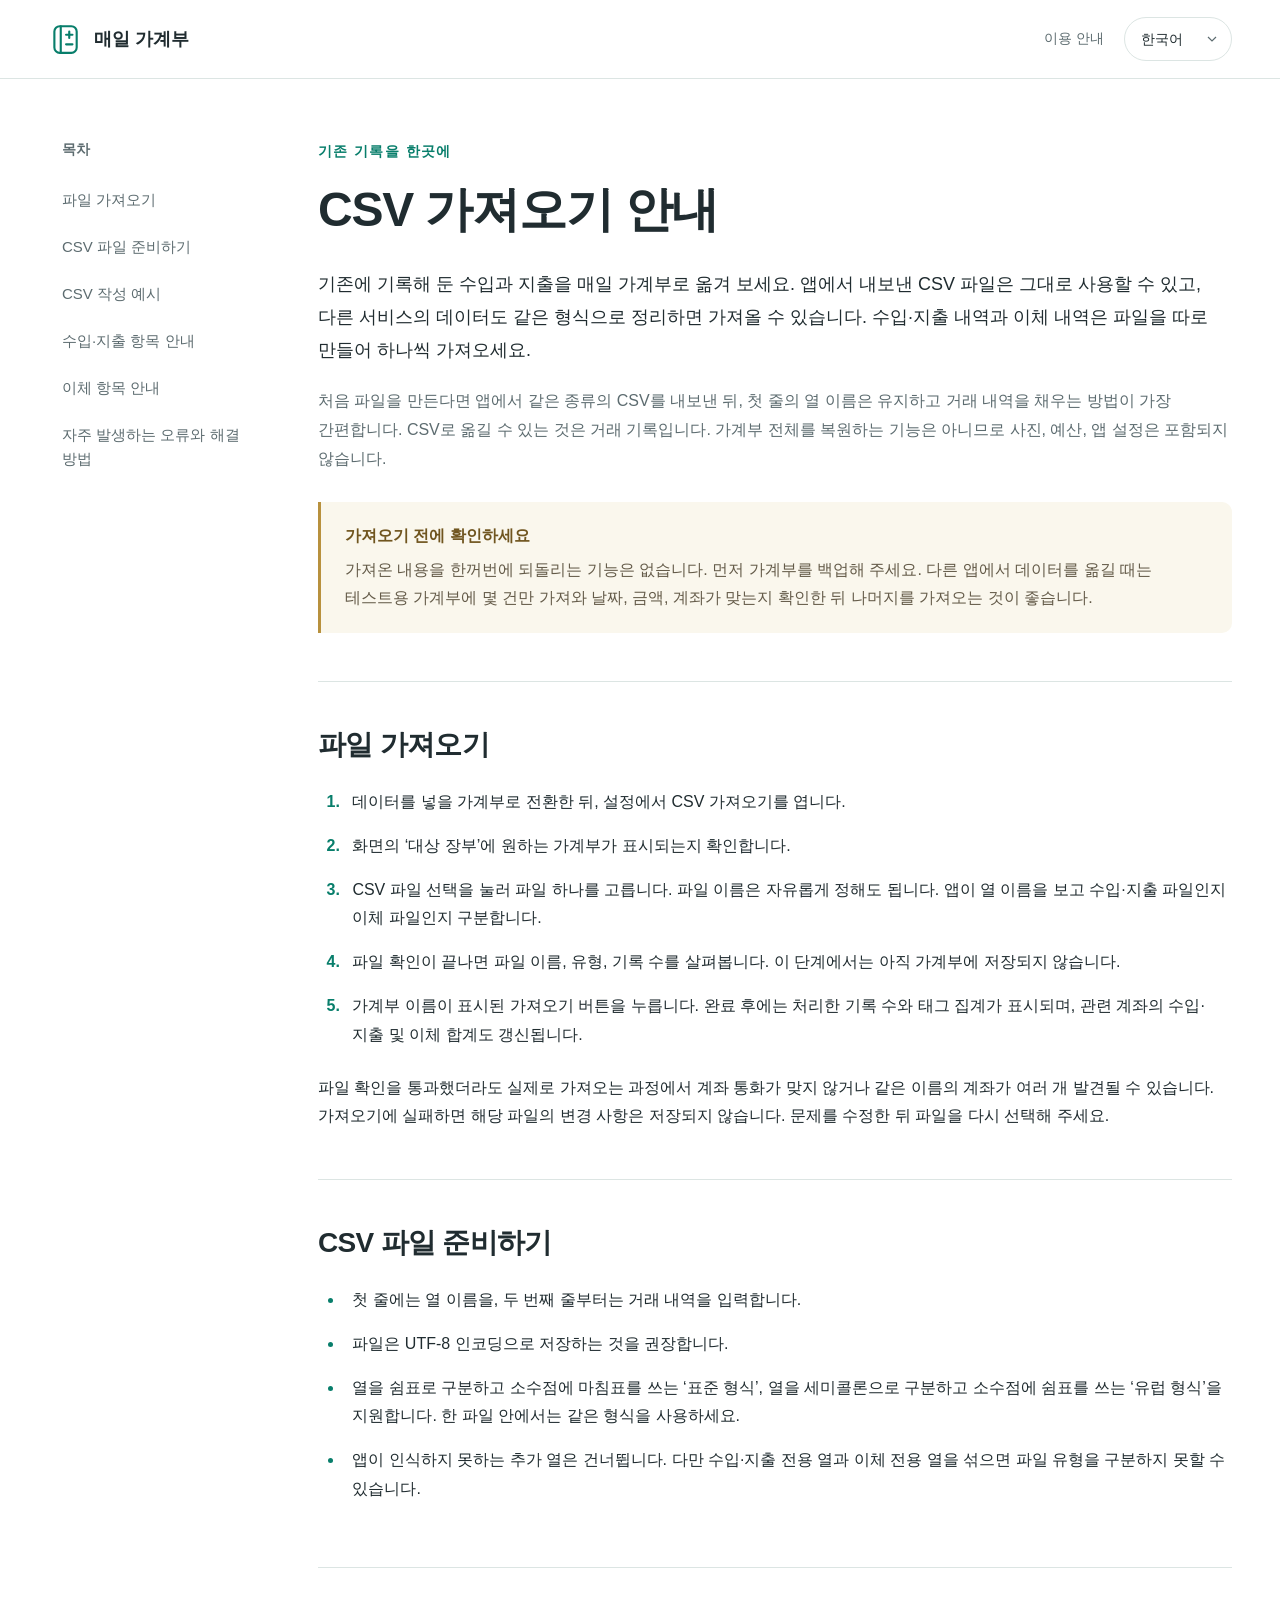
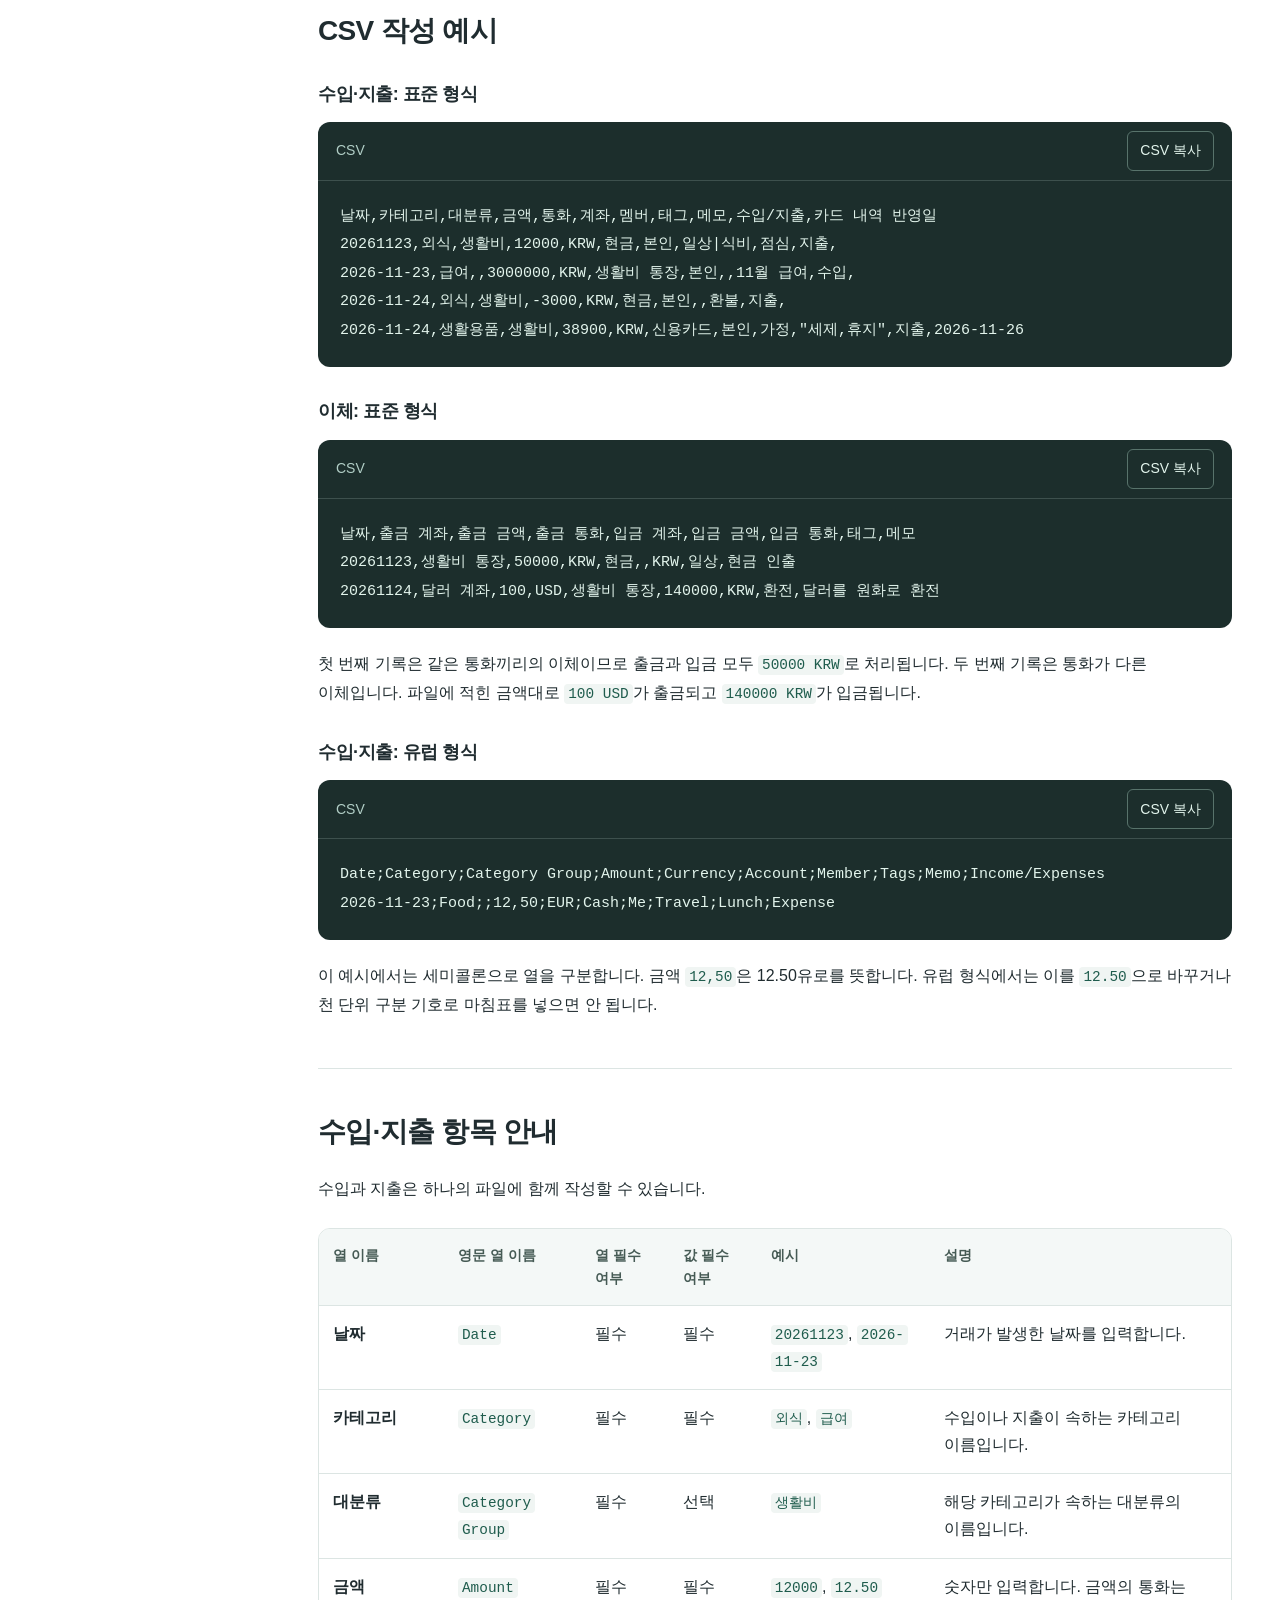
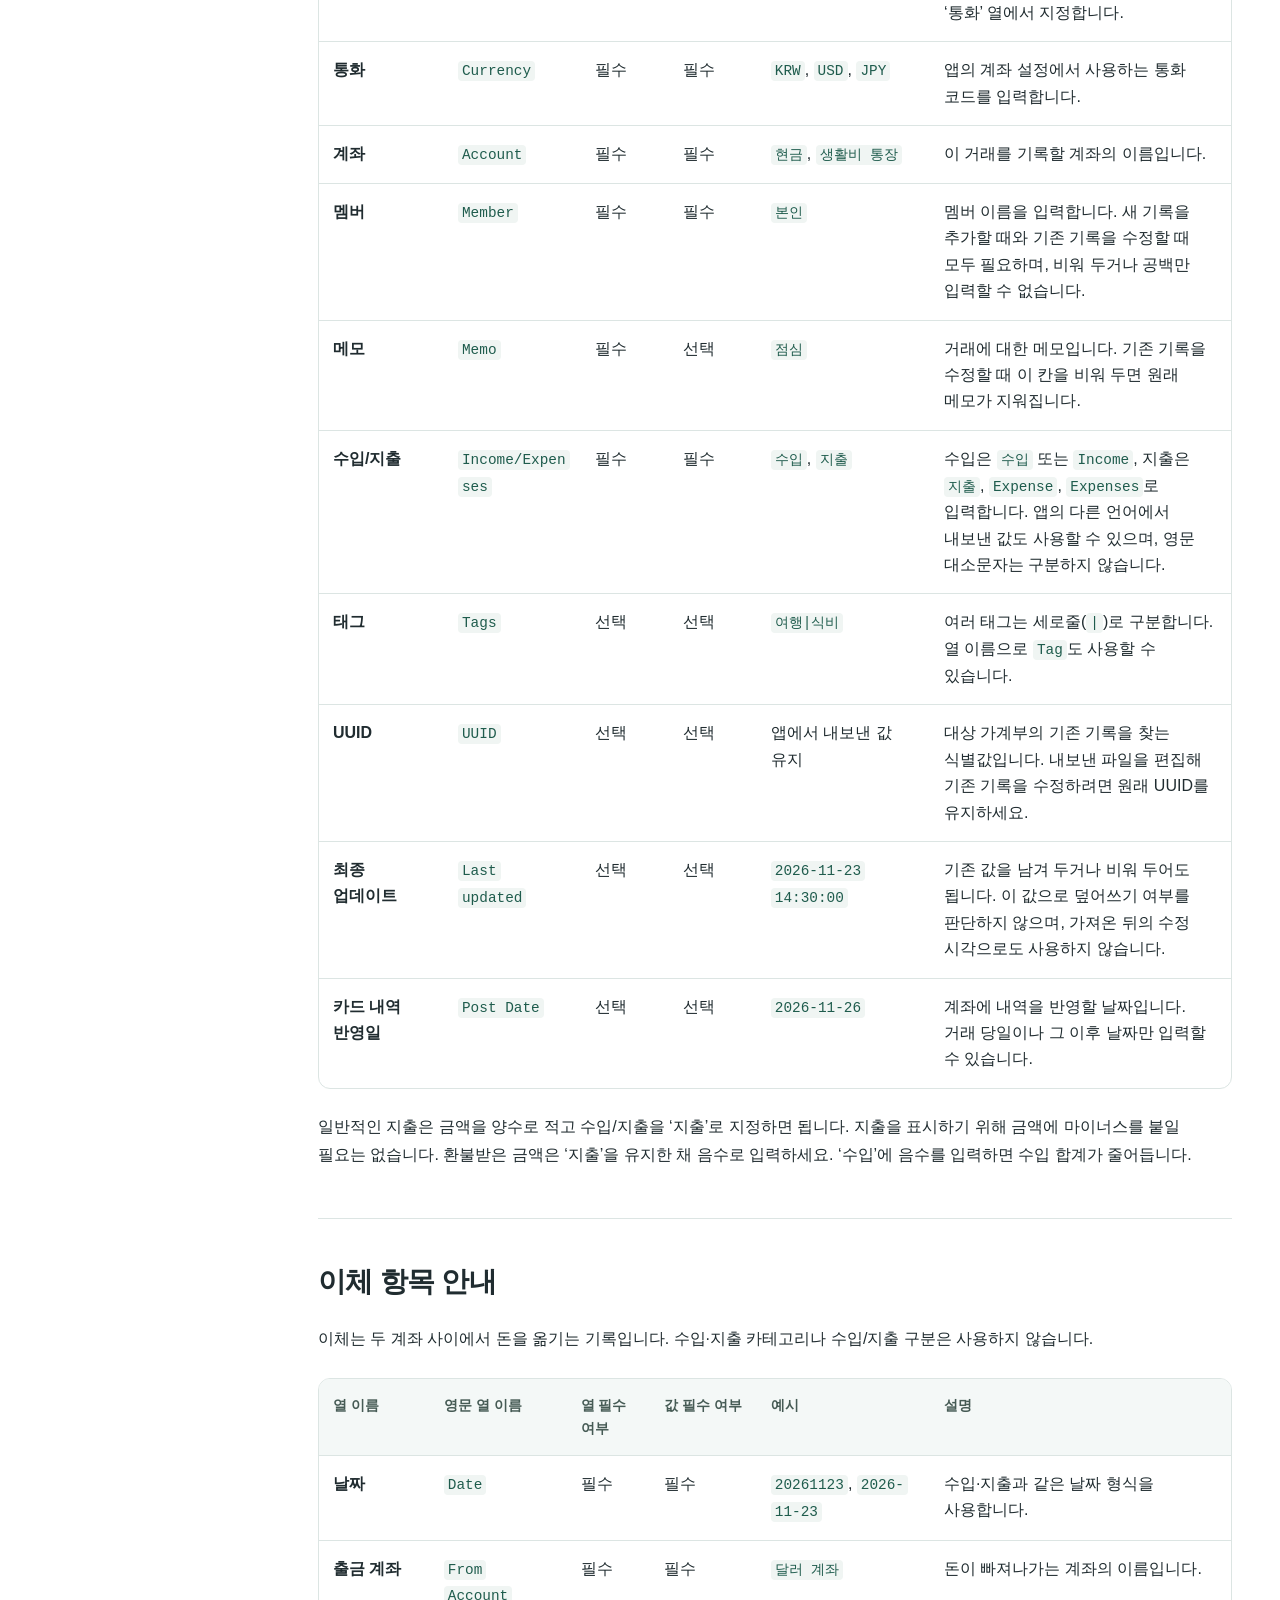
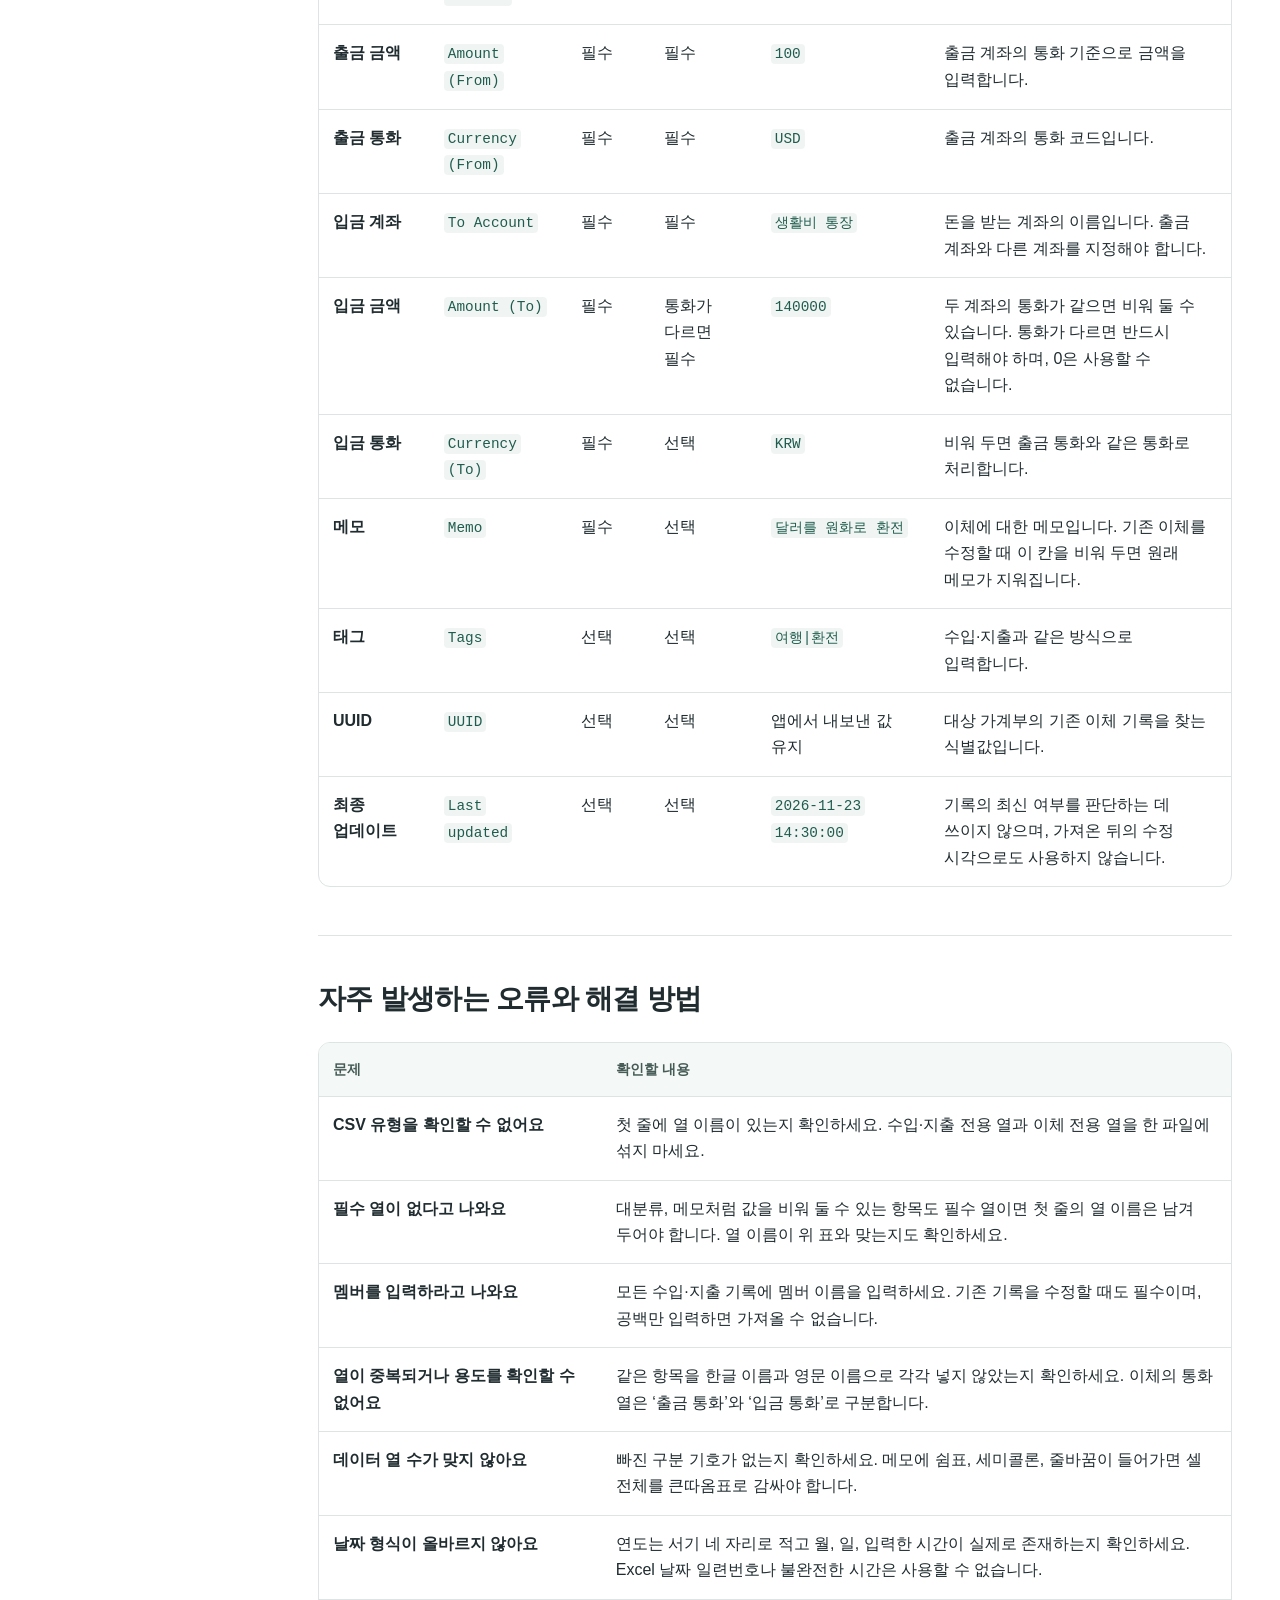
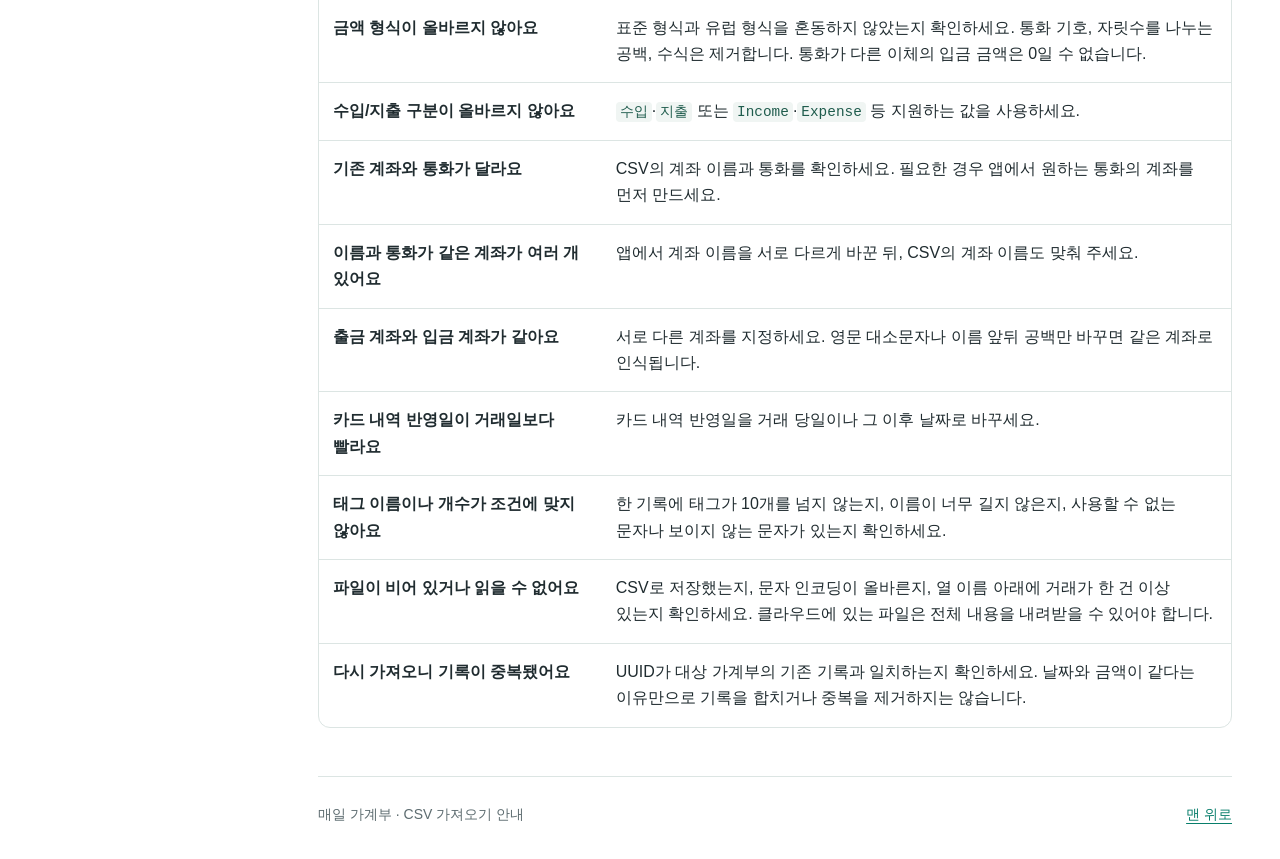
<file: manual-csv/ko/index.html>
<!doctype html>
<html lang="ko">
<head>
  <meta charset="utf-8">
  <meta name="viewport" content="width=device-width, initial-scale=1">
  <meta name="theme-color" content="#087e6b">
  <meta name="description" content="기존 거래 내역을 매일 가계부로 옮기는 방법을 알아보세요. CSV 작성 예시, 수입·지출과 이체 항목, 자주 발생하는 오류의 해결 방법을 안내합니다.">
  <title>CSV 가져오기 안내 · 매일 가계부</title>
  <link rel="alternate" hreflang="en" href="../en/">
  <link rel="alternate" hreflang="ja" href="../ja/">
  <link rel="alternate" hreflang="zh-Hans" href="../zh-hans/">
  <link rel="alternate" hreflang="zh-Hant" href="../">
  <link rel="alternate" hreflang="ko" href="../ko/">
  <link rel="icon" href="../favicon.svg" type="image/svg+xml">
  <link rel="stylesheet" href="../styles.css">
  <script src="../script.js" defer></script>
</head>
<body id="top">
  <a class="skip-link" href="#content">본문 바로가기</a>
  <header class="site-header"><div class="header-inner">
    <a class="brand" href="#top" aria-label="매일 가계부 CSV 가져오기 안내 · 맨 위로">
      <svg viewBox="0 0 32 32" fill="none" aria-hidden="true"><rect x="6" y="4" width="21" height="25" rx="5" stroke="currentColor" stroke-width="2"/><path d="M12 4v25M17 12h6M20 9v6M17 21h6" stroke="currentColor" stroke-width="2" stroke-linecap="round"/></svg>
      <span>매일 가계부</span>
    </a><div class="header-tools"><span class="header-label">이용 안내</span>
      <div class="language-switch" hidden>
        <label class="sr-only" for="language-select">언어 선택</label>
        <select id="language-select" class="language-select"><option value="../en/" lang="en">English</option><option value="../ja/" lang="ja">日本語</option><option value="../zh-hans/" lang="zh-Hans">简体中文</option><option value="../" lang="zh-Hant">繁體中文</option><option value="../ko/" lang="ko" selected>한국어</option></select>
      </div>
      <div class="language-links" role="group" aria-label="언어 선택"><a href="../en/" lang="en" hreflang="en">English</a><a href="../ja/" lang="ja" hreflang="ja">日本語</a><a href="../zh-hans/" lang="zh-Hans" hreflang="zh-Hans">简体中文</a><a href="../" lang="zh-Hant" hreflang="zh-Hant">繁體中文</a><a href="../ko/" lang="ko" hreflang="ko" aria-current="page">한국어</a></div>
    </div>
  </div></header>
  <div class="page-layout">
    <aside class="sidebar"><nav aria-label="페이지 목차"><span class="nav-label">목차</span><a href="#import">파일 가져오기</a>
<a href="#file-format">CSV 파일 준비하기</a>
<a href="#examples">CSV 작성 예시</a>
<a href="#income-expenses">수입·지출 항목 안내</a>
<a href="#transfers">이체 항목 안내</a>
<a href="#troubleshooting">자주 발생하는 오류와 해결 방법</a></nav></aside>
    <main id="content">
      <div class="introduction"><span class="eyebrow">기존 기록을 한곳에</span><h1>CSV 가져오기 안내</h1><p>기존에 기록해 둔 수입과 지출을 매일 가계부로 옮겨 보세요. 앱에서 내보낸 CSV 파일은 그대로 사용할 수 있고, 다른 서비스의 데이터도 같은 형식으로 정리하면 가져올 수 있습니다. 수입·지출 내역과 이체 내역은 파일을 따로 만들어 하나씩 가져오세요.</p>
<p>처음 파일을 만든다면 앱에서 같은 종류의 CSV를 내보낸 뒤, 첫 줄의 열 이름은 유지하고 거래 내역을 채우는 방법이 가장 간편합니다. CSV로 옮길 수 있는 것은 거래 기록입니다. 가계부 전체를 복원하는 기능은 아니므로 사진, 예산, 앱 설정은 포함되지 않습니다.</p>
<aside class="notice" aria-label="가져오기 전에 확인하세요"><span class="notice-label">가져오기 전에 확인하세요</span><p>가져온 내용을 한꺼번에 되돌리는 기능은 없습니다. 먼저 가계부를 백업해 주세요. 다른 앱에서 데이터를 옮길 때는 테스트용 가계부에 몇 건만 가져와 날짜, 금액, 계좌가 맞는지 확인한 뒤 나머지를 가져오는 것이 좋습니다.</p></aside></div>
      <section id="import" aria-labelledby="import-title"><h2 id="import-title">파일 가져오기</h2>
<ol class="steps"><li>데이터를 넣을 가계부로 전환한 뒤, 설정에서 CSV 가져오기를 엽니다.</li><li>화면의 ‘대상 장부’에 원하는 가계부가 표시되는지 확인합니다.</li><li>CSV 파일 선택을 눌러 파일 하나를 고릅니다. 파일 이름은 자유롭게 정해도 됩니다. 앱이 열 이름을 보고 수입·지출 파일인지 이체 파일인지 구분합니다.</li><li>파일 확인이 끝나면 파일 이름, 유형, 기록 수를 살펴봅니다. 이 단계에서는 아직 가계부에 저장되지 않습니다.</li><li>가계부 이름이 표시된 가져오기 버튼을 누릅니다. 완료 후에는 처리한 기록 수와 태그 집계가 표시되며, 관련 계좌의 수입·지출 및 이체 합계도 갱신됩니다.</li></ol>
<p>파일 확인을 통과했더라도 실제로 가져오는 과정에서 계좌 통화가 맞지 않거나 같은 이름의 계좌가 여러 개 발견될 수 있습니다. 가져오기에 실패하면 해당 파일의 변경 사항은 저장되지 않습니다. 문제를 수정한 뒤 파일을 다시 선택해 주세요.</p>
</section>
<section id="file-format" aria-labelledby="file-format-title"><h2 id="file-format-title">CSV 파일 준비하기</h2>
<ul class="rules"><li>첫 줄에는 열 이름을, 두 번째 줄부터는 거래 내역을 입력합니다.</li><li>파일은 UTF-8 인코딩으로 저장하는 것을 권장합니다.</li><li>열을 쉼표로 구분하고 소수점에 마침표를 쓰는 ‘표준 형식’, 열을 세미콜론으로 구분하고 소수점에 쉼표를 쓰는 ‘유럽 형식’을 지원합니다. 한 파일 안에서는 같은 형식을 사용하세요.</li><li>앱이 인식하지 못하는 추가 열은 건너뜁니다. 다만 수입·지출 전용 열과 이체 전용 열을 섞으면 파일 유형을 구분하지 못할 수 있습니다.</li></ul>
</section>
<section id="examples" aria-labelledby="examples-title"><h2 id="examples-title">CSV 작성 예시</h2>
<h3>수입·지출: 표준 형식</h3>
<div class="code-example"><div class="code-toolbar"><span>CSV</span><button class="copy-button" type="button" hidden aria-label="CSV 예시 복사">CSV 복사</button></div><pre tabindex="0" aria-label="CSV 작성 예시"><code>날짜,카테고리,대분류,금액,통화,계좌,멤버,태그,메모,수입/지출,카드 내역 반영일
20261123,외식,생활비,12000,KRW,현금,본인,일상|식비,점심,지출,
2026-11-23,급여,,3000000,KRW,생활비 통장,본인,,11월 급여,수입,
2026-11-24,외식,생활비,-3000,KRW,현금,본인,,환불,지출,
2026-11-24,생활용품,생활비,38900,KRW,신용카드,본인,가정,&quot;세제,휴지&quot;,지출,2026-11-26</code></pre></div>
<h3>이체: 표준 형식</h3>
<div class="code-example"><div class="code-toolbar"><span>CSV</span><button class="copy-button" type="button" hidden aria-label="CSV 예시 복사">CSV 복사</button></div><pre tabindex="0" aria-label="CSV 작성 예시"><code>날짜,출금 계좌,출금 금액,출금 통화,입금 계좌,입금 금액,입금 통화,태그,메모
20261123,생활비 통장,50000,KRW,현금,,KRW,일상,현금 인출
20261124,달러 계좌,100,USD,생활비 통장,140000,KRW,환전,달러를 원화로 환전</code></pre></div>
<p>첫 번째 기록은 같은 통화끼리의 이체이므로 출금과 입금 모두 <code>50000 KRW</code>로 처리됩니다. 두 번째 기록은 통화가 다른 이체입니다. 파일에 적힌 금액대로 <code>100 USD</code>가 출금되고 <code>140000 KRW</code>가 입금됩니다.</p>
<h3>수입·지출: 유럽 형식</h3>
<div class="code-example"><div class="code-toolbar"><span>CSV</span><button class="copy-button" type="button" hidden aria-label="CSV 예시 복사">CSV 복사</button></div><pre tabindex="0" aria-label="CSV 작성 예시"><code>Date;Category;Category Group;Amount;Currency;Account;Member;Tags;Memo;Income/Expenses
2026-11-23;Food;;12,50;EUR;Cash;Me;Travel;Lunch;Expense</code></pre></div>
<p>이 예시에서는 세미콜론으로 열을 구분합니다. 금액 <code>12,50</code>은 12.50유로를 뜻합니다. 유럽 형식에서는 이를 <code>12.50</code>으로 바꾸거나 천 단위 구분 기호로 마침표를 넣으면 안 됩니다.</p>
</section>
<section id="income-expenses" aria-labelledby="income-expenses-title"><h2 id="income-expenses-title">수입·지출 항목 안내</h2>
<p>수입과 지출은 하나의 파일에 함께 작성할 수 있습니다.</p>
<div class="table-wrap"><table class="field-table" role="table"><thead role="rowgroup"><tr role="row"><th scope="col" role="columnheader">열 이름</th><th scope="col" role="columnheader">영문 열 이름</th><th scope="col" role="columnheader">열 필수 여부</th><th scope="col" role="columnheader">값 필수 여부</th><th scope="col" role="columnheader">예시</th><th scope="col" role="columnheader">설명</th></tr></thead><tbody role="rowgroup"><tr role="row"><th scope="row" role="rowheader">날짜</th><td role="cell" data-label="영문 열 이름"><code>Date</code></td><td role="cell" data-label="열 필수 여부">필수</td><td role="cell" data-label="값 필수 여부">필수</td><td role="cell" data-label="예시"><code>20261123</code>, <code>2026-11-23</code></td><td role="cell" data-label="설명">거래가 발생한 날짜를 입력합니다.</td></tr><tr role="row"><th scope="row" role="rowheader">카테고리</th><td role="cell" data-label="영문 열 이름"><code>Category</code></td><td role="cell" data-label="열 필수 여부">필수</td><td role="cell" data-label="값 필수 여부">필수</td><td role="cell" data-label="예시"><code>외식</code>, <code>급여</code></td><td role="cell" data-label="설명">수입이나 지출이 속하는 카테고리 이름입니다.</td></tr><tr role="row"><th scope="row" role="rowheader">대분류</th><td role="cell" data-label="영문 열 이름"><code>Category Group</code></td><td role="cell" data-label="열 필수 여부">필수</td><td role="cell" data-label="값 필수 여부">선택</td><td role="cell" data-label="예시"><code>생활비</code></td><td role="cell" data-label="설명">해당 카테고리가 속하는 대분류의 이름입니다.</td></tr><tr role="row"><th scope="row" role="rowheader">금액</th><td role="cell" data-label="영문 열 이름"><code>Amount</code></td><td role="cell" data-label="열 필수 여부">필수</td><td role="cell" data-label="값 필수 여부">필수</td><td role="cell" data-label="예시"><code>12000</code>, <code>12.50</code></td><td role="cell" data-label="설명">숫자만 입력합니다. 금액의 통화는 ‘통화’ 열에서 지정합니다.</td></tr><tr role="row"><th scope="row" role="rowheader">통화</th><td role="cell" data-label="영문 열 이름"><code>Currency</code></td><td role="cell" data-label="열 필수 여부">필수</td><td role="cell" data-label="값 필수 여부">필수</td><td role="cell" data-label="예시"><code>KRW</code>, <code>USD</code>, <code>JPY</code></td><td role="cell" data-label="설명">앱의 계좌 설정에서 사용하는 통화 코드를 입력합니다.</td></tr><tr role="row"><th scope="row" role="rowheader">계좌</th><td role="cell" data-label="영문 열 이름"><code>Account</code></td><td role="cell" data-label="열 필수 여부">필수</td><td role="cell" data-label="값 필수 여부">필수</td><td role="cell" data-label="예시"><code>현금</code>, <code>생활비 통장</code></td><td role="cell" data-label="설명">이 거래를 기록할 계좌의 이름입니다.</td></tr><tr role="row"><th scope="row" role="rowheader">멤버</th><td role="cell" data-label="영문 열 이름"><code>Member</code></td><td role="cell" data-label="열 필수 여부">필수</td><td role="cell" data-label="값 필수 여부">필수</td><td role="cell" data-label="예시"><code>본인</code></td><td role="cell" data-label="설명">멤버 이름을 입력합니다. 새 기록을 추가할 때와 기존 기록을 수정할 때 모두 필요하며, 비워 두거나 공백만 입력할 수 없습니다.</td></tr><tr role="row"><th scope="row" role="rowheader">메모</th><td role="cell" data-label="영문 열 이름"><code>Memo</code></td><td role="cell" data-label="열 필수 여부">필수</td><td role="cell" data-label="값 필수 여부">선택</td><td role="cell" data-label="예시"><code>점심</code></td><td role="cell" data-label="설명">거래에 대한 메모입니다. 기존 기록을 수정할 때 이 칸을 비워 두면 원래 메모가 지워집니다.</td></tr><tr role="row"><th scope="row" role="rowheader">수입/지출</th><td role="cell" data-label="영문 열 이름"><code>Income/Expenses</code></td><td role="cell" data-label="열 필수 여부">필수</td><td role="cell" data-label="값 필수 여부">필수</td><td role="cell" data-label="예시"><code>수입</code>, <code>지출</code></td><td role="cell" data-label="설명">수입은 <code>수입</code> 또는 <code>Income</code>, 지출은 <code>지출</code>, <code>Expense</code>, <code>Expenses</code>로 입력합니다. 앱의 다른 언어에서 내보낸 값도 사용할 수 있으며, 영문 대소문자는 구분하지 않습니다.</td></tr><tr role="row"><th scope="row" role="rowheader">태그</th><td role="cell" data-label="영문 열 이름"><code>Tags</code></td><td role="cell" data-label="열 필수 여부">선택</td><td role="cell" data-label="값 필수 여부">선택</td><td role="cell" data-label="예시"><code>여행|식비</code></td><td role="cell" data-label="설명">여러 태그는 세로줄(<code>|</code>)로 구분합니다. 열 이름으로 <code>Tag</code>도 사용할 수 있습니다.</td></tr><tr role="row"><th scope="row" role="rowheader">UUID</th><td role="cell" data-label="영문 열 이름"><code>UUID</code></td><td role="cell" data-label="열 필수 여부">선택</td><td role="cell" data-label="값 필수 여부">선택</td><td role="cell" data-label="예시">앱에서 내보낸 값 유지</td><td role="cell" data-label="설명">대상 가계부의 기존 기록을 찾는 식별값입니다. 내보낸 파일을 편집해 기존 기록을 수정하려면 원래 UUID를 유지하세요.</td></tr><tr role="row"><th scope="row" role="rowheader">최종 업데이트</th><td role="cell" data-label="영문 열 이름"><code>Last updated</code></td><td role="cell" data-label="열 필수 여부">선택</td><td role="cell" data-label="값 필수 여부">선택</td><td role="cell" data-label="예시"><code>2026-11-23 14:30:00</code></td><td role="cell" data-label="설명">기존 값을 남겨 두거나 비워 두어도 됩니다. 이 값으로 덮어쓰기 여부를 판단하지 않으며, 가져온 뒤의 수정 시각으로도 사용하지 않습니다.</td></tr><tr role="row"><th scope="row" role="rowheader">카드 내역 반영일</th><td role="cell" data-label="영문 열 이름"><code>Post Date</code></td><td role="cell" data-label="열 필수 여부">선택</td><td role="cell" data-label="값 필수 여부">선택</td><td role="cell" data-label="예시"><code>2026-11-26</code></td><td role="cell" data-label="설명">계좌에 내역을 반영할 날짜입니다. 거래 당일이나 그 이후 날짜만 입력할 수 있습니다.</td></tr></tbody></table></div>
<p>일반적인 지출은 금액을 양수로 적고 수입/지출을 ‘지출’로 지정하면 됩니다. 지출을 표시하기 위해 금액에 마이너스를 붙일 필요는 없습니다. 환불받은 금액은 ‘지출’을 유지한 채 음수로 입력하세요. ‘수입’에 음수를 입력하면 수입 합계가 줄어듭니다.</p>
</section>
<section id="transfers" aria-labelledby="transfers-title"><h2 id="transfers-title">이체 항목 안내</h2>
<p>이체는 두 계좌 사이에서 돈을 옮기는 기록입니다. 수입·지출 카테고리나 수입/지출 구분은 사용하지 않습니다.</p>
<div class="table-wrap"><table class="field-table" role="table"><thead role="rowgroup"><tr role="row"><th scope="col" role="columnheader">열 이름</th><th scope="col" role="columnheader">영문 열 이름</th><th scope="col" role="columnheader">열 필수 여부</th><th scope="col" role="columnheader">값 필수 여부</th><th scope="col" role="columnheader">예시</th><th scope="col" role="columnheader">설명</th></tr></thead><tbody role="rowgroup"><tr role="row"><th scope="row" role="rowheader">날짜</th><td role="cell" data-label="영문 열 이름"><code>Date</code></td><td role="cell" data-label="열 필수 여부">필수</td><td role="cell" data-label="값 필수 여부">필수</td><td role="cell" data-label="예시"><code>20261123</code>, <code>2026-11-23</code></td><td role="cell" data-label="설명">수입·지출과 같은 날짜 형식을 사용합니다.</td></tr><tr role="row"><th scope="row" role="rowheader">출금 계좌</th><td role="cell" data-label="영문 열 이름"><code>From Account</code></td><td role="cell" data-label="열 필수 여부">필수</td><td role="cell" data-label="값 필수 여부">필수</td><td role="cell" data-label="예시"><code>달러 계좌</code></td><td role="cell" data-label="설명">돈이 빠져나가는 계좌의 이름입니다.</td></tr><tr role="row"><th scope="row" role="rowheader">출금 금액</th><td role="cell" data-label="영문 열 이름"><code>Amount (From)</code></td><td role="cell" data-label="열 필수 여부">필수</td><td role="cell" data-label="값 필수 여부">필수</td><td role="cell" data-label="예시"><code>100</code></td><td role="cell" data-label="설명">출금 계좌의 통화 기준으로 금액을 입력합니다.</td></tr><tr role="row"><th scope="row" role="rowheader">출금 통화</th><td role="cell" data-label="영문 열 이름"><code>Currency (From)</code></td><td role="cell" data-label="열 필수 여부">필수</td><td role="cell" data-label="값 필수 여부">필수</td><td role="cell" data-label="예시"><code>USD</code></td><td role="cell" data-label="설명">출금 계좌의 통화 코드입니다.</td></tr><tr role="row"><th scope="row" role="rowheader">입금 계좌</th><td role="cell" data-label="영문 열 이름"><code>To Account</code></td><td role="cell" data-label="열 필수 여부">필수</td><td role="cell" data-label="값 필수 여부">필수</td><td role="cell" data-label="예시"><code>생활비 통장</code></td><td role="cell" data-label="설명">돈을 받는 계좌의 이름입니다. 출금 계좌와 다른 계좌를 지정해야 합니다.</td></tr><tr role="row"><th scope="row" role="rowheader">입금 금액</th><td role="cell" data-label="영문 열 이름"><code>Amount (To)</code></td><td role="cell" data-label="열 필수 여부">필수</td><td role="cell" data-label="값 필수 여부">통화가 다르면 필수</td><td role="cell" data-label="예시"><code>140000</code></td><td role="cell" data-label="설명">두 계좌의 통화가 같으면 비워 둘 수 있습니다. 통화가 다르면 반드시 입력해야 하며, 0은 사용할 수 없습니다.</td></tr><tr role="row"><th scope="row" role="rowheader">입금 통화</th><td role="cell" data-label="영문 열 이름"><code>Currency (To)</code></td><td role="cell" data-label="열 필수 여부">필수</td><td role="cell" data-label="값 필수 여부">선택</td><td role="cell" data-label="예시"><code>KRW</code></td><td role="cell" data-label="설명">비워 두면 출금 통화와 같은 통화로 처리합니다.</td></tr><tr role="row"><th scope="row" role="rowheader">메모</th><td role="cell" data-label="영문 열 이름"><code>Memo</code></td><td role="cell" data-label="열 필수 여부">필수</td><td role="cell" data-label="값 필수 여부">선택</td><td role="cell" data-label="예시"><code>달러를 원화로 환전</code></td><td role="cell" data-label="설명">이체에 대한 메모입니다. 기존 이체를 수정할 때 이 칸을 비워 두면 원래 메모가 지워집니다.</td></tr><tr role="row"><th scope="row" role="rowheader">태그</th><td role="cell" data-label="영문 열 이름"><code>Tags</code></td><td role="cell" data-label="열 필수 여부">선택</td><td role="cell" data-label="값 필수 여부">선택</td><td role="cell" data-label="예시"><code>여행|환전</code></td><td role="cell" data-label="설명">수입·지출과 같은 방식으로 입력합니다.</td></tr><tr role="row"><th scope="row" role="rowheader">UUID</th><td role="cell" data-label="영문 열 이름"><code>UUID</code></td><td role="cell" data-label="열 필수 여부">선택</td><td role="cell" data-label="값 필수 여부">선택</td><td role="cell" data-label="예시">앱에서 내보낸 값 유지</td><td role="cell" data-label="설명">대상 가계부의 기존 이체 기록을 찾는 식별값입니다.</td></tr><tr role="row"><th scope="row" role="rowheader">최종 업데이트</th><td role="cell" data-label="영문 열 이름"><code>Last updated</code></td><td role="cell" data-label="열 필수 여부">선택</td><td role="cell" data-label="값 필수 여부">선택</td><td role="cell" data-label="예시"><code>2026-11-23 14:30:00</code></td><td role="cell" data-label="설명">기록의 최신 여부를 판단하는 데 쓰이지 않으며, 가져온 뒤의 수정 시각으로도 사용하지 않습니다.</td></tr></tbody></table></div>
</section>
<section id="troubleshooting" aria-labelledby="troubleshooting-title"><h2 id="troubleshooting-title">자주 발생하는 오류와 해결 방법</h2>
<div class="table-wrap"><table class="error-table" role="table"><thead role="rowgroup"><tr role="row"><th scope="col" role="columnheader">문제</th><th scope="col" role="columnheader">확인할 내용</th></tr></thead><tbody role="rowgroup"><tr role="row"><th scope="row" role="rowheader">CSV 유형을 확인할 수 없어요</th><td role="cell" data-label="확인할 내용">첫 줄에 열 이름이 있는지 확인하세요. 수입·지출 전용 열과 이체 전용 열을 한 파일에 섞지 마세요.</td></tr><tr role="row"><th scope="row" role="rowheader">필수 열이 없다고 나와요</th><td role="cell" data-label="확인할 내용">대분류, 메모처럼 값을 비워 둘 수 있는 항목도 필수 열이면 첫 줄의 열 이름은 남겨 두어야 합니다. 열 이름이 위 표와 맞는지도 확인하세요.</td></tr><tr role="row"><th scope="row" role="rowheader">멤버를 입력하라고 나와요</th><td role="cell" data-label="확인할 내용">모든 수입·지출 기록에 멤버 이름을 입력하세요. 기존 기록을 수정할 때도 필수이며, 공백만 입력하면 가져올 수 없습니다.</td></tr><tr role="row"><th scope="row" role="rowheader">열이 중복되거나 용도를 확인할 수 없어요</th><td role="cell" data-label="확인할 내용">같은 항목을 한글 이름과 영문 이름으로 각각 넣지 않았는지 확인하세요. 이체의 통화 열은 ‘출금 통화’와 ‘입금 통화’로 구분합니다.</td></tr><tr role="row"><th scope="row" role="rowheader">데이터 열 수가 맞지 않아요</th><td role="cell" data-label="확인할 내용">빠진 구분 기호가 없는지 확인하세요. 메모에 쉼표, 세미콜론, 줄바꿈이 들어가면 셀 전체를 큰따옴표로 감싸야 합니다.</td></tr><tr role="row"><th scope="row" role="rowheader">날짜 형식이 올바르지 않아요</th><td role="cell" data-label="확인할 내용">연도는 서기 네 자리로 적고 월, 일, 입력한 시간이 실제로 존재하는지 확인하세요. Excel 날짜 일련번호나 불완전한 시간은 사용할 수 없습니다.</td></tr><tr role="row"><th scope="row" role="rowheader">금액 형식이 올바르지 않아요</th><td role="cell" data-label="확인할 내용">표준 형식과 유럽 형식을 혼동하지 않았는지 확인하세요. 통화 기호, 자릿수를 나누는 공백, 수식은 제거합니다. 통화가 다른 이체의 입금 금액은 0일 수 없습니다.</td></tr><tr role="row"><th scope="row" role="rowheader">수입/지출 구분이 올바르지 않아요</th><td role="cell" data-label="확인할 내용"><code>수입</code>·<code>지출</code> 또는 <code>Income</code>·<code>Expense</code> 등 지원하는 값을 사용하세요.</td></tr><tr role="row"><th scope="row" role="rowheader">기존 계좌와 통화가 달라요</th><td role="cell" data-label="확인할 내용">CSV의 계좌 이름과 통화를 확인하세요. 필요한 경우 앱에서 원하는 통화의 계좌를 먼저 만드세요.</td></tr><tr role="row"><th scope="row" role="rowheader">이름과 통화가 같은 계좌가 여러 개 있어요</th><td role="cell" data-label="확인할 내용">앱에서 계좌 이름을 서로 다르게 바꾼 뒤, CSV의 계좌 이름도 맞춰 주세요.</td></tr><tr role="row"><th scope="row" role="rowheader">출금 계좌와 입금 계좌가 같아요</th><td role="cell" data-label="확인할 내용">서로 다른 계좌를 지정하세요. 영문 대소문자나 이름 앞뒤 공백만 바꾸면 같은 계좌로 인식됩니다.</td></tr><tr role="row"><th scope="row" role="rowheader">카드 내역 반영일이 거래일보다 빨라요</th><td role="cell" data-label="확인할 내용">카드 내역 반영일을 거래 당일이나 그 이후 날짜로 바꾸세요.</td></tr><tr role="row"><th scope="row" role="rowheader">태그 이름이나 개수가 조건에 맞지 않아요</th><td role="cell" data-label="확인할 내용">한 기록에 태그가 10개를 넘지 않는지, 이름이 너무 길지 않은지, 사용할 수 없는 문자나 보이지 않는 문자가 있는지 확인하세요.</td></tr><tr role="row"><th scope="row" role="rowheader">파일이 비어 있거나 읽을 수 없어요</th><td role="cell" data-label="확인할 내용">CSV로 저장했는지, 문자 인코딩이 올바른지, 열 이름 아래에 거래가 한 건 이상 있는지 확인하세요. 클라우드에 있는 파일은 전체 내용을 내려받을 수 있어야 합니다.</td></tr><tr role="row"><th scope="row" role="rowheader">다시 가져오니 기록이 중복됐어요</th><td role="cell" data-label="확인할 내용">UUID가 대상 가계부의 기존 기록과 일치하는지 확인하세요. 날짜와 금액이 같다는 이유만으로 기록을 합치거나 중복을 제거하지는 않습니다.</td></tr></tbody></table></div>
</section>
      <footer><span>매일 가계부 · CSV 가져오기 안내</span><a href="#top">맨 위로</a></footer>
    </main>
  </div>
  <div class="sr-only" role="status" aria-live="polite" id="copy-status"></div>
</body>
</html>
</file>
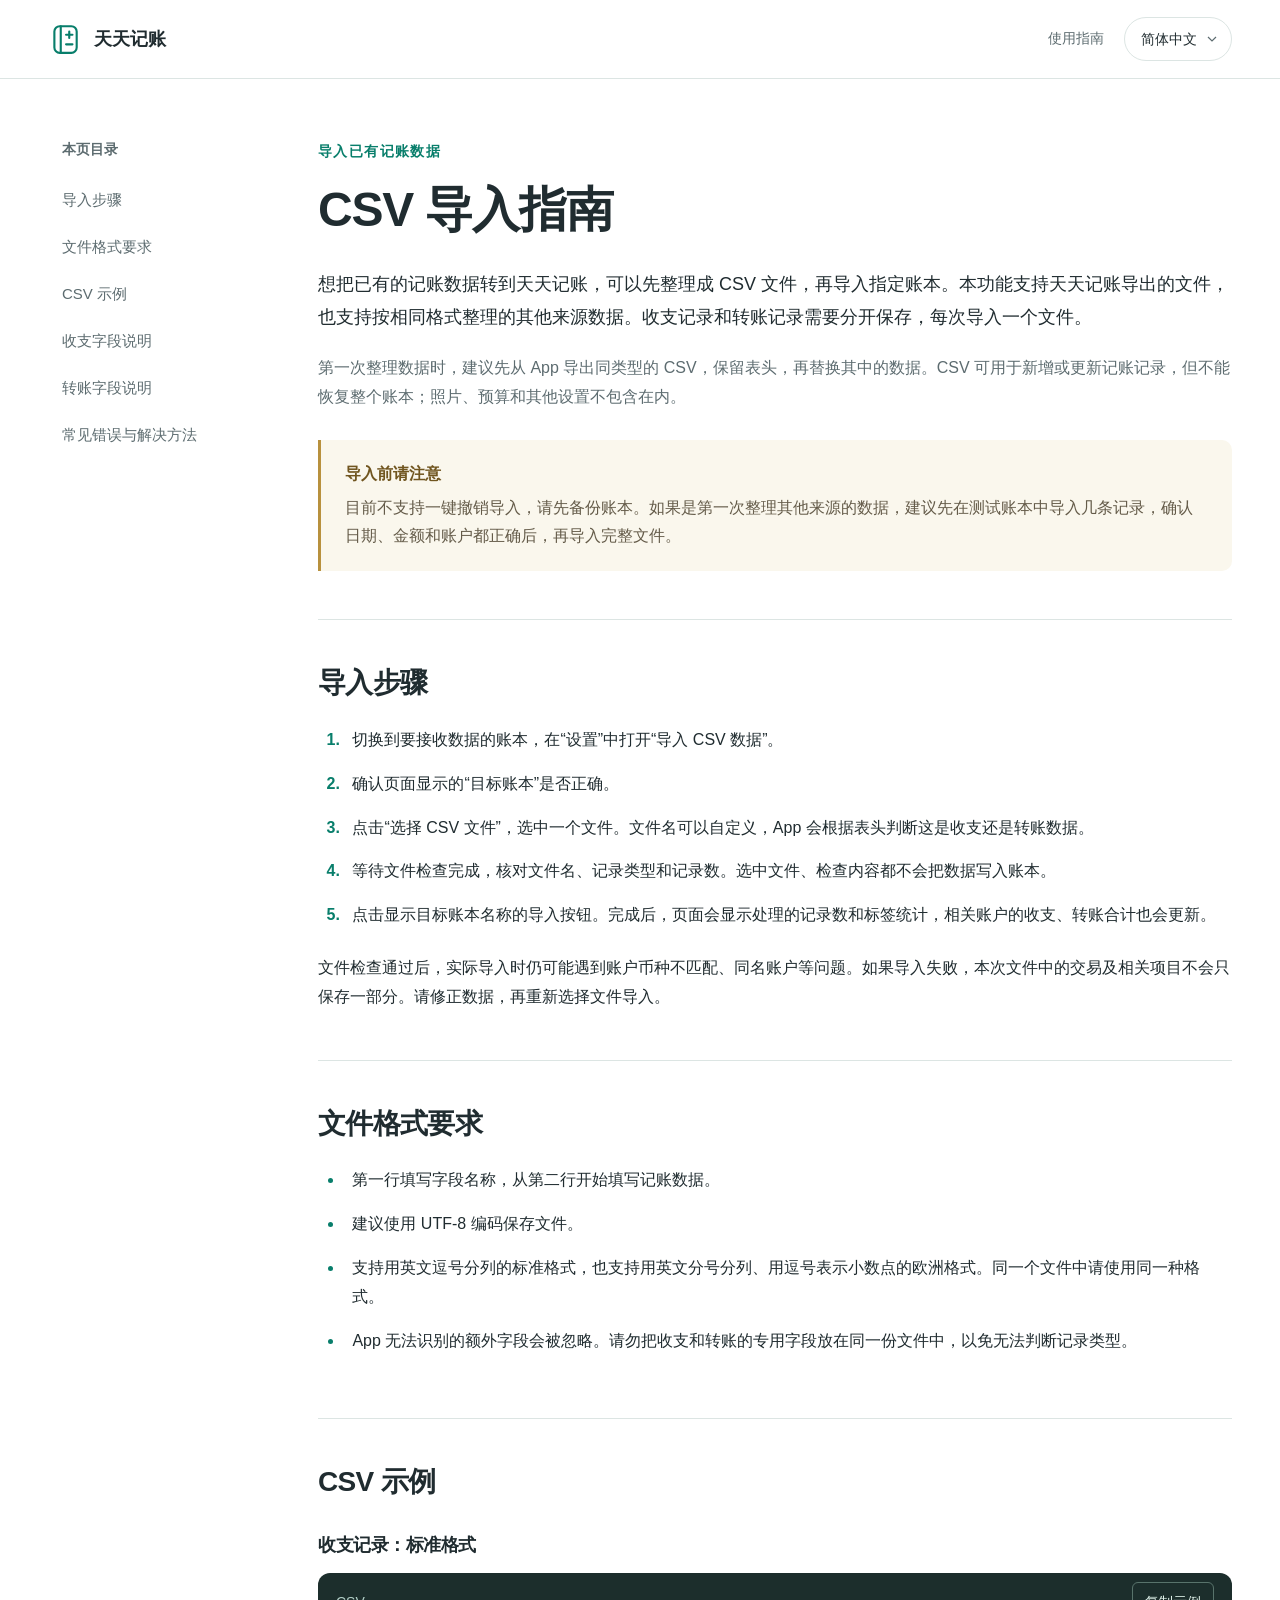
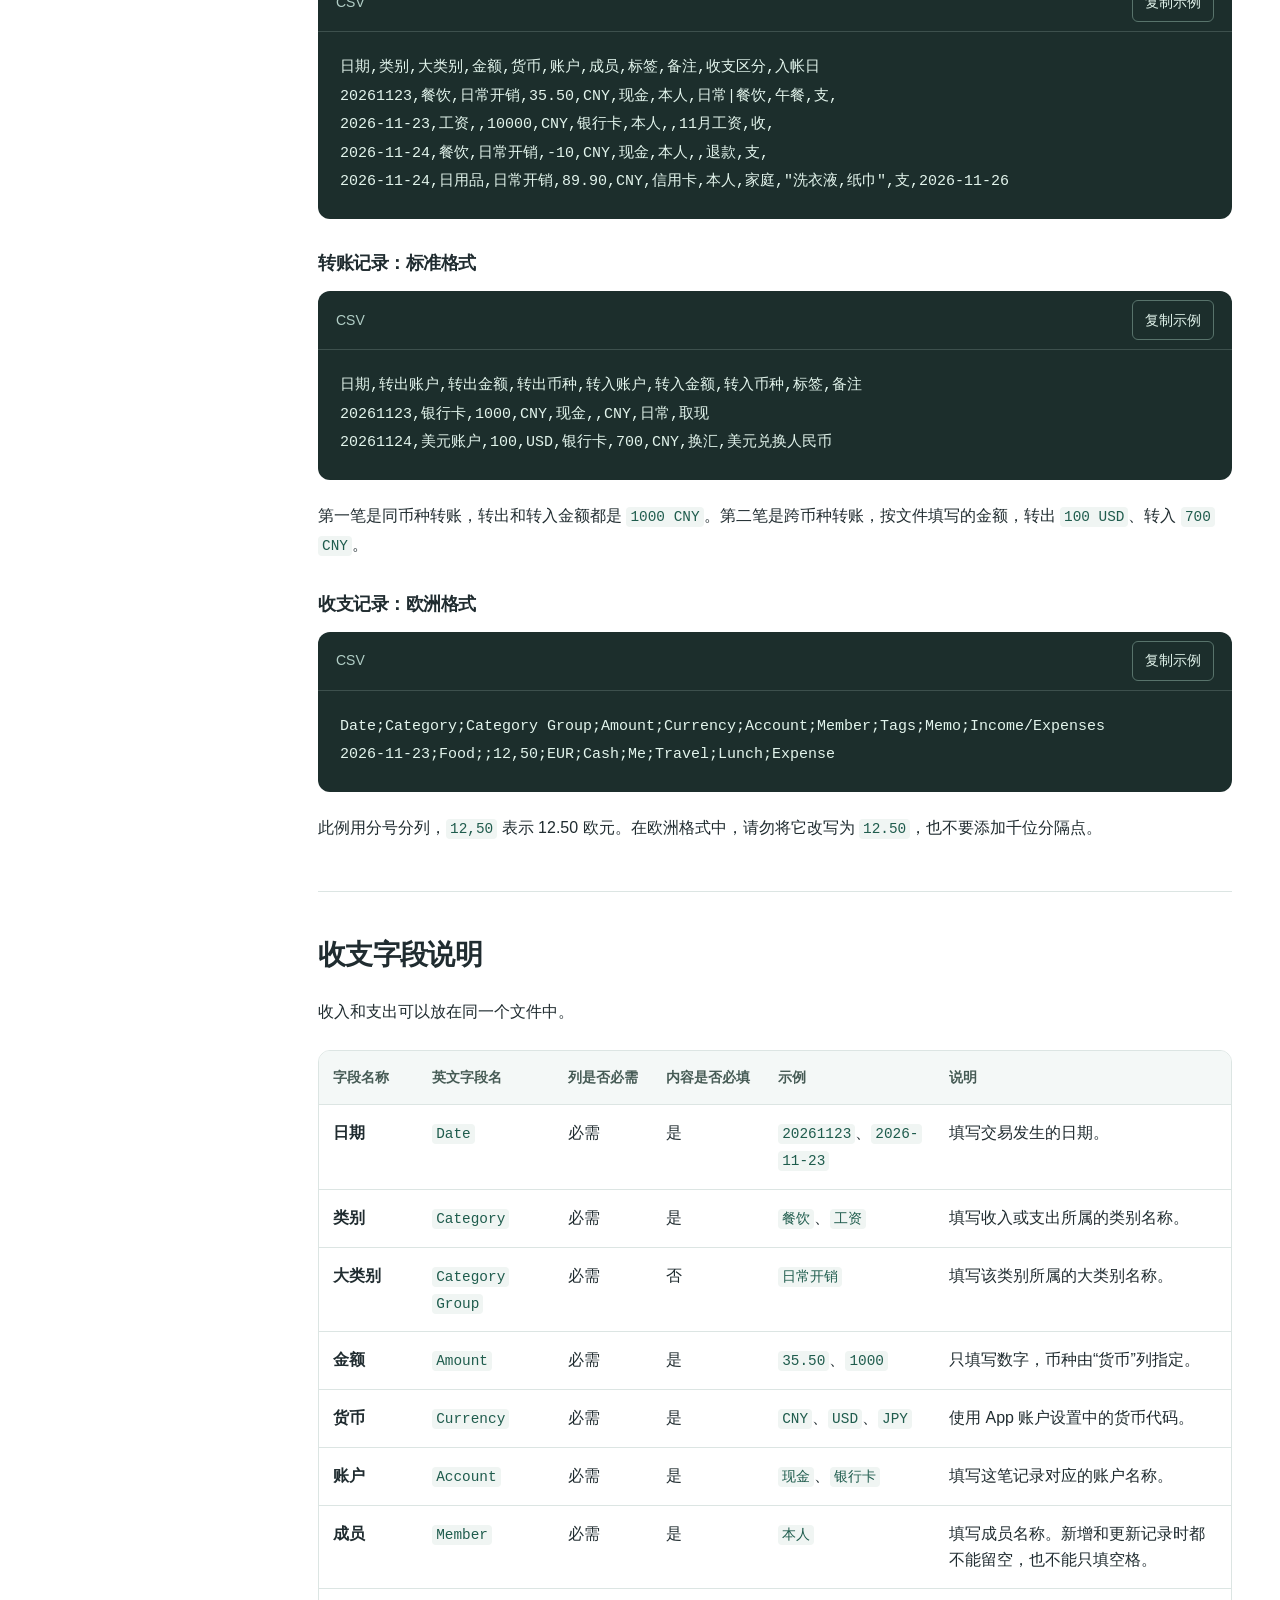
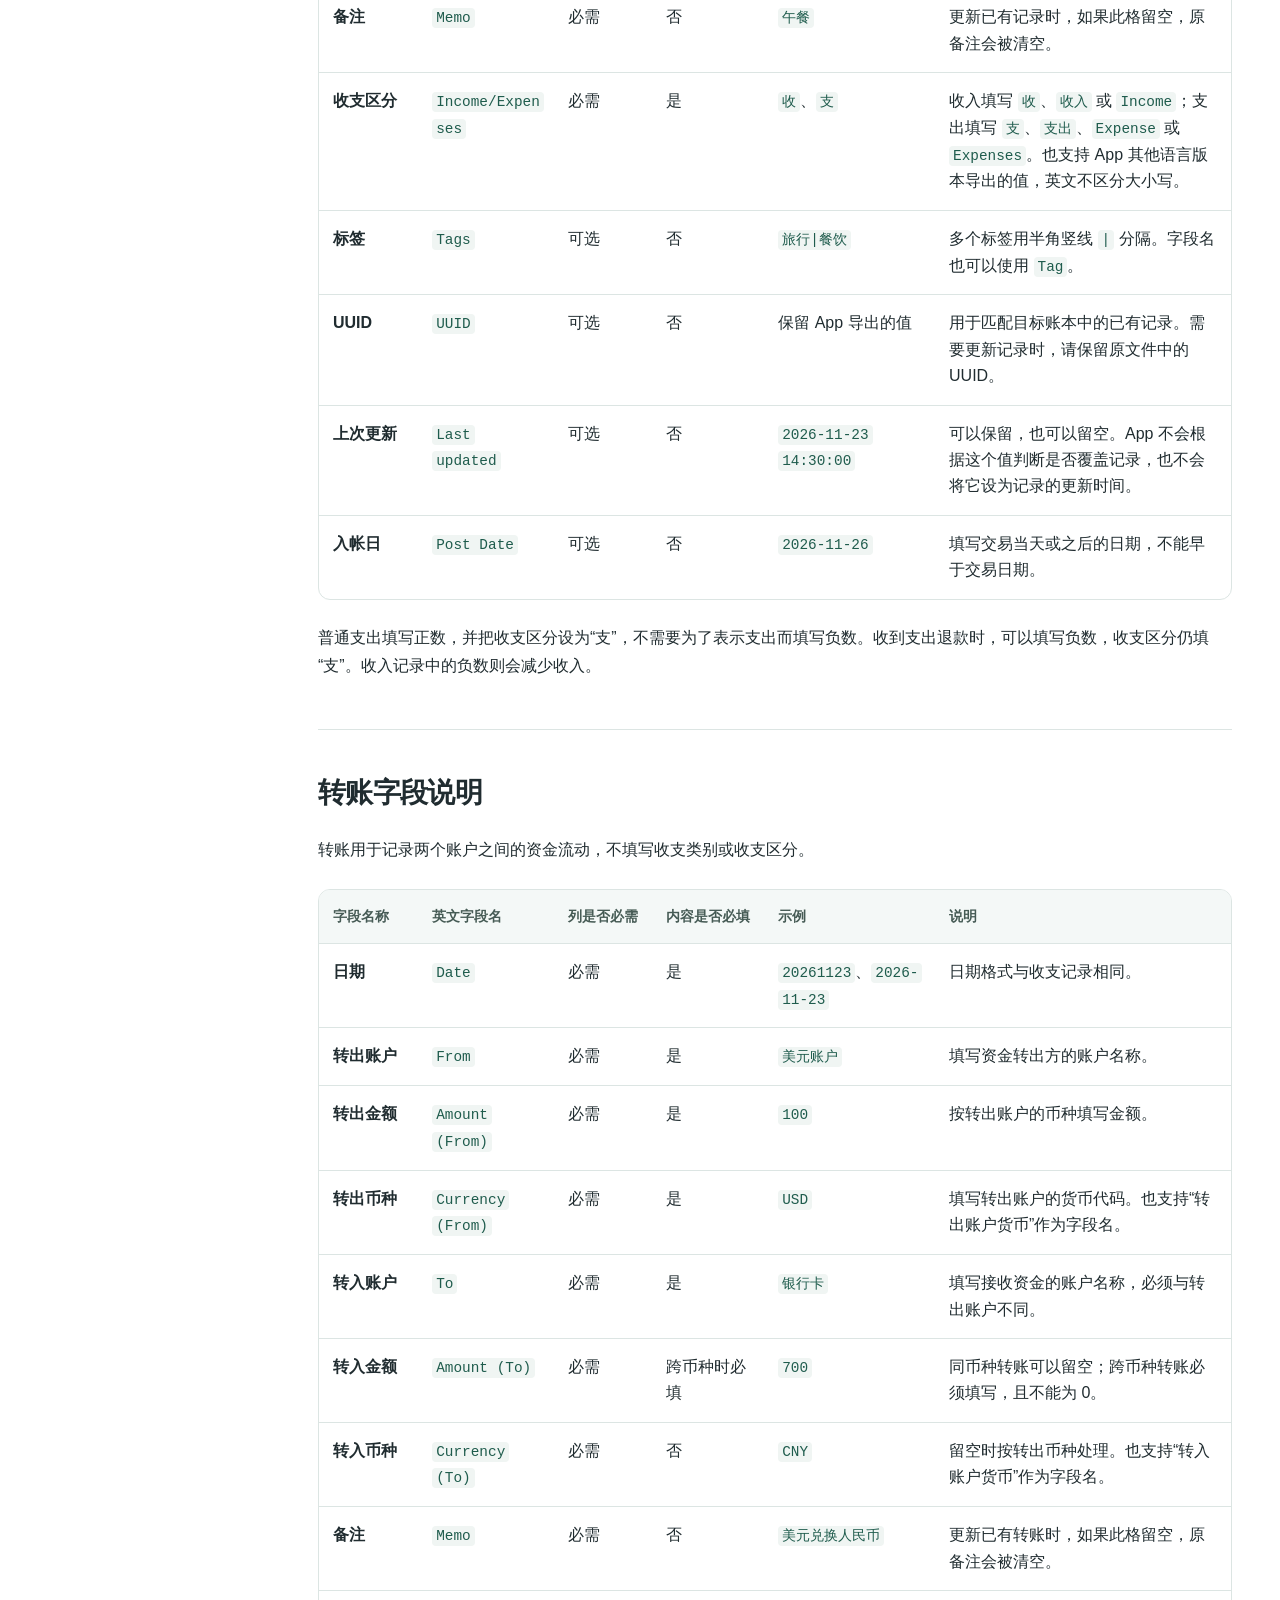
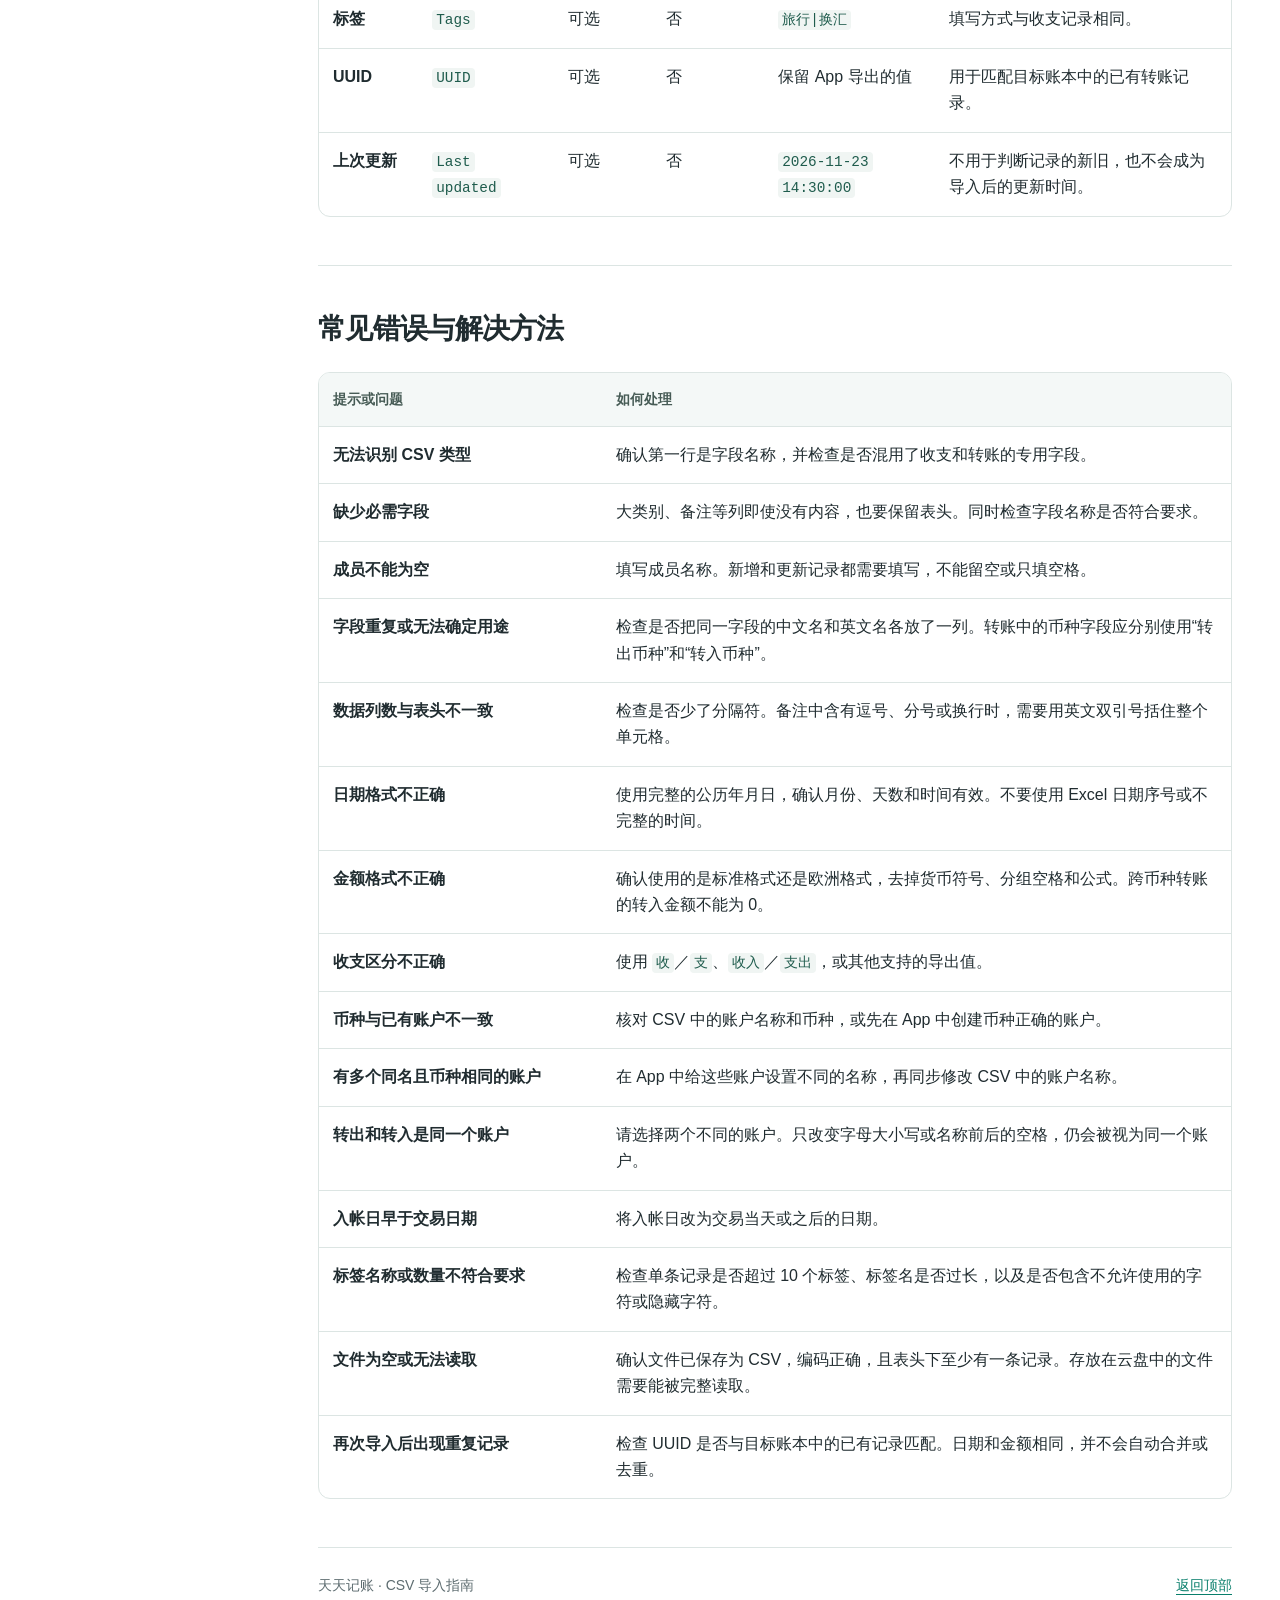
<file: manual-csv/zh-hans/index.html>
<!doctype html>
<html lang="zh-Hans">
<head>
  <meta charset="utf-8">
  <meta name="viewport" content="width=device-width, initial-scale=1">
  <meta name="theme-color" content="#087e6b">
  <meta name="description" content="天天记账 CSV 导入指南：了解导入步骤、收支和转账的字段要求，查看 CSV 示例及常见错误的解决方法。">
  <title>CSV 导入指南 · 天天记账</title>
  <link rel="alternate" hreflang="en" href="../en/">
  <link rel="alternate" hreflang="ja" href="../ja/">
  <link rel="alternate" hreflang="zh-Hans" href="../zh-hans/">
  <link rel="alternate" hreflang="zh-Hant" href="../">
  <link rel="alternate" hreflang="ko" href="../ko/">
  <link rel="icon" href="../favicon.svg" type="image/svg+xml">
  <link rel="stylesheet" href="../styles.css">
  <script src="../script.js" defer></script>
</head>
<body id="top">
  <a class="skip-link" href="#content">跳转到正文</a>
  <header class="site-header"><div class="header-inner">
    <a class="brand" href="#top" aria-label="天天记账 CSV 导入指南 · 返回顶部">
      <svg viewBox="0 0 32 32" fill="none" aria-hidden="true"><rect x="6" y="4" width="21" height="25" rx="5" stroke="currentColor" stroke-width="2"/><path d="M12 4v25M17 12h6M20 9v6M17 21h6" stroke="currentColor" stroke-width="2" stroke-linecap="round"/></svg>
      <span>天天记账</span>
    </a><div class="header-tools"><span class="header-label">使用指南</span>
      <div class="language-switch" hidden>
        <label class="sr-only" for="language-select">显示语言</label>
        <select id="language-select" class="language-select"><option value="../en/" lang="en">English</option><option value="../ja/" lang="ja">日本語</option><option value="../zh-hans/" lang="zh-Hans" selected>简体中文</option><option value="../" lang="zh-Hant">繁體中文</option><option value="../ko/" lang="ko">한국어</option></select>
      </div>
      <div class="language-links" role="group" aria-label="显示语言"><a href="../en/" lang="en" hreflang="en">English</a><a href="../ja/" lang="ja" hreflang="ja">日本語</a><a href="../zh-hans/" lang="zh-Hans" hreflang="zh-Hans" aria-current="page">简体中文</a><a href="../" lang="zh-Hant" hreflang="zh-Hant">繁體中文</a><a href="../ko/" lang="ko" hreflang="ko">한국어</a></div>
    </div>
  </div></header>
  <div class="page-layout">
    <aside class="sidebar"><nav aria-label="页面目录"><span class="nav-label">本页目录</span><a href="#import">导入步骤</a>
<a href="#file-format">文件格式要求</a>
<a href="#examples">CSV 示例</a>
<a href="#income-expenses">收支字段说明</a>
<a href="#transfers">转账字段说明</a>
<a href="#troubleshooting">常见错误与解决方法</a></nav></aside>
    <main id="content">
      <div class="introduction"><span class="eyebrow">导入已有记账数据</span><h1>CSV 导入指南</h1><p>想把已有的记账数据转到天天记账，可以先整理成 CSV 文件，再导入指定账本。本功能支持天天记账导出的文件，也支持按相同格式整理的其他来源数据。收支记录和转账记录需要分开保存，每次导入一个文件。</p>
<p>第一次整理数据时，建议先从 App 导出同类型的 CSV，保留表头，再替换其中的数据。CSV 可用于新增或更新记账记录，但不能恢复整个账本；照片、预算和其他设置不包含在内。</p>
<aside class="notice" aria-label="导入前请注意"><span class="notice-label">导入前请注意</span><p>目前不支持一键撤销导入，请先备份账本。如果是第一次整理其他来源的数据，建议先在测试账本中导入几条记录，确认日期、金额和账户都正确后，再导入完整文件。</p></aside></div>
      <section id="import" aria-labelledby="import-title"><h2 id="import-title">导入步骤</h2>
<ol class="steps"><li>切换到要接收数据的账本，在“设置”中打开“导入 CSV 数据”。</li><li>确认页面显示的“目标账本”是否正确。</li><li>点击“选择 CSV 文件”，选中一个文件。文件名可以自定义，App 会根据表头判断这是收支还是转账数据。</li><li>等待文件检查完成，核对文件名、记录类型和记录数。选中文件、检查内容都不会把数据写入账本。</li><li>点击显示目标账本名称的导入按钮。完成后，页面会显示处理的记录数和标签统计，相关账户的收支、转账合计也会更新。</li></ol>
<p>文件检查通过后，实际导入时仍可能遇到账户币种不匹配、同名账户等问题。如果导入失败，本次文件中的交易及相关项目不会只保存一部分。请修正数据，再重新选择文件导入。</p>
</section>
<section id="file-format" aria-labelledby="file-format-title"><h2 id="file-format-title">文件格式要求</h2>
<ul class="rules"><li>第一行填写字段名称，从第二行开始填写记账数据。</li><li>建议使用 UTF-8 编码保存文件。</li><li>支持用英文逗号分列的标准格式，也支持用英文分号分列、用逗号表示小数点的欧洲格式。同一个文件中请使用同一种格式。</li><li>App 无法识别的额外字段会被忽略。请勿把收支和转账的专用字段放在同一份文件中，以免无法判断记录类型。</li></ul>
</section>
<section id="examples" aria-labelledby="examples-title"><h2 id="examples-title">CSV 示例</h2>
<h3>收支记录：标准格式</h3>
<div class="code-example"><div class="code-toolbar"><span>CSV</span><button class="copy-button" type="button" hidden aria-label="复制 CSV 示例">复制示例</button></div><pre tabindex="0" aria-label="CSV 示例内容"><code>日期,类别,大类别,金额,货币,账户,成员,标签,备注,收支区分,入帐日
20261123,餐饮,日常开销,35.50,CNY,现金,本人,日常|餐饮,午餐,支,
2026-11-23,工资,,10000,CNY,银行卡,本人,,11月工资,收,
2026-11-24,餐饮,日常开销,-10,CNY,现金,本人,,退款,支,
2026-11-24,日用品,日常开销,89.90,CNY,信用卡,本人,家庭,&quot;洗衣液,纸巾&quot;,支,2026-11-26</code></pre></div>
<h3>转账记录：标准格式</h3>
<div class="code-example"><div class="code-toolbar"><span>CSV</span><button class="copy-button" type="button" hidden aria-label="复制 CSV 示例">复制示例</button></div><pre tabindex="0" aria-label="CSV 示例内容"><code>日期,转出账户,转出金额,转出币种,转入账户,转入金额,转入币种,标签,备注
20261123,银行卡,1000,CNY,现金,,CNY,日常,取现
20261124,美元账户,100,USD,银行卡,700,CNY,换汇,美元兑换人民币</code></pre></div>
<p>第一笔是同币种转账，转出和转入金额都是 <code>1000 CNY</code>。第二笔是跨币种转账，按文件填写的金额，转出 <code>100 USD</code>、转入 <code>700 CNY</code>。</p>
<h3>收支记录：欧洲格式</h3>
<div class="code-example"><div class="code-toolbar"><span>CSV</span><button class="copy-button" type="button" hidden aria-label="复制 CSV 示例">复制示例</button></div><pre tabindex="0" aria-label="CSV 示例内容"><code>Date;Category;Category Group;Amount;Currency;Account;Member;Tags;Memo;Income/Expenses
2026-11-23;Food;;12,50;EUR;Cash;Me;Travel;Lunch;Expense</code></pre></div>
<p>此例用分号分列，<code>12,50</code> 表示 12.50 欧元。在欧洲格式中，请勿将它改写为 <code>12.50</code>，也不要添加千位分隔点。</p>
</section>
<section id="income-expenses" aria-labelledby="income-expenses-title"><h2 id="income-expenses-title">收支字段说明</h2>
<p>收入和支出可以放在同一个文件中。</p>
<div class="table-wrap"><table class="field-table" role="table"><thead role="rowgroup"><tr role="row"><th scope="col" role="columnheader">字段名称</th><th scope="col" role="columnheader">英文字段名</th><th scope="col" role="columnheader">列是否必需</th><th scope="col" role="columnheader">内容是否必填</th><th scope="col" role="columnheader">示例</th><th scope="col" role="columnheader">说明</th></tr></thead><tbody role="rowgroup"><tr role="row"><th scope="row" role="rowheader">日期</th><td role="cell" data-label="英文字段名"><code>Date</code></td><td role="cell" data-label="列是否必需">必需</td><td role="cell" data-label="内容是否必填">是</td><td role="cell" data-label="示例"><code>20261123</code>、<code>2026-11-23</code></td><td role="cell" data-label="说明">填写交易发生的日期。</td></tr><tr role="row"><th scope="row" role="rowheader">类别</th><td role="cell" data-label="英文字段名"><code>Category</code></td><td role="cell" data-label="列是否必需">必需</td><td role="cell" data-label="内容是否必填">是</td><td role="cell" data-label="示例"><code>餐饮</code>、<code>工资</code></td><td role="cell" data-label="说明">填写收入或支出所属的类别名称。</td></tr><tr role="row"><th scope="row" role="rowheader">大类别</th><td role="cell" data-label="英文字段名"><code>Category Group</code></td><td role="cell" data-label="列是否必需">必需</td><td role="cell" data-label="内容是否必填">否</td><td role="cell" data-label="示例"><code>日常开销</code></td><td role="cell" data-label="说明">填写该类别所属的大类别名称。</td></tr><tr role="row"><th scope="row" role="rowheader">金额</th><td role="cell" data-label="英文字段名"><code>Amount</code></td><td role="cell" data-label="列是否必需">必需</td><td role="cell" data-label="内容是否必填">是</td><td role="cell" data-label="示例"><code>35.50</code>、<code>1000</code></td><td role="cell" data-label="说明">只填写数字，币种由“货币”列指定。</td></tr><tr role="row"><th scope="row" role="rowheader">货币</th><td role="cell" data-label="英文字段名"><code>Currency</code></td><td role="cell" data-label="列是否必需">必需</td><td role="cell" data-label="内容是否必填">是</td><td role="cell" data-label="示例"><code>CNY</code>、<code>USD</code>、<code>JPY</code></td><td role="cell" data-label="说明">使用 App 账户设置中的货币代码。</td></tr><tr role="row"><th scope="row" role="rowheader">账户</th><td role="cell" data-label="英文字段名"><code>Account</code></td><td role="cell" data-label="列是否必需">必需</td><td role="cell" data-label="内容是否必填">是</td><td role="cell" data-label="示例"><code>现金</code>、<code>银行卡</code></td><td role="cell" data-label="说明">填写这笔记录对应的账户名称。</td></tr><tr role="row"><th scope="row" role="rowheader">成员</th><td role="cell" data-label="英文字段名"><code>Member</code></td><td role="cell" data-label="列是否必需">必需</td><td role="cell" data-label="内容是否必填">是</td><td role="cell" data-label="示例"><code>本人</code></td><td role="cell" data-label="说明">填写成员名称。新增和更新记录时都不能留空，也不能只填空格。</td></tr><tr role="row"><th scope="row" role="rowheader">备注</th><td role="cell" data-label="英文字段名"><code>Memo</code></td><td role="cell" data-label="列是否必需">必需</td><td role="cell" data-label="内容是否必填">否</td><td role="cell" data-label="示例"><code>午餐</code></td><td role="cell" data-label="说明">更新已有记录时，如果此格留空，原备注会被清空。</td></tr><tr role="row"><th scope="row" role="rowheader">收支区分</th><td role="cell" data-label="英文字段名"><code>Income/Expenses</code></td><td role="cell" data-label="列是否必需">必需</td><td role="cell" data-label="内容是否必填">是</td><td role="cell" data-label="示例"><code>收</code>、<code>支</code></td><td role="cell" data-label="说明">收入填写 <code>收</code>、<code>收入</code> 或 <code>Income</code>；支出填写 <code>支</code>、<code>支出</code>、<code>Expense</code> 或 <code>Expenses</code>。也支持 App 其他语言版本导出的值，英文不区分大小写。</td></tr><tr role="row"><th scope="row" role="rowheader">标签</th><td role="cell" data-label="英文字段名"><code>Tags</code></td><td role="cell" data-label="列是否必需">可选</td><td role="cell" data-label="内容是否必填">否</td><td role="cell" data-label="示例"><code>旅行|餐饮</code></td><td role="cell" data-label="说明">多个标签用半角竖线 <code>|</code> 分隔。字段名也可以使用 <code>Tag</code>。</td></tr><tr role="row"><th scope="row" role="rowheader">UUID</th><td role="cell" data-label="英文字段名"><code>UUID</code></td><td role="cell" data-label="列是否必需">可选</td><td role="cell" data-label="内容是否必填">否</td><td role="cell" data-label="示例">保留 App 导出的值</td><td role="cell" data-label="说明">用于匹配目标账本中的已有记录。需要更新记录时，请保留原文件中的 UUID。</td></tr><tr role="row"><th scope="row" role="rowheader">上次更新</th><td role="cell" data-label="英文字段名"><code>Last updated</code></td><td role="cell" data-label="列是否必需">可选</td><td role="cell" data-label="内容是否必填">否</td><td role="cell" data-label="示例"><code>2026-11-23 14:30:00</code></td><td role="cell" data-label="说明">可以保留，也可以留空。App 不会根据这个值判断是否覆盖记录，也不会将它设为记录的更新时间。</td></tr><tr role="row"><th scope="row" role="rowheader">入帐日</th><td role="cell" data-label="英文字段名"><code>Post Date</code></td><td role="cell" data-label="列是否必需">可选</td><td role="cell" data-label="内容是否必填">否</td><td role="cell" data-label="示例"><code>2026-11-26</code></td><td role="cell" data-label="说明">填写交易当天或之后的日期，不能早于交易日期。</td></tr></tbody></table></div>
<p>普通支出填写正数，并把收支区分设为“支”，不需要为了表示支出而填写负数。收到支出退款时，可以填写负数，收支区分仍填“支”。收入记录中的负数则会减少收入。</p>
</section>
<section id="transfers" aria-labelledby="transfers-title"><h2 id="transfers-title">转账字段说明</h2>
<p>转账用于记录两个账户之间的资金流动，不填写收支类别或收支区分。</p>
<div class="table-wrap"><table class="field-table" role="table"><thead role="rowgroup"><tr role="row"><th scope="col" role="columnheader">字段名称</th><th scope="col" role="columnheader">英文字段名</th><th scope="col" role="columnheader">列是否必需</th><th scope="col" role="columnheader">内容是否必填</th><th scope="col" role="columnheader">示例</th><th scope="col" role="columnheader">说明</th></tr></thead><tbody role="rowgroup"><tr role="row"><th scope="row" role="rowheader">日期</th><td role="cell" data-label="英文字段名"><code>Date</code></td><td role="cell" data-label="列是否必需">必需</td><td role="cell" data-label="内容是否必填">是</td><td role="cell" data-label="示例"><code>20261123</code>、<code>2026-11-23</code></td><td role="cell" data-label="说明">日期格式与收支记录相同。</td></tr><tr role="row"><th scope="row" role="rowheader">转出账户</th><td role="cell" data-label="英文字段名"><code>From</code></td><td role="cell" data-label="列是否必需">必需</td><td role="cell" data-label="内容是否必填">是</td><td role="cell" data-label="示例"><code>美元账户</code></td><td role="cell" data-label="说明">填写资金转出方的账户名称。</td></tr><tr role="row"><th scope="row" role="rowheader">转出金额</th><td role="cell" data-label="英文字段名"><code>Amount (From)</code></td><td role="cell" data-label="列是否必需">必需</td><td role="cell" data-label="内容是否必填">是</td><td role="cell" data-label="示例"><code>100</code></td><td role="cell" data-label="说明">按转出账户的币种填写金额。</td></tr><tr role="row"><th scope="row" role="rowheader">转出币种</th><td role="cell" data-label="英文字段名"><code>Currency (From)</code></td><td role="cell" data-label="列是否必需">必需</td><td role="cell" data-label="内容是否必填">是</td><td role="cell" data-label="示例"><code>USD</code></td><td role="cell" data-label="说明">填写转出账户的货币代码。也支持“转出账户货币”作为字段名。</td></tr><tr role="row"><th scope="row" role="rowheader">转入账户</th><td role="cell" data-label="英文字段名"><code>To</code></td><td role="cell" data-label="列是否必需">必需</td><td role="cell" data-label="内容是否必填">是</td><td role="cell" data-label="示例"><code>银行卡</code></td><td role="cell" data-label="说明">填写接收资金的账户名称，必须与转出账户不同。</td></tr><tr role="row"><th scope="row" role="rowheader">转入金额</th><td role="cell" data-label="英文字段名"><code>Amount (To)</code></td><td role="cell" data-label="列是否必需">必需</td><td role="cell" data-label="内容是否必填">跨币种时必填</td><td role="cell" data-label="示例"><code>700</code></td><td role="cell" data-label="说明">同币种转账可以留空；跨币种转账必须填写，且不能为 0。</td></tr><tr role="row"><th scope="row" role="rowheader">转入币种</th><td role="cell" data-label="英文字段名"><code>Currency (To)</code></td><td role="cell" data-label="列是否必需">必需</td><td role="cell" data-label="内容是否必填">否</td><td role="cell" data-label="示例"><code>CNY</code></td><td role="cell" data-label="说明">留空时按转出币种处理。也支持“转入账户货币”作为字段名。</td></tr><tr role="row"><th scope="row" role="rowheader">备注</th><td role="cell" data-label="英文字段名"><code>Memo</code></td><td role="cell" data-label="列是否必需">必需</td><td role="cell" data-label="内容是否必填">否</td><td role="cell" data-label="示例"><code>美元兑换人民币</code></td><td role="cell" data-label="说明">更新已有转账时，如果此格留空，原备注会被清空。</td></tr><tr role="row"><th scope="row" role="rowheader">标签</th><td role="cell" data-label="英文字段名"><code>Tags</code></td><td role="cell" data-label="列是否必需">可选</td><td role="cell" data-label="内容是否必填">否</td><td role="cell" data-label="示例"><code>旅行|换汇</code></td><td role="cell" data-label="说明">填写方式与收支记录相同。</td></tr><tr role="row"><th scope="row" role="rowheader">UUID</th><td role="cell" data-label="英文字段名"><code>UUID</code></td><td role="cell" data-label="列是否必需">可选</td><td role="cell" data-label="内容是否必填">否</td><td role="cell" data-label="示例">保留 App 导出的值</td><td role="cell" data-label="说明">用于匹配目标账本中的已有转账记录。</td></tr><tr role="row"><th scope="row" role="rowheader">上次更新</th><td role="cell" data-label="英文字段名"><code>Last updated</code></td><td role="cell" data-label="列是否必需">可选</td><td role="cell" data-label="内容是否必填">否</td><td role="cell" data-label="示例"><code>2026-11-23 14:30:00</code></td><td role="cell" data-label="说明">不用于判断记录的新旧，也不会成为导入后的更新时间。</td></tr></tbody></table></div>
</section>
<section id="troubleshooting" aria-labelledby="troubleshooting-title"><h2 id="troubleshooting-title">常见错误与解决方法</h2>
<div class="table-wrap"><table class="error-table" role="table"><thead role="rowgroup"><tr role="row"><th scope="col" role="columnheader">提示或问题</th><th scope="col" role="columnheader">如何处理</th></tr></thead><tbody role="rowgroup"><tr role="row"><th scope="row" role="rowheader">无法识别 CSV 类型</th><td role="cell" data-label="如何处理">确认第一行是字段名称，并检查是否混用了收支和转账的专用字段。</td></tr><tr role="row"><th scope="row" role="rowheader">缺少必需字段</th><td role="cell" data-label="如何处理">大类别、备注等列即使没有内容，也要保留表头。同时检查字段名称是否符合要求。</td></tr><tr role="row"><th scope="row" role="rowheader">成员不能为空</th><td role="cell" data-label="如何处理">填写成员名称。新增和更新记录都需要填写，不能留空或只填空格。</td></tr><tr role="row"><th scope="row" role="rowheader">字段重复或无法确定用途</th><td role="cell" data-label="如何处理">检查是否把同一字段的中文名和英文名各放了一列。转账中的币种字段应分别使用“转出币种”和“转入币种”。</td></tr><tr role="row"><th scope="row" role="rowheader">数据列数与表头不一致</th><td role="cell" data-label="如何处理">检查是否少了分隔符。备注中含有逗号、分号或换行时，需要用英文双引号括住整个单元格。</td></tr><tr role="row"><th scope="row" role="rowheader">日期格式不正确</th><td role="cell" data-label="如何处理">使用完整的公历年月日，确认月份、天数和时间有效。不要使用 Excel 日期序号或不完整的时间。</td></tr><tr role="row"><th scope="row" role="rowheader">金额格式不正确</th><td role="cell" data-label="如何处理">确认使用的是标准格式还是欧洲格式，去掉货币符号、分组空格和公式。跨币种转账的转入金额不能为 0。</td></tr><tr role="row"><th scope="row" role="rowheader">收支区分不正确</th><td role="cell" data-label="如何处理">使用 <code>收</code>／<code>支</code>、<code>收入</code>／<code>支出</code>，或其他支持的导出值。</td></tr><tr role="row"><th scope="row" role="rowheader">币种与已有账户不一致</th><td role="cell" data-label="如何处理">核对 CSV 中的账户名称和币种，或先在 App 中创建币种正确的账户。</td></tr><tr role="row"><th scope="row" role="rowheader">有多个同名且币种相同的账户</th><td role="cell" data-label="如何处理">在 App 中给这些账户设置不同的名称，再同步修改 CSV 中的账户名称。</td></tr><tr role="row"><th scope="row" role="rowheader">转出和转入是同一个账户</th><td role="cell" data-label="如何处理">请选择两个不同的账户。只改变字母大小写或名称前后的空格，仍会被视为同一个账户。</td></tr><tr role="row"><th scope="row" role="rowheader">入帐日早于交易日期</th><td role="cell" data-label="如何处理">将入帐日改为交易当天或之后的日期。</td></tr><tr role="row"><th scope="row" role="rowheader">标签名称或数量不符合要求</th><td role="cell" data-label="如何处理">检查单条记录是否超过 10 个标签、标签名是否过长，以及是否包含不允许使用的字符或隐藏字符。</td></tr><tr role="row"><th scope="row" role="rowheader">文件为空或无法读取</th><td role="cell" data-label="如何处理">确认文件已保存为 CSV，编码正确，且表头下至少有一条记录。存放在云盘中的文件需要能被完整读取。</td></tr><tr role="row"><th scope="row" role="rowheader">再次导入后出现重复记录</th><td role="cell" data-label="如何处理">检查 UUID 是否与目标账本中的已有记录匹配。日期和金额相同，并不会自动合并或去重。</td></tr></tbody></table></div>
</section>
      <footer><span>天天记账 · CSV 导入指南</span><a href="#top">返回顶部</a></footer>
    </main>
  </div>
  <div class="sr-only" role="status" aria-live="polite" id="copy-status"></div>
</body>
</html>
</file>
<file: manual-csv/styles.css>
:root { color-scheme: light; --ink: #202c30; --muted: #5d6c70; --accent: #087e6b; --line: #dce5e3; --soft: #f4f8f7; --mint: #e7f6f1; font-family: -apple-system, BlinkMacSystemFont, "Segoe UI", "Noto Sans TC", sans-serif; font-size: 16px; }
* { box-sizing: border-box; }
html { scroll-behavior: smooth; scroll-padding-top: 100px; }
body { margin: 0; background: #fff; color: var(--ink); line-height: 1.8; -webkit-text-size-adjust: 100%; }
a { color: var(--accent); text-decoration-thickness: 1px; text-underline-offset: 4px; }
button { font: inherit; cursor: pointer; }
button, a { -webkit-tap-highlight-color: transparent; }
:focus-visible { outline: 3px solid #119e88; outline-offset: 5px; border-radius: 4px; }
.site-header { position: sticky; top: 0; z-index: 10; background: #fff; border-bottom: 1px solid var(--line); }
.header-inner { max-width: 1440px; margin: auto; padding: 17px 48px; display: flex; flex-wrap: wrap; align-items: center; justify-content: space-between; gap: 20px; }
.brand { display: inline-flex; align-items: center; gap: 12px; color: var(--ink); font-size: 1.125rem; font-weight: 650; text-decoration: none; }
.brand svg { width: 34px; height: 34px; color: var(--accent); }
.header-label { color: var(--muted); font-size: .875rem; }
.header-tools { display: flex; align-items: center; gap: 20px; margin-left: auto; }
.language-switch { flex-shrink: 0; }
.language-select { appearance: none; -webkit-appearance: none; font: inherit; font-size: .875rem; line-height: 1.5; color: var(--ink); min-height: 44px; padding: 8px 34px 8px 16px; border: 1px solid var(--line); border-radius: 999px; background: transparent url("data:image/svg+xml,%3Csvg xmlns='http://www.w3.org/2000/svg' width='10' height='6'%3E%3Cpath d='M1 1l4 4 4-4' fill='none' stroke='%235d6c70' stroke-width='1.2'/%3E%3C/svg%3E") no-repeat right 14px center; cursor: pointer; }
.language-select:hover { border-color: var(--muted); }
.language-select:focus-visible { border-radius: 999px; }
.language-links:not([hidden]) { display: flex; flex-wrap: wrap; gap: 8px; font-size: .875rem; }
.language-links a { padding: 9px 8px; min-height: 44px; }
.language-links a[aria-current="page"] { font-weight: 600; }
html:lang(ja) { font-family: -apple-system, BlinkMacSystemFont, "Segoe UI", "Hiragino Kaku Gothic ProN", "Noto Sans JP", Meiryo, sans-serif; }
html:lang(zh-Hans) { font-family: -apple-system, BlinkMacSystemFont, "Segoe UI", "PingFang SC", "Microsoft YaHei", "Noto Sans SC", sans-serif; }
html:lang(ja) h1 { font-size: clamp(2rem, 4vw, 2.75rem); }
html:lang(en) .field-table thead th { white-space: normal; }
html:lang(ko) { font-family: -apple-system, BlinkMacSystemFont, "Segoe UI", "Apple SD Gothic Neo", "Malgun Gothic", "Noto Sans KR", sans-serif; word-break: keep-all; overflow-wrap: anywhere; }
html:lang(ko) .field-table thead th { white-space: normal; }
.page-layout { max-width: 1440px; margin: auto; padding: 0 48px; display: grid; grid-template-columns: 206px minmax(0, 1fr); gap: 64px; }
.sidebar { padding-top: 58px; }
nav { position: sticky; top: 120px; display: flex; flex-direction: column; gap: 5px; }
.nav-label { padding: 0 14px 12px; font-size: .875rem; color: var(--muted); font-weight: 600; }
nav a { display: block; padding: 9px 14px; border-radius: 8px; color: var(--muted); font-size: .9375rem; text-decoration: none; line-height: 1.6; }
nav a:hover { background: var(--soft); color: var(--accent); }
nav a[aria-current="location"] { background: var(--mint); color: #076752; font-weight: 600; }
main { min-width: 0; }
.introduction { padding: 58px 0 48px; }
.eyebrow { color: var(--accent); font-weight: 600; font-size: .875rem; letter-spacing: .1em; }
h1, h2, h3 { line-height: 1.35; letter-spacing: -.025em; }
h1 { margin: 12px 0 25px; font-size: 3rem; font-weight: 700; }
h2 { font-size: 1.75rem; margin: 0 0 24px; font-weight: 650; }
h3 { font-size: 1.125rem; margin: 32px 0 16px; font-weight: 650; }
p { margin: 0 0 20px; }
.introduction > p:first-of-type { font-size: 1.125rem; line-height: 1.85; }
.introduction > p:nth-of-type(2) { color: var(--muted); }
.notice { margin-top: 28px; padding: 20px 24px; background: #faf7ed; border-left: 3px solid #b8913e; border-radius: 0 10px 10px 0; }
.notice-label { display: block; color: #70551f; font-weight: 650; margin-bottom: 5px; }
.notice p { margin: 0; color: #645b49; }
section { padding: 44px 0 48px; border-top: 1px solid var(--line); scroll-margin-top: 24px; }
section > :last-child { margin-bottom: 0; }
.steps, .rules { margin: 0 0 24px; padding-left: 1.65em; }
li { padding-left: 8px; margin-bottom: 15px; }
li::marker { color: var(--accent); font-weight: 650; }
.table-wrap { margin: 24px 0; border: 1px solid var(--line); border-radius: 12px; overflow: hidden; }
table { border-collapse: collapse; width: 100%; text-align: left; font-size: 1rem; line-height: 1.65; }
th, td { padding: 15px 14px; border-bottom: 1px solid var(--line); vertical-align: top; overflow-wrap: anywhere; }
thead th { background: var(--soft); color: #465b55; font-size: .875rem; font-weight: 600; white-space: nowrap; }
tbody th { font-weight: 600; min-width: 6.2em; }
tbody tr:last-child > * { border-bottom: 0; }
tbody tr:hover { background: #fbfdfc; }
.field-table td:nth-child(2) { width: 15%; }
.field-table td:nth-child(3) { min-width: 4.3em; white-space: nowrap; }
.field-table td:nth-child(4) { min-width: 4.3em; }
.field-table td:nth-child(5) { width: 19%; }
.field-table td:nth-child(6) { width: 33%; }
.error-table tbody th { width: 31%; }
code { font-family: ui-monospace, SFMono-Regular, Menlo, Consolas, monospace; font-size: .9em; background: #f0f5f3; padding: 2px 4px; border-radius: 4px; color: #1f5c4d; box-decoration-break: clone; -webkit-box-decoration-break: clone; }
.code-example { border-radius: 12px; overflow: hidden; background: #1c2e2c; color: #e2f4ec; margin-bottom: 22px; }
.code-toolbar { display: flex; align-items: center; justify-content: space-between; padding: 9px 18px; border-bottom: 1px solid #3d504d; color: #b1cec6; font-size: .875rem; }
.copy-button { background: transparent; color: #e2f4ec; border: 1px solid #58736b; border-radius: 6px; padding: 6px 12px; font-size: .875rem; min-height: 40px; }
.copy-button:hover { background: #344e48; }
.copy-button:focus-visible { outline-color: #86e2c7; outline-offset: 3px; }
pre { margin: 0; padding: 22px; overflow-x: auto; line-height: 1.9; font-size: .9375rem; tab-size: 2; scrollbar-color: #738f87 #1c2e2c; }
pre code { background: transparent; color: inherit; padding: 0; border-radius: 0; font-size: inherit; }
footer { border-top: 1px solid var(--line); padding: 25px 0 40px; display: flex; justify-content: space-between; gap: 16px; font-size: .875rem; color: var(--muted); }
.sr-only, .skip-link:not(:focus) { position: absolute; width: 1px; height: 1px; margin: -1px; padding: 0; overflow: hidden; clip-path: inset(50%); white-space: nowrap; }
.skip-link:focus { position: fixed; top: 10px; left: 10px; padding: 10px 18px; z-index: 20; background: #fff; }
@media (max-width: 1100px) { .page-layout { padding: 0 28px; gap: 32px; grid-template-columns: 180px minmax(0, 1fr); } .header-inner { padding-inline: 28px; } th, td { padding: 13px 10px; } }
@media (max-width: 900px) { .page-layout { display: block; } .sidebar { padding-top: 22px; } nav { position: static; flex-direction: row; overflow-x: auto; gap: 8px; padding: 4px 0 12px; scrollbar-width: thin; } .nav-label { display: none; } nav a { flex-shrink: 0; border: 1px solid var(--line); padding: 8px 12px; } .introduction { padding-top: 28px; } }
@media (max-width: 760px) {
  html { scroll-padding-top: 90px; }
  .page-layout { padding: 0 20px; }
  .header-inner { padding: 14px 20px; }
  .brand { font-size: 1rem; gap: 8px; }
  .brand svg { width: 30px; height: 30px; }
  .header-label { display: none; }
  .header-inner { gap: 10px; }
  .header-tools { gap: 0; }
  .language-select { font-size: 1rem; }
  h1 { font-size: 2.25rem; margin: 10px 0 22px; }
  h2 { font-size: 1.5rem; }
  .introduction { padding-bottom: 32px; }
  .introduction > p:first-of-type { font-size: 1rem; }
  .notice { padding: 18px; }
  section { padding: 32px 0; }
  .table-wrap { border: 0; border-radius: 0; overflow: visible; }
  table, tbody { display: block; }
  thead { position: absolute; width: 1px; height: 1px; overflow: hidden; clip-path: inset(50%); }
  .field-table tr { display: grid; grid-template-columns: 1fr 1fr; border: 1px solid var(--line); border-radius: 10px; overflow: hidden; margin-bottom: 14px; }
  .field-table th { grid-column: 1 / -1; background: var(--soft); padding: 12px 16px; font-size: 1.0625rem; }
  .field-table td { display: block; width: auto !important; min-width: 0 !important; padding: 10px 16px; border: 0; }
  .field-table td::before { content: attr(data-label); display: block; color: var(--muted); font-size: .875rem; margin-bottom: 3px; }
  .field-table td:nth-child(2), .field-table td:nth-child(5), .field-table td:nth-child(6) { grid-column: 1 / -1; }
  .field-table td:nth-child(6) { padding-bottom: 16px; }
  .field-table tbody tr:last-child th { border-bottom: 1px solid var(--line); }
  .error-table tr { display: block; border-bottom: 1px solid var(--line); padding: 18px 0; }
  .error-table tr:first-child { padding-top: 0; }
  .error-table tr:last-child { border-bottom: 0; padding-bottom: 0; }
  .error-table th, .error-table td { display: block; border: 0; width: 100% !important; padding: 0; }
  .error-table th { margin-bottom: 8px; }
  .error-table td { color: var(--muted); }
  pre { padding: 18px; }
  footer { flex-wrap: wrap; }
}
@media (prefers-reduced-motion: reduce) { html { scroll-behavior: auto; } }
@media print {
  .site-header, .sidebar, .copy-button, .skip-link, footer a { display: none !important; }
  .page-layout { display: block; padding: 0; }
  .introduction { padding-top: 0; }
  body { font-size: 11pt; }
  section { padding: 20px 0; }
  h2, h3 { break-after: avoid; }
  tr, .notice { break-inside: avoid; }
  .code-example { background: #f4f8f7; color: #202c30; }
  .code-toolbar { color: #202c30; border-color: #dce5e3; }
  pre { white-space: pre-wrap; overflow-wrap: anywhere; }
}
</file>
